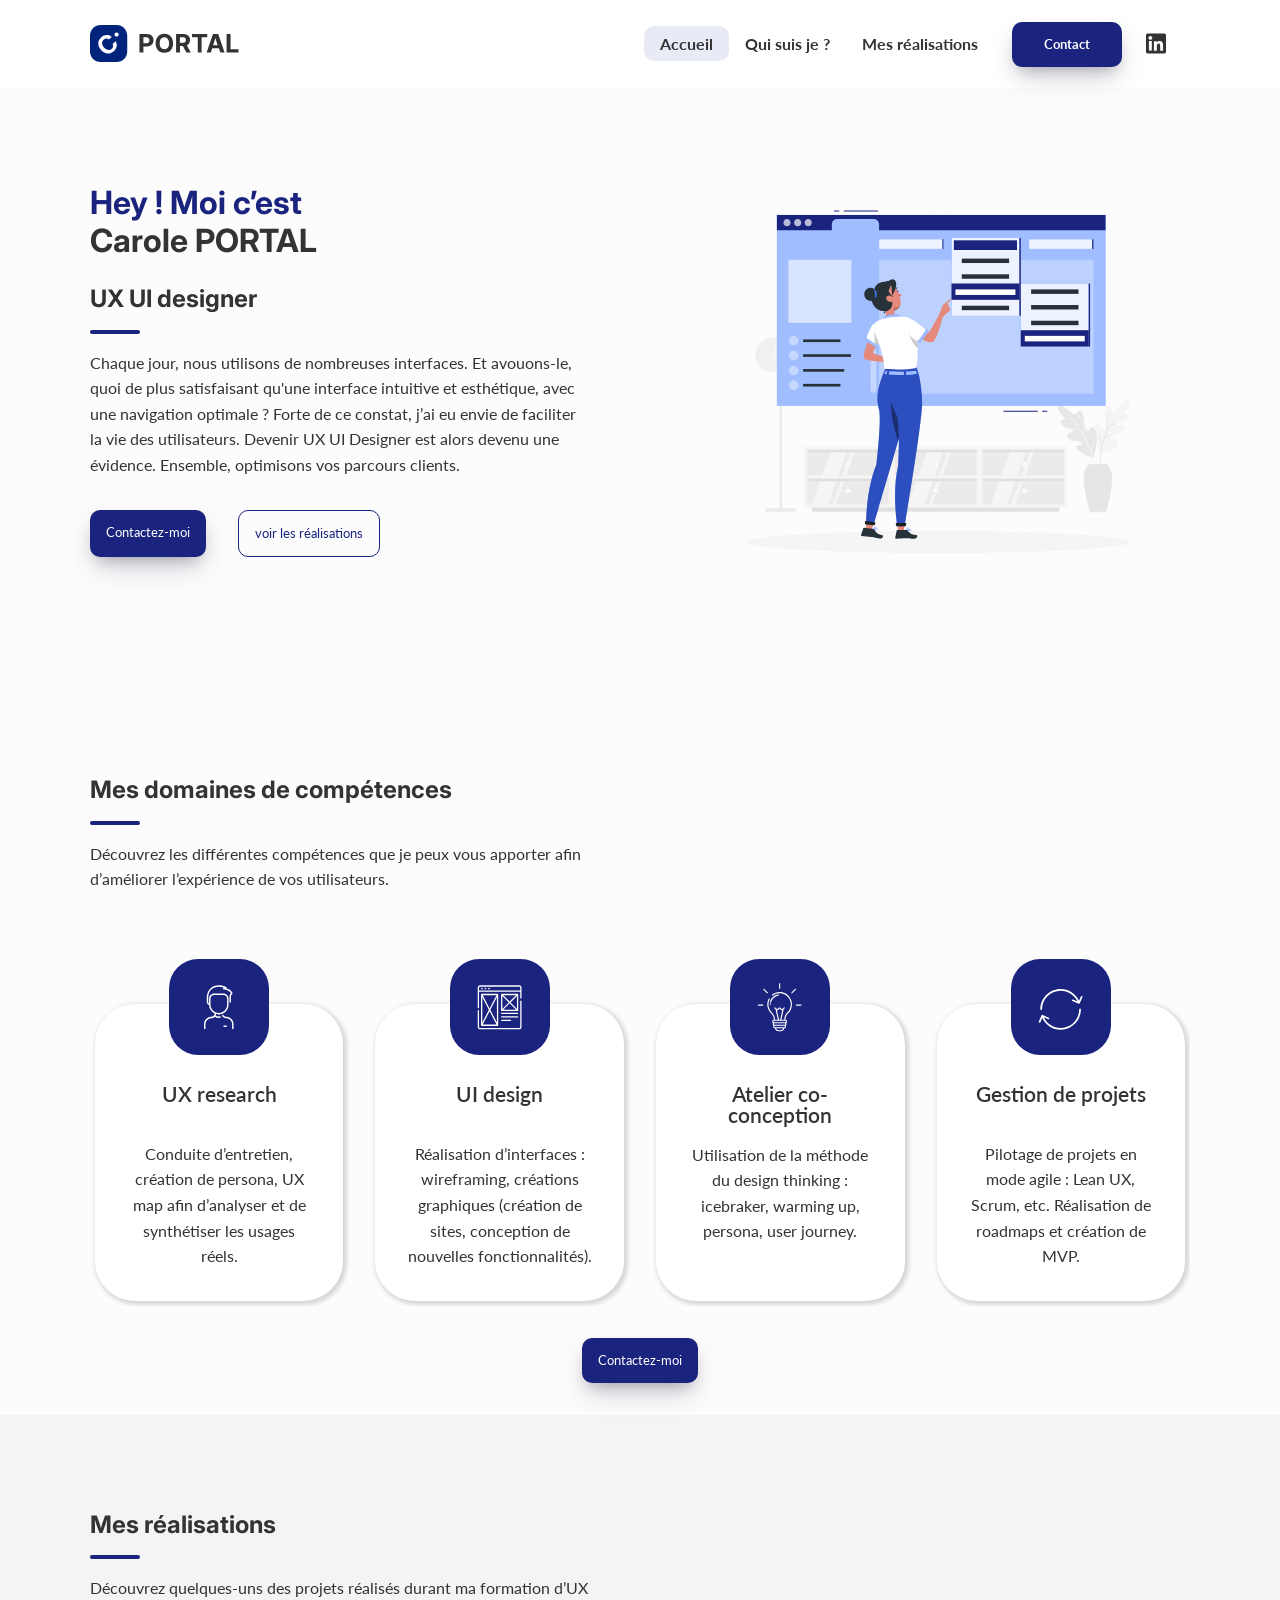
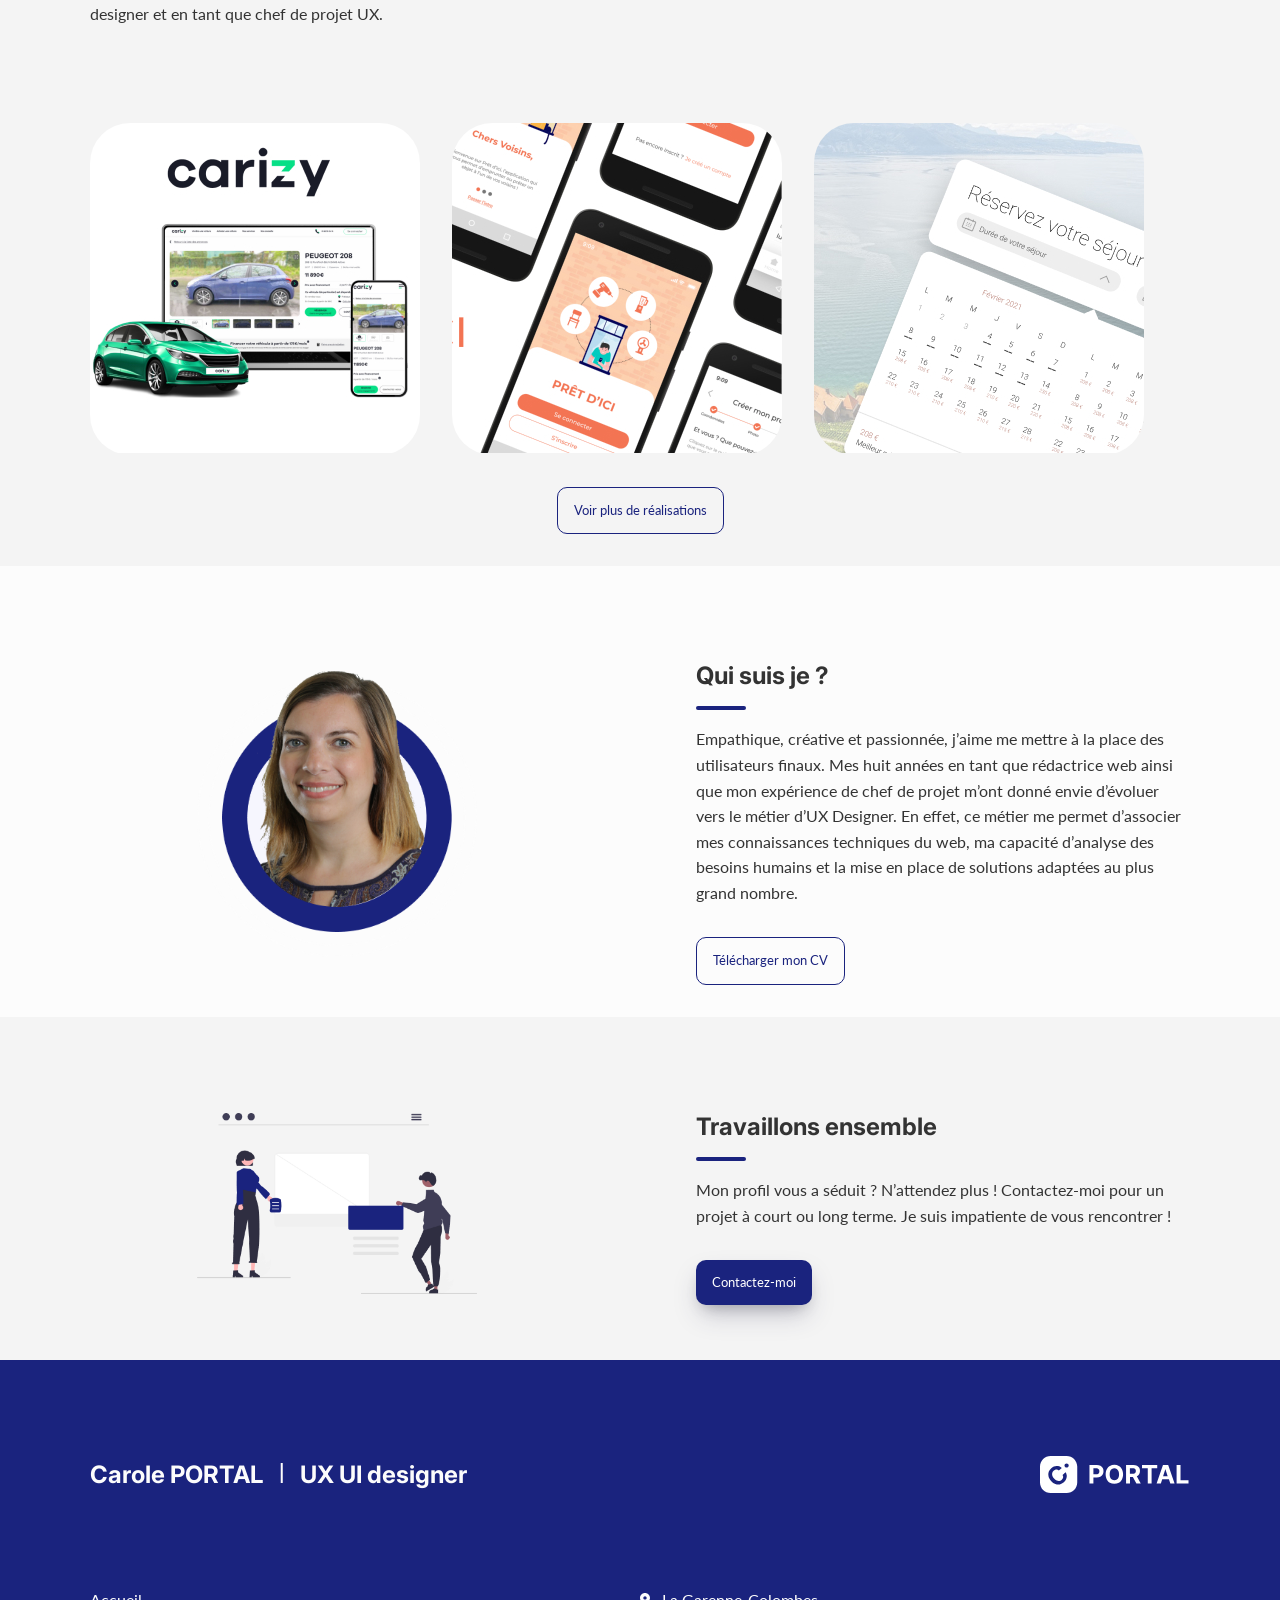
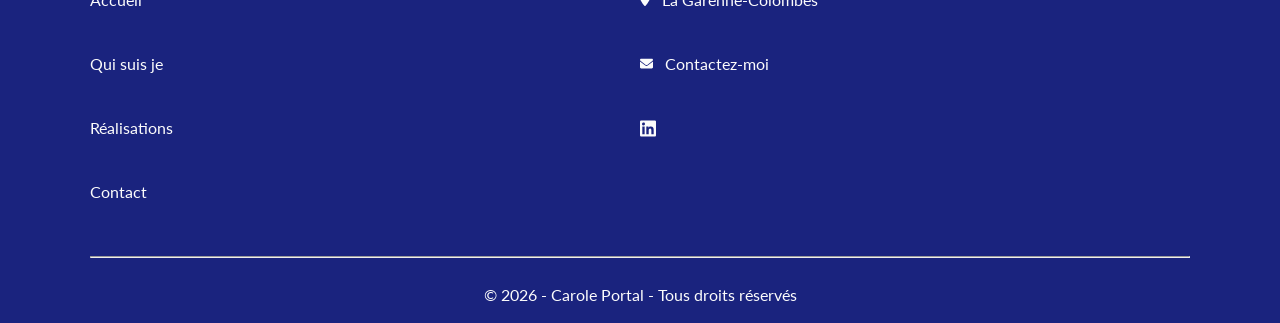
<file: index.html>
<!DOCTYPE html>
<html lang="fr">
	<head>
		<meta charset="UTF-8" />
		<meta http-equiv="X-UA-Compatible" content="IE=edge" />
		<meta name="viewport" content="width=device-width, initial-scale=1.0" />
		<title>Carole PORTAL | UX-UI Designer | Portfolio</title>
		<meta
			name="description"
			content="UX UI designer, je construis des interfaces (web, mobile, application etc.) répondant aux besoins des utilisateurs. Découvrez l'ensemble de mes réalisations."
		/>
		<meta
			name="keywords"
			content="ux, ui, designer, design, experience, utilisateur, interface, graphique"
		/>
		<meta name="language" content="fr" />
		<meta name="robots" content="index,follow" />
		<meta name="revisit-after" content="7 days" />
		<meta name="author" content="Carole Portal" />
		<meta name="copyright" content="2023, Carole Portal" />
		<meta name="geo.region" content="France" />
		<meta name="geo.placename" content="Puteaux" />
		<meta name="geo.position" content="48.884748;2.23964" />
		<meta name="ICBM" content="48.884748, 2.23964" />
		<meta name="googlebot" content="index,follow" />
		<meta name="bingbot" content="index,follow" />
		<!-- Facebook -->
		<meta
			property="og:title"
			content="Carole PORTAL, UX-UI Designer mon portfolio"
		/>
		<meta property="og:type" content="Website" />
		<meta property="og:url" content="https://caroleportal.github.io" />
		<meta
			property="og:image"
			content="https://caroleportal.github.io/assets/img/opengraph/fb/logo_carole_portal.jpg"
		/>
		<meta
			property="og:description"
			content="UX UI designer, je construis vos interfaces."
		/>
		<meta property="og:image:width" content="1200" />
		<meta property="og:image:height" content="630" />
		<meta property="og:site_name" content="Carole Portal UX UI Designer" />
		<meta property="og:locale" content="fr_FR" />
		<!-- Twitter -->
		<meta property="twitter:card" content="summary" />
		<meta property="twitter:title" content="Carole Portal, UX UI Designer" />
		<meta
			property="twitter:description"
			content="Présentation du  portfolio de Carole Portal, UX UI Designer"
		/>
		<meta
			property="twitter:image"
			content="https://caroleportal.github.io/assets/img/opengraph/twitter/logo_carole_portal.jpg"
		/>
		<meta property="twitter:site" content="Carole Portal" />
		<meta property="twitter:creator" content="Carole Portal" />
		<!--  -->
		<link rel="stylesheet" href="./assets/styles/style.css" />
		<link
			rel="shortcut icon"
			href="./assets/img/favicon.svg"
			type="image/x-icon"
		/>
	</head>
	<body>
		<!-- Navbar -->
		<nav class="navbar">
			<div class="container">
				<div class="content">
					<div class="logo">
						<a href="https://caroleportal.github.io/">
							<img src="/assets/img/Logo_PORTAL.svg" alt="Logo Carole Portal" />
						</a>
					</div>
					<div id="Link" class="navLink">
						<ul>
							<li class="">
								<a class="navBtn navActive" href="/index.html">Accueil</a>
							</li>
							<li class="">
								<a class="navBtn" href="/qui-suis-je.html">Qui suis je ?</a>
							</li>
							<li class="">
								<a class="navBtn" href="/realisations.html">Mes réalisations</a>
							</li>
							<li class="contact">
								<a href="/contact.html">Contact</a>
							</li>
							<li>
								<a
									href="https://www.linkedin.com/in/carole-portal-0603b5bb/"
									target="_blank"
								>
									<img src="./assets/img/linkedin.svg" alt="Logo Linkedin" />
								</a>
							</li>
						</ul>
					</div>
					<div id="BurgerMenu" class="navLinkMobile">
						<span></span>
						<span></span>
						<span></span>
					</div>
				</div>
			</div>
		</nav>
		<main>
			<!-- Section 1 -->
			<section class="container">
				<div class="flex section-1">
					<div class="section-1-txt">
						<h1><span>Hey ! Moi c’est </span> Carole PORTAL</h1>
						<h2>UX UI designer</h2>
						<div class="separateur"></div>
						<p>
							Chaque jour, nous utilisons de nombreuses interfaces. Et
							avouons-le, quoi de plus satisfaisant qu'une interface intuitive
							et esthétique, avec une navigation optimale ? Forte de ce constat,
							j’ai eu envie de faciliter la vie des utilisateurs. Devenir UX UI
							Designer est alors devenu une évidence. Ensemble, optimisons vos
							parcours clients.
						</p>
						<div class="section-btn">
							<a href="/contact.html" class="contact">Contactez-moi</a>
							<a href="/realisations.html" class="btn-outline"
								>voir les réalisations</a
							>
						</div>
					</div>
					<div class="section-1-img">
						<img
							src="./assets/img/image-section-1.svg"
							alt="illustration bleue représentant un ux designer"
						/>
					</div>
				</div>
			</section>
			<!-- Section 2 -->
			<section class="container m-b-2">
				<div class="flex section-1 p-t-0-mobile">
					<div class="section-1-txt">
						<h2>Mes domaines de compétences</h2>
						<div class="separateur"></div>
						<p>
							Découvrez les différentes compétences que je peux vous apporter
							afin d’améliorer l’expérience de vos utilisateurs.
						</p>
					</div>
				</div>
				<div class="section-2">
					<div class="overflow-mobile">
						<div class="card-skill">
							<div class="picto-skill">
								<img src="./assets/img/skill_1.svg" alt="picto ux research" />
							</div>
							<div class="info-skill">
								<h3>UX research</h3>
								<p>
									Conduite d’entretien, création de persona, UX map afin
									d’analyser et de synthétiser les usages réels.
								</p>
							</div>
						</div>
						<div class="card-skill">
							<div class="picto-skill">
								<img src="./assets/img/skill_2.svg" alt="picto ui design" />
							</div>
							<div class="info-skill">
								<h3>UI design</h3>
								<p>
									Réalisation d’interfaces : wireframing, créations graphiques
									(création de sites, conception de nouvelles fonctionnalités).
								</p>
							</div>
						</div>
						<div class="card-skill">
							<div class="picto-skill">
								<img
									src="./assets/img/skill_3.svg"
									alt="picto atelier conception"
								/>
							</div>
							<div class="info-skill">
								<h3>Atelier co-conception</h3>
								<p>
									Utilisation de la méthode du design thinking : icebraker,
									warming up, persona, user journey.
								</p>
							</div>
						</div>
						<div class="card-skill">
							<div class="picto-skill">
								<img
									src="./assets/img/skill_4.svg"
									alt="picto gestion de projet"
								/>
							</div>
							<div class="info-skill">
								<h3>Gestion de projets</h3>
								<p>
									Pilotage de projets en mode agile : Lean UX, Scrum, etc.
									Réalisation de roadmaps et création de MVP.
								</p>
							</div>
						</div>
					</div>
					<div class="section-btn center-btn">
						<a href="/contact.html" class="contact">Contactez-moi</a>
					</div>
				</div>
			</section>
			<!-- Section 3 -->
			<section class="bg-grey p-b-2">
				<div class="container">
					<div class="flex section-1">
						<div class="section-1-txt">
							<h2>Mes réalisations</h2>
							<div class="separateur"></div>
							<p>
								Découvrez quelques-uns des projets réalisés durant ma formation
								d’UX designer et en tant que chef de projet UX.
							</p>
						</div>
					</div>
					<div class="section-1">
						<div class="flex-work">
							<!-- travaux 1 -->
							<div class="content-work">
								<a href="/work-carizy.html">
									<div class="content-overlay-work"></div>
									<img
										class="content-image"
										src="/assets/img/work-carizy.jpg"
										alt="voiture verte et mockup écran desktop et mobile"
									/>
									<div class="content-details fadeIn-bottom">
										<div class="separateur-white"></div>
										<h3 class="content-title">CARIZY</h3>
										<p class="content-text">Refonte de la page annonce</p>
									</div>
								</a>
							</div>
							<!-- travaux 2 -->
							<div class="content-work">
								<a href="/work-pret-d-ici.html">
									<div class="content-overlay-work"></div>
									<img
										class="content-image"
										src="/assets/img/work-pret-d-ici.jpg"
										alt="mockup de l’application mobile prêt d’ici"
									/>
									<div class="content-details fadeIn-bottom">
										<div class="separateur-white"></div>
										<h3 class="content-title">PRÊT D'ICI</h3>
										<p class="content-text">Application mobile</p>
									</div>
								</a>
							</div>
							<!-- travaux 3 -->
							<div class="content-work">
								<a href="/work-ermitage.html">
									<div class="content-overlay-work"></div>
									<img
										class="content-image"
										src="/assets/img/work-ermitage.jpg"
										alt="illustration du projet Ermitage représentant un calendrier de réservation en ligne"
									/>
									<div class="content-details fadeIn-bottom">
										<div class="separateur-white"></div>
										<h3 class="content-title">HÔTEL ERMITAGE</h3>
										<p class="content-text">
											Faire évoluer un service existant
										</p>
									</div>
								</a>
							</div>
						</div>
						<div class="section-btn center-btn">
							<a href="/realisations.html" class="btn-outline"
								>Voir plus de réalisations</a
							>
						</div>
					</div>
				</div>
			</section>
			<!-- Section 4 -->
			<section class="container p-b-2">
				<div class="section-1 flex p-t-1-mobile">
					<div class="section-1-img">
						<div class="photo-profil">
							<img
								src="/assets/img/Photo-carole.png"
								alt="photo Carole PORTAL"
							/>
						</div>
					</div>
					<div class="section-1-txt">
						<h2>Qui suis je ?</h2>
						<div class="separateur"></div>
						<p>
							Empathique, créative et passionnée, j’aime me mettre à la place
							des utilisateurs finaux. Mes huit années en tant que rédactrice
							web ainsi que mon expérience de chef de projet m’ont donné envie
							d’évoluer vers le métier d’UX Designer. En effet, ce métier me
							permet d’associer mes connaissances techniques du web, ma capacité
							d’analyse des besoins humains et la mise en place de solutions
							adaptées au plus grand nombre.
						</p>
						<div class="section-btn">
							<a
								class="btn-outline txt-btn-center"
								href="/assets/cv/CV-Carole_Portal-UX-UI-Designer.pdf"
								target="_blank"
								>Télécharger mon CV</a
							>
						</div>
					</div>
				</div>
			</section>
			<!-- Section 5 -->
			<section class="bg-grey p-b-2">
				<div class="container">
					<div class="section-1 flex">
						<div class="section-1-img">
							<div class="photo-profil p-b-2">
								<img
									src="/assets/img/travaillons-ensemble.png"
									alt="illustration bleue représentant deux personnages travaillant ensemble"
								/>
							</div>
						</div>
						<div class="section-1-txt">
							<h2>Travaillons ensemble</h2>
							<div class="separateur"></div>
							<p>
								Mon profil vous a séduit ? N’attendez plus ! Contactez-moi pour
								un projet à court ou long terme. Je suis impatiente de vous
								rencontrer !
							</p>
							<div class="section-btn">
								<a href="/contact.html" class="contact">Contactez-moi</a>
							</div>
						</div>
					</div>
				</div>
			</section>
		</main>
		<footer class="footer">
			<div class="container">
				<div class="section-1 flex-footer">
					<div class="title-footer">
						<h2>Carole PORTAL</h2>
						<span class="pipe">|</span>
						<h2>UX UI designer</h2>
					</div>
					<div class="logo-footer">
						<img
							src="/assets/img/Logo_white_PORTAL.svg"
							alt="logo Carole Portal en blanc"
						/>
					</div>
				</div>
				<div class="section-1 content-link-contact">
					<div class="content-link">
						<ul>
							<li><a href="#">Accueil</a></li>
							<li><a href="/qui-suis-je.html">Qui suis je</a></li>
							<li><a href="/realisations.html">Réalisations</a></li>
							<li><a href="/contact.html">Contact</a></li>
						</ul>
					</div>
					<div class="content-contact">
						<ul>
							<li>
								<a href="#">
									<img
										src="/assets/img/location-dot.svg"
										alt="Picto localisation"
									/>
									La Garenne-Colombes</a
								>
							</li>
							<li>
								<a href="mailto:portalcarol@gmail.com" target="_blank"
									><img src="/assets/img/envelope.svg" alt="Picto enveloppe" />
									Contactez-moi</a
								>
							</li>
							<li>
								<a
									href="https://www.linkedin.com/in/carole-portal-0603b5bb/"
									target="_blank"
								>
									<img
										src="/assets/img/linkedin_white.svg"
										alt="Picto Linkedin"
								/></a>
							</li>
						</ul>
					</div>
				</div>
				<hr />
				<div class="copyright">
					<p>
						© <span id="copy"></span> - Carole Portal - Tous droits réservés
					</p>
				</div>
			</div>
		</footer>
		<button class="scrollToTopBtn">
			<img src="/assets/img/caret-up.svg" alt="Flêche vers le haut" />
		</button>
		<script src="/assets/js/script.js"></script>
	</body>
</html>
</file>
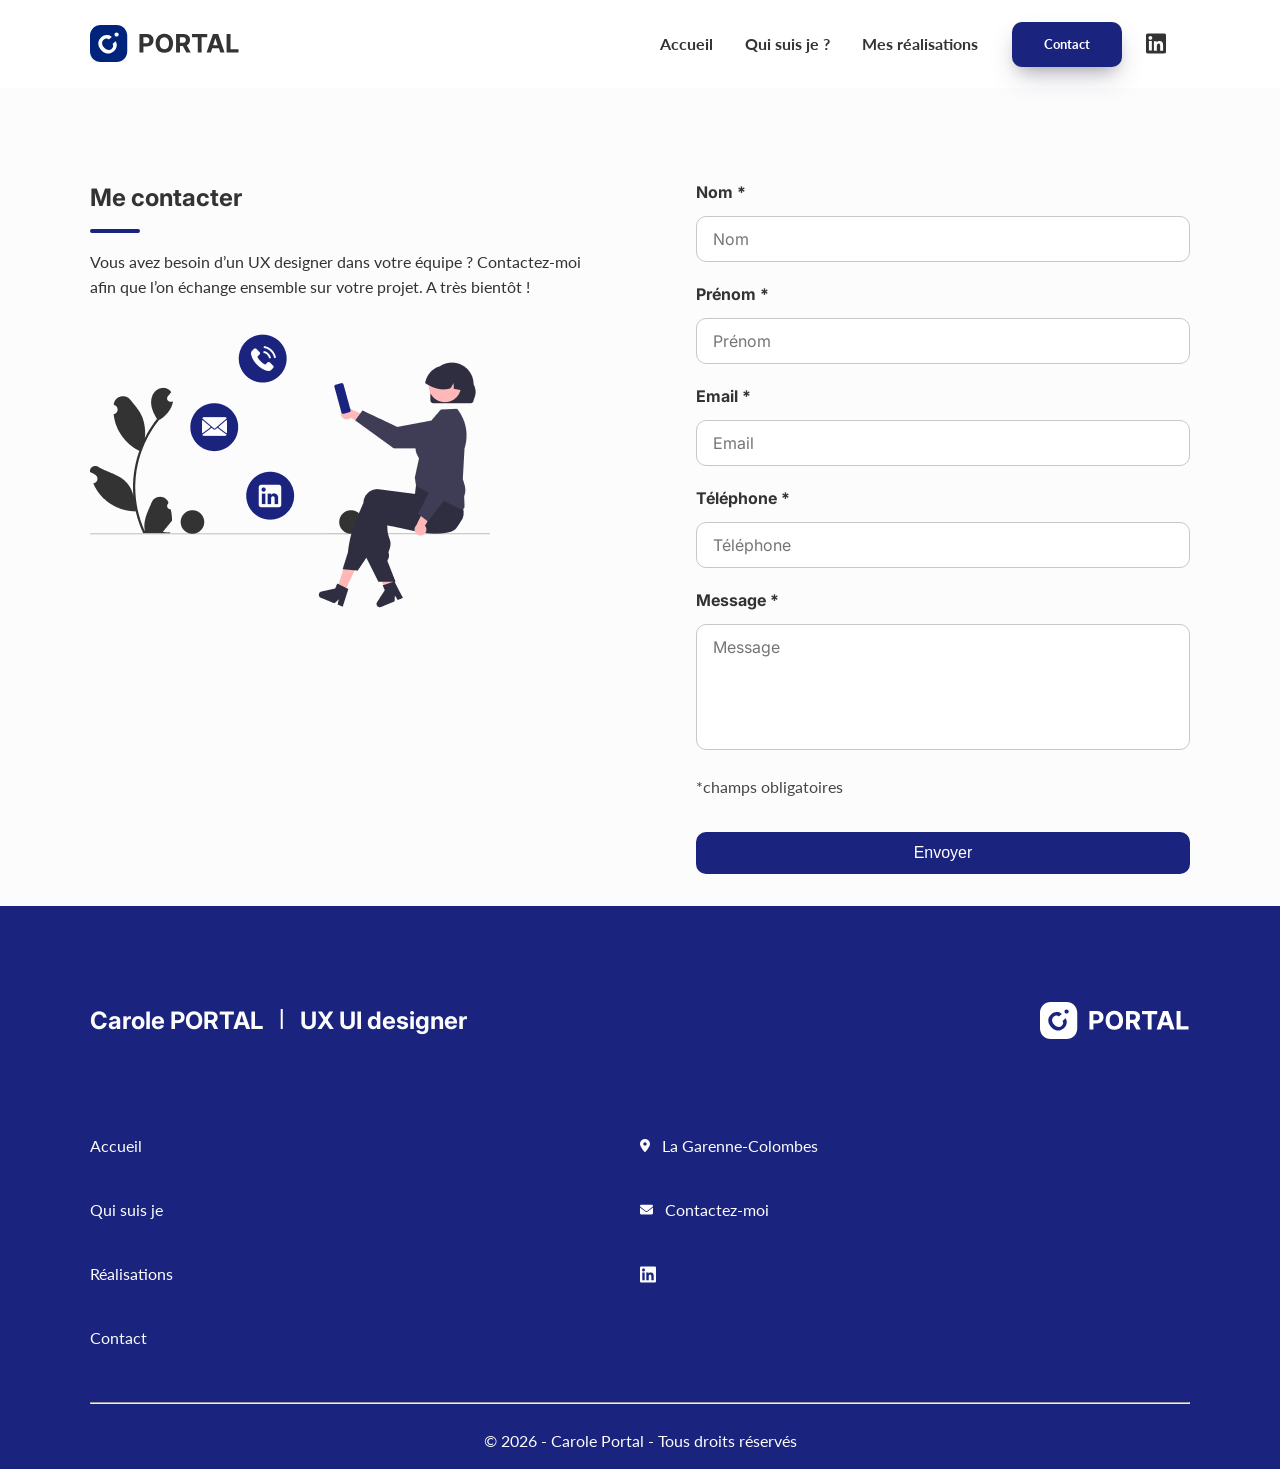
<file: contact.html>
<!DOCTYPE html>
<html lang="fr">
	<head>
		<meta charset="UTF-8" />
		<meta http-equiv="X-UA-Compatible" content="IE=edge" />
		<meta name="viewport" content="width=device-width, initial-scale=1.0" />
		<title>Carole PORTAL | UX-UI Designer | contact</title>
		<meta
			name="description"
			content="Vous avez besoin d’un UX designer dans votre équipe ? Contactez-moi afin que l’on échange ensemble sur votre projet. A très bientôt !"
		/>
		<meta
			name="keywords"
			content="ux, ui, designer, design, experience, utilisateur, interface, graphique"
		/>
		<meta name="language" content="fr" />
		<meta name="robots" content="index,follow" />
		<meta name="revisit-after" content="7 days" />
		<meta name="author" content="Carole Portal" />
		<meta name="copyright" content="2023, Carole Portal" />
		<meta name="geo.region" content="France" />
		<meta name="geo.placename" content="Puteaux" />
		<meta name="geo.position" content="48.884748;2.23964" />
		<meta name="ICBM" content="48.884748, 2.23964" />
		<meta name="googlebot" content="index,follow" />
		<meta name="bingbot" content="index,follow" />
		<!-- Facebook -->
		<meta
			property="og:title"
			content="Carole PORTAL, UX-UI Designer mon portfolio"
		/>
		<meta property="og:type" content="Website" />
		<meta property="og:url" content="https://caroleportal.github.io" />
		<meta
			property="og:image"
			content="https://caroleportal.github.io/assets/img/opengraph/fb/logo_carole_portal.jpg"
		/>
		<meta
			property="og:description"
			content="UX UI designer, je construis vos interfaces."
		/>
		<meta property="og:image:width" content="1200" />
		<meta property="og:image:height" content="630" />
		<meta property="og:site_name" content="Carole Portal UX UI Designer" />
		<meta property="og:locale" content="fr_FR" />
		<!-- Twitter -->
		<meta property="twitter:card" content="summary" />
		<meta property="twitter:title" content="Carole Portal, UX UI Designer" />
		<meta
			property="twitter:description"
			content="Présentation du  portfolio de Carole Portal, UX UI Designer"
		/>
		<meta
			property="twitter:image"
			content="https://caroleportal.github.io/assets/img/opengraph/twitter/logo_carole_portal.jpg"
		/>
		<meta property="twitter:site" content="Carole Portal" />
		<meta property="twitter:creator" content="Carole Portal" />
		<!--  -->
		<link rel="stylesheet" href="./assets/styles/style.css" />
		<link
			rel="shortcut icon"
			href="./assets/img/favicon.svg"
			type="image/x-icon"
		/>
	</head>
	<body>
		<!-- Navbar -->
		<nav class="navbar">
			<div class="container">
				<div class="content">
					<div class="logo">
						<a href="https://caroleportal.github.io/">
							<img src="/assets/img/Logo_PORTAL.svg" alt="Logo Carole Portal" />
						</a>
					</div>
					<div id="Link" class="navLink">
						<ul>
							<li class="">
								<a class="navBtn" href="/index.html">Accueil</a>
							</li>
							<li class="">
								<a class="navBtn" href="/qui-suis-je.html">Qui suis je ?</a>
							</li>
							<li class="">
								<a class="navBtn" href="/realisations.html">Mes réalisations</a>
							</li>
							<li class="contact">
								<a href="/contact.html">Contact</a>
							</li>
							<li>
								<a
									href="https://www.linkedin.com/in/carole-portal-0603b5bb/"
									target="_blank"
								>
									<img src="./assets/img/linkedin.svg" alt="Logo Linkedin" />
								</a>
							</li>
						</ul>
					</div>
					<div id="BurgerMenu" class="navLinkMobile">
						<span></span>
						<span></span>
						<span></span>
					</div>
				</div>
			</div>
		</nav>
		<main>
			<section class="container p-b-2">
				<div class="section-1 flex p-t-1-mobile">
					<div class="section-1-txt">
						<h2>Me contacter</h2>
						<div class="separateur"></div>
						<p class="m-b-2">
							Vous avez besoin d’un UX designer dans votre équipe ?
							Contactez-moi afin que l’on échange ensemble sur votre projet. A
							très bientôt !
						</p>
						<div class="m-t-2 desktop-img">
							<img
								src="/assets/img/image-contact.png"
								alt="image de prise de contact"
							/>
						</div>
					</div>
					<div class="section-1-txt">
						<form
							method="post"
							action="https://forms.un-static.com/forms/2217e64a544c3caa7a32423b4a8207d95fa7d83b"
						>
							<div class="label-input">
								<label for="name">Nom *</label>
								<input
									type="text"
									id="name"
									name="name"
									placeholder="Nom"
									required
								/>
							</div>
							<div class="label-input">
								<label for="lastname">Prénom *</label>
								<input
									type="text"
									id="lastname"
									name="lastname"
									placeholder="Prénom"
									required
								/>
							</div>
							<div class="label-input">
								<label for="email">Email *</label>
								<input
									type="email"
									id="email"
									name="email"
									placeholder="Email"
									required
								/>
							</div>
							<div class="label-input">
								<label for="tel">Téléphone *</label>
								<input
									type="text"
									id="tel"
									name="tel"
									placeholder="Téléphone"
									required
								/>
							</div>
							<div class="label-input">
								<label for="message">Message *</label>
								<textarea
									type="text"
									id="message"
									name="message"
									placeholder="Message"
									rows="5"
									required
								></textarea>
							</div>
							<p>*champs obligatoires</p>
							<div class="m-t-2">
								<button name="submit" type="submit">Envoyer</button>
							</div>
						</form>
						<div class="m-t-4 mobile-img">
							<img
								src="/assets/img/image-contact.png"
								alt="image de prise de contact"
							/>
						</div>
					</div>
				</div>
			</section>
		</main>
		<footer class="footer">
			<div class="container">
				<div class="section-1 flex-footer">
					<div class="title-footer">
						<h2>Carole PORTAL</h2>
						<span class="pipe">|</span>
						<h2>UX UI designer</h2>
					</div>
					<div class="logo-footer">
						<img
							src="/assets/img/Logo_white_PORTAL.svg"
							alt="logo Carole Portal en blanc"
						/>
					</div>
				</div>
				<div class="section-1 content-link-contact">
					<div class="content-link">
						<ul>
							<li><a href="#">Accueil</a></li>
							<li><a href="/qui-suis-je.html">Qui suis je</a></li>
							<li><a href="/realisations.html">Réalisations</a></li>
							<li><a href="/contact.html">Contact</a></li>
						</ul>
					</div>
					<div class="content-contact">
						<ul>
							<li>
								<a href="#">
									<img
										src="/assets/img/location-dot.svg"
										alt="Picto localisation"
									/>
									La Garenne-Colombes</a
								>
							</li>
							<li>
								<a href="mailto:portalcarol@gmail.com" target="_blank"
									><img src="/assets/img/envelope.svg" alt="Picto enveloppe" />
									Contactez-moi</a
								>
							</li>
							<li>
								<a
									href="https://www.linkedin.com/in/carole-portal-0603b5bb/"
									target="_blank"
								>
									<img
										src="/assets/img/linkedin_white.svg"
										alt="Picto Linkedin"
								/></a>
							</li>
						</ul>
					</div>
				</div>
				<hr />
				<div class="copyright">
					<p>
						© <span id="copy"></span> - Carole Portal - Tous droits réservés
					</p>
				</div>
			</div>
		</footer>
		<button class="scrollToTopBtn">
			<img src="/assets/img/caret-up.svg" alt="Flêche vers le haut" />
		</button>
		<script src="/assets/js/script.js"></script>
	</body>
</html>
</file>
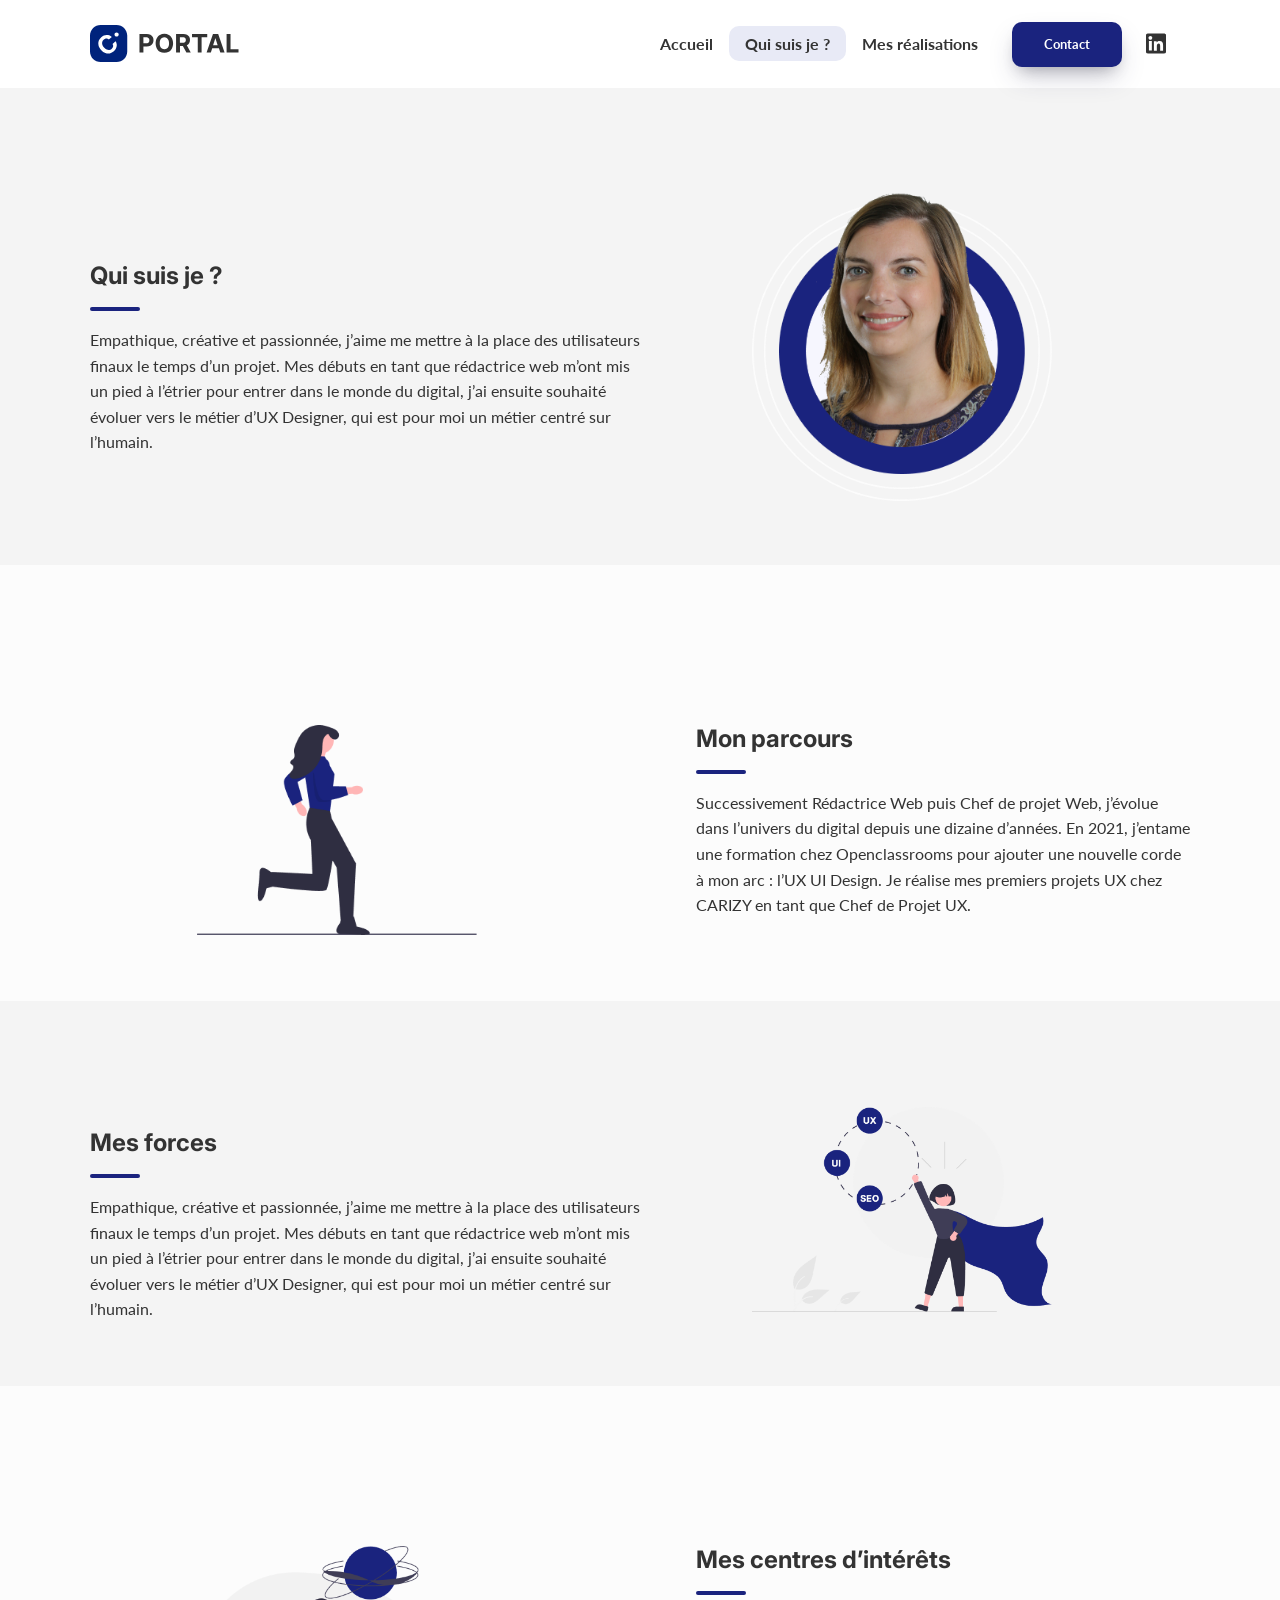
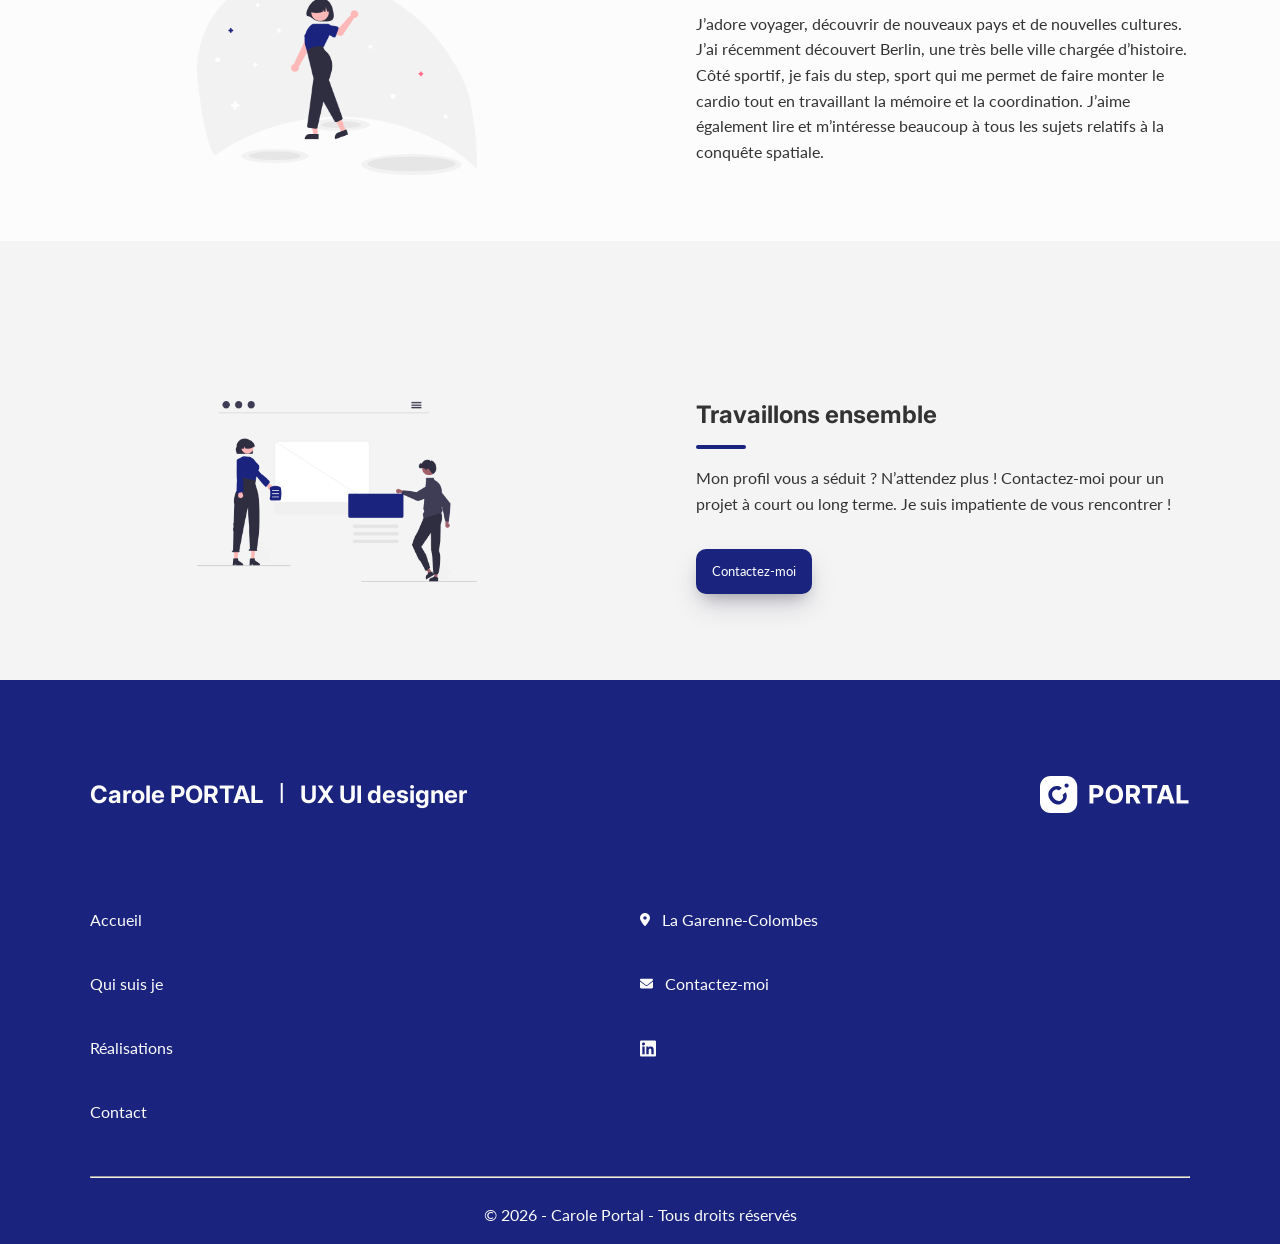
<file: qui-suis-je.html>
<!DOCTYPE html>
<html lang="fr">
	<head>
		<meta charset="UTF-8" />
		<meta http-equiv="X-UA-Compatible" content="IE=edge" />
		<meta name="viewport" content="width=device-width, initial-scale=1.0" />
		<title>Carole PORTAL | UX-UI Designer | qui-suis-je ?</title>
		<meta
			name="description"
			content="Découvrez mon parcours, mes forces et mes centres d’intérêt. Mon parcours vous intéresse ? Travaillons ensemble."
		/>
		<meta
			name="keywords"
			content="ux, ui, designer, design, experience, utilisateur, interface, graphique"
		/>
		<meta name="language" content="fr" />
		<meta name="robots" content="index,follow" />
		<meta name="revisit-after" content="7 days" />
		<meta name="author" content="Carole Portal" />
		<meta name="copyright" content="2023, Carole Portal" />
		<meta name="geo.region" content="France" />
		<meta name="geo.placename" content="Puteaux" />
		<meta name="geo.position" content="48.884748;2.23964" />
		<meta name="ICBM" content="48.884748, 2.23964" />
		<meta name="googlebot" content="index,follow" />
		<meta name="bingbot" content="index,follow" />
		<!-- Facebook -->
		<meta
			property="og:title"
			content="Carole PORTAL, UX-UI Designer mon portfolio"
		/>
		<meta property="og:type" content="Website" />
		<meta property="og:url" content="https://caroleportal.github.io" />
		<meta
			property="og:image"
			content="https://caroleportal.github.io/assets/img/opengraph/fb/logo_carole_portal.jpg"
		/>
		<meta
			property="og:description"
			content="UX UI designer, je construis vos interfaces."
		/>
		<meta property="og:image:width" content="1200" />
		<meta property="og:image:height" content="630" />
		<meta property="og:site_name" content="Carole Portal UX UI Designer" />
		<meta property="og:locale" content="fr_FR" />
		<!-- Twitter -->
		<meta property="twitter:card" content="summary" />
		<meta property="twitter:title" content="Carole Portal, UX UI Designer" />
		<meta
			property="twitter:description"
			content="Présentation du  portfolio de Carole Portal, UX UI Designer"
		/>
		<meta
			property="twitter:image"
			content="https://caroleportal.github.io/assets/img/opengraph/twitter/logo_carole_portal.jpg"
		/>
		<meta property="twitter:site" content="Carole Portal" />
		<meta property="twitter:creator" content="Carole Portal" />
		<!--  -->
		<link rel="stylesheet" href="./assets/styles/style.css" />
		<link
			rel="shortcut icon"
			href="./assets/img/favicon.svg"
			type="image/x-icon"
		/>
	</head>
	<body>
		<!-- Navbar -->
		<nav class="navbar">
			<div class="container">
				<div class="content">
					<div class="logo">
						<a href="/index.html">
							<img src="/assets/img/Logo_PORTAL.svg" alt="Logo Carole Portal" />
						</a>
					</div>
					<div id="Link" class="navLink">
						<ul>
							<li class="">
								<a class="navBtn" href="/index.html">Accueil</a>
							</li>
							<li class="">
								<a class="navBtn navActive" href="/qui-suis-je.html"
									>Qui suis je ?</a
								>
							</li>
							<li class="">
								<a class="navBtn" href="/realisations.html">Mes réalisations</a>
							</li>
							<li class="contact">
								<a href="/contact.html">Contact</a>
							</li>
							<li>
								<a
									href="https://www.linkedin.com/in/carole-portal-0603b5bb/"
									target="_blank"
								>
									<img src="./assets/img/linkedin.svg" alt="Logo Linkedin" />
								</a>
							</li>
						</ul>
					</div>
					<div id="BurgerMenu" class="navLinkMobile">
						<span></span>
						<span></span>
						<span></span>
					</div>
				</div>
			</div>
		</nav>
		<main>
			<!-- Section 1 -->
			<section class="grey p-b-4">
				<div class="container">
					<div class="flex section-1 align-center">
						<div class="section-1-txt m-t-2">
							<h2>Qui suis je ?</h2>
							<div class="separateur"></div>
							<div
								class="section-1-img-designer flex align-center mobile-visible"
							>
								<img
									src="./assets/img/Photo-carole.png"
									alt="Catole portal UX UI Designer"
								/>
							</div>
							<p>
								Empathique, créative et passionnée, j’aime me mettre à la place
								des utilisateurs finaux le temps d’un projet. Mes débuts en tant
								que rédactrice web m’ont mis un pied à l’étrier pour entrer dans
								le monde du digital, j’ai ensuite souhaité évoluer vers le
								métier d’UX Designer, qui est pour moi un métier centré sur
								l’humain.
							</p>
						</div>
						<div class="section-1-img-designer desktop-visible">
							<img
								src="./assets/img/Photo-carole.png"
								alt="Carole Portal UX UI Designer"
							/>
						</div>
					</div>
				</div>
			</section>
			<!-- Section 2 -->
			<section class="container p-t-4 p-b-4">
				<div class="section-1 flex p-t-0-mobile">
					<div class="section-1-img desktop-visible">
						<div class="photo-profil">
							<img
								src="/assets/img/qui-suis-je-image-1.png"
								alt="Illustration d'une personne qui cours"
							/>
						</div>
					</div>
					<div class="section-1-txt">
						<h2>Mon parcours</h2>
						<div class="separateur"></div>
						<div class="section-1-img mobile-visible m-b-2">
							<div class="photo-profil">
								<img
									src="/assets/img/qui-suis-je-image-1.png"
									alt="Illustration d'une personne qui cours"
								/>
							</div>
						</div>
						<p>
							Successivement Rédactrice Web puis Chef de projet Web, j’évolue
							dans l’univers du digital depuis une dizaine d’années. En 2021,
							j’entame une formation chez Openclassrooms pour ajouter une
							nouvelle corde à mon arc : l’UX UI Design. Je réalise mes premiers
							projets UX chez CARIZY en tant que Chef de Projet UX.
						</p>
					</div>
				</div>
			</section>
			<!-- Section 3 -->
			<section class="grey p-b-4">
				<div class="container">
					<div class="flex section-1 align-center p-t-1-mobile">
						<div class="section-1-txt m-t-2">
							<h2>Mes forces</h2>
							<div class="separateur"></div>
							<div
								class="section-1-img-designer flex align-center mobile-visible m-b-2"
							>
								<img
									src="./assets/img/qui-suis-je-image-2.png"
									alt="Illustration d'un super-héros"
								/>
							</div>
							<p>
								Empathique, créative et passionnée, j’aime me mettre à la place
								des utilisateurs finaux le temps d’un projet. Mes débuts en tant
								que rédactrice web m’ont mis un pied à l’étrier pour entrer dans
								le monde du digital, j’ai ensuite souhaité évoluer vers le
								métier d’UX Designer, qui est pour moi un métier centré sur
								l’humain.
							</p>
						</div>
						<div class="section-1-img-designer desktop-visible">
							<img
								src="./assets/img/qui-suis-je-image-2.png"
								alt="Illustration d'un super-héros"
							/>
						</div>
					</div>
				</div>
			</section>
			<!-- Section 4 -->
			<section class="container p-t-4 p-b-4">
				<div class="section-1 flex p-t-0-mobile">
					<div class="section-1-img desktop-visible">
						<div class="photo-profil">
							<img
								src="/assets/img/qui-suis-je-image-3.png"
								alt="Illustration d'une personne qui cours"
							/>
						</div>
					</div>
					<div class="section-1-txt">
						<h2>Mes centres d’intérêts</h2>
						<div class="separateur"></div>
						<div class="section-1-img mobile-visible m-b-2">
							<div class="photo-profil">
								<img
									src="/assets/img/qui-suis-je-image-3.png"
									alt="Illustration d'une personne qui cours"
								/>
							</div>
						</div>
						<p>
							J’adore voyager, découvrir de nouveaux pays et de nouvelles
							cultures. J’ai récemment découvert Berlin, une très belle ville
							chargée d’histoire. Côté sportif, je fais du step, sport qui me
							permet de faire monter le cardio tout en travaillant la mémoire et
							la coordination. J’aime également lire et m’intéresse beaucoup à
							tous les sujets relatifs à la conquête spatiale.
						</p>
					</div>
				</div>
			</section>
			<!-- Section 5 -->
			<section class="bg-grey p-t-4 p-b-4">
				<div class="container">
					<div class="section-1 flex">
						<div class="section-1-img">
							<div class="photo-profil p-b-2">
								<img
									src="/assets/img/travaillons-ensemble.png"
									alt="Photo de bureau"
								/>
							</div>
						</div>
						<div class="section-1-txt">
							<h2>Travaillons ensemble</h2>
							<div class="separateur"></div>
							<p>
								Mon profil vous a séduit ? N’attendez plus ! Contactez-moi pour
								un projet à court ou long terme. Je suis impatiente de vous
								rencontrer !
							</p>
							<div class="section-btn">
								<a href="/contact.html" class="contact">Contactez-moi</a>
							</div>
						</div>
					</div>
				</div>
			</section>
		</main>
		<footer class="footer">
			<div class="container">
				<div class="section-1 flex-footer">
					<div class="title-footer">
						<h2>Carole PORTAL</h2>
						<span class="pipe">|</span>
						<h2>UX UI designer</h2>
					</div>
					<div class="logo-footer">
						<img
							src="/assets/img/Logo_white_PORTAL.svg"
							alt="logo Carole Portal en blanc"
						/>
					</div>
				</div>
				<div class="section-1 content-link-contact">
					<div class="content-link">
						<ul>
							<li><a href="#">Accueil</a></li>
							<li><a href="/qui-suis-je.html">Qui suis je</a></li>
							<li><a href="/realisations.html">Réalisations</a></li>
							<li><a href="/contact.html">Contact</a></li>
						</ul>
					</div>
					<div class="content-contact">
						<ul>
							<li>
								<a href="#">
									<img
										src="/assets/img/location-dot.svg"
										alt="Picto localisation"
									/>
									La Garenne-Colombes</a
								>
							</li>
							<li>
								<a href="mailto:portalcarol@gmail.com" target="_blank"
									><img src="/assets/img/envelope.svg" alt="Picto enveloppe" />
									Contactez-moi</a
								>
							</li>
							<li>
								<a
									href="https://www.linkedin.com/in/carole-portal-0603b5bb/"
									target="_blank"
								>
									<img
										src="/assets/img/linkedin_white.svg"
										alt="Picto Linkedin"
								/></a>
							</li>
						</ul>
					</div>
				</div>
				<hr />
				<div class="copyright">
					<p>
						© <span id="copy"></span> - Carole Portal - Tous droits réservés
					</p>
				</div>
			</div>
		</footer>
		<button class="scrollToTopBtn">
			<img src="/assets/img/caret-up.svg" alt="Flêche vers le haut" />
		</button>
		<script src="/assets/js/script.js"></script>
	</body>
</html>
</file>
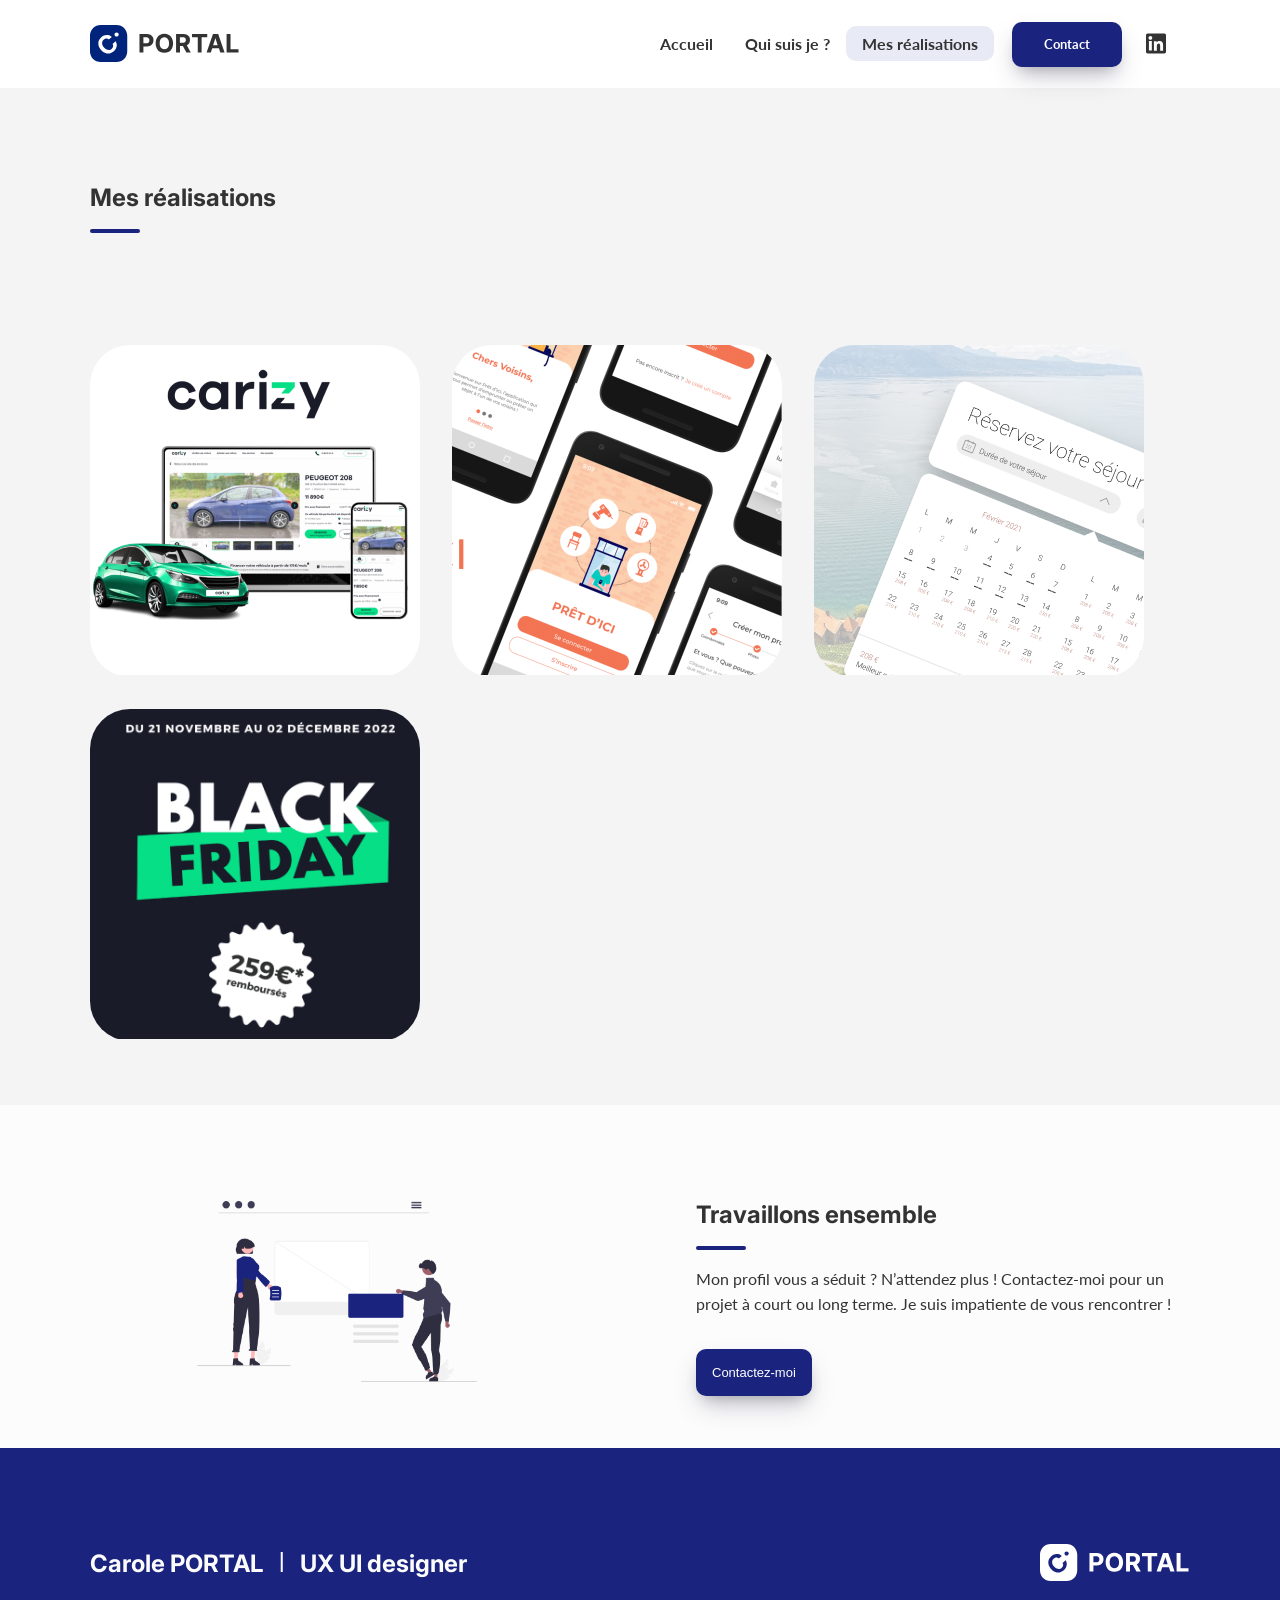
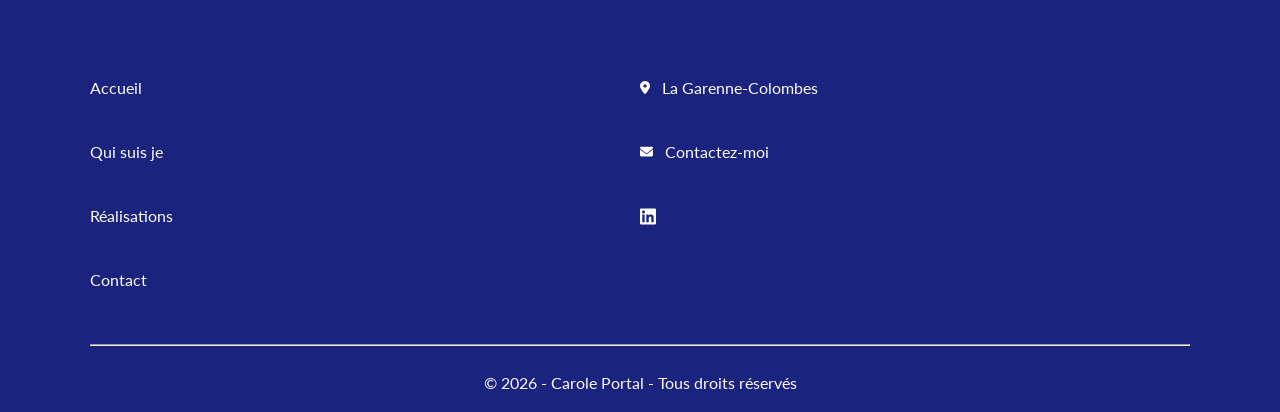
<file: realisations.html>
<!DOCTYPE html>
<html lang="fr">
	<head>
		<meta charset="UTF-8" />
		<meta http-equiv="X-UA-Compatible" content="IE=edge" />
		<meta name="viewport" content="width=device-width, initial-scale=1.0" />
		<title>Carole PORTAL | UX-UI Designer | Réalisations</title>
		<meta
			name="description"
			content="Découvrez l'ensemble de mes réalisations : prototypage d’applications mobile, optimisation de parcours clients…"
		/>
		<meta
			name="keywords"
			content="ux, ui, designer, design, experience, utilisateur, interface, graphique"
		/>
		<meta name="language" content="fr" />
		<meta name="robots" content="index,follow" />
		<meta name="revisit-after" content="7 days" />
		<meta name="author" content="Carole Portal" />
		<meta name="copyright" content="2023, Carole Portal" />
		<meta name="geo.region" content="France" />
		<meta name="geo.placename" content="Puteaux" />
		<meta name="geo.position" content="48.884748;2.23964" />
		<meta name="ICBM" content="48.884748, 2.23964" />
		<meta name="googlebot" content="index,follow" />
		<meta name="bingbot" content="index,follow" />
		<!-- Facebook -->
		<meta
			property="og:title"
			content="Carole PORTAL, UX-UI Designer mon portfolio"
		/>
		<meta property="og:type" content="Website" />
		<meta property="og:url" content="https://caroleportal.github.io" />
		<meta
			property="og:image"
			content="https://caroleportal.github.io/assets/img/opengraph/fb/logo_carole_portal.jpg"
		/>
		<meta
			property="og:description"
			content="UX UI designer, je construis vos interfaces."
		/>
		<meta property="og:image:width" content="1200" />
		<meta property="og:image:height" content="630" />
		<meta property="og:site_name" content="Carole Portal UX UI Designer" />
		<meta property="og:locale" content="fr_FR" />
		<!-- Twitter -->
		<meta property="twitter:card" content="summary" />
		<meta property="twitter:title" content="Carole Portal, UX UI Designer" />
		<meta
			property="twitter:description"
			content="Présentation du  portfolio de Carole Portal, UX UI Designer"
		/>
		<meta
			property="twitter:image"
			content="https://caroleportal.github.io/assets/img/opengraph/twitter/logo_carole_portal.jpg"
		/>
		<meta property="twitter:site" content="Carole Portal" />
		<meta property="twitter:creator" content="Carole Portal" />
		<!--  -->
		<link rel="stylesheet" href="./assets/styles/style.css" />
		<link
			rel="shortcut icon"
			href="./assets/img/favicon.svg"
			type="image/x-icon"
		/>
	</head>
	<body>
		<!-- Navbar -->
		<nav class="navbar">
			<div class="container">
				<div class="content">
					<div class="logo">
						<a href="https://caroleportal.github.io/">
							<img src="/assets/img/Logo_PORTAL.svg" alt="Logo Carole Portal" />
						</a>
					</div>
					<div id="Link" class="navLink">
						<ul>
							<li class="">
								<a class="navBtn" href="/index.html">Accueil</a>
							</li>
							<li class="">
								<a class="navBtn" href="/qui-suis-je.html">Qui suis je ?</a>
							</li>
							<li class="">
								<a class="navBtn navActive" href="/realisations.html"
									>Mes réalisations</a
								>
							</li>
							<li class="contact">
								<a href="/contact.html">Contact</a>
							</li>
							<li>
								<a
									href="https://www.linkedin.com/in/carole-portal-0603b5bb/"
									target="_blank"
								>
									<img src="./assets/img/linkedin.svg" alt="Logo Linkedin" />
								</a>
							</li>
						</ul>
					</div>
					<div id="BurgerMenu" class="navLinkMobile">
						<span></span>
						<span></span>
						<span></span>
					</div>
				</div>
			</div>
		</nav>
		<main>
			<!-- Section 1 -->
			<section class="bg-grey p-b-4">
				<div class="container">
					<div class="flex section-1">
						<div class="section-1-txt">
							<h2>Mes réalisations</h2>
							<div class="separateur"></div>
						</div>
					</div>
					<div class="section-1">
						<div class="flex-work">
							<!-- travaux 1 -->
							<div class="content-work">
								<a href="/work-carizy.html">
									<div class="content-overlay-work"></div>
									<img
										class="content-image"
										src="/assets/img/work-carizy.jpg"
										alt="Page Annonce Carizy"
									/>
									<div class="content-details fadeIn-bottom">
										<div class="separateur-white"></div>
										<h3 class="content-title">CARIZY</h3>
										<p class="content-text">Refonte de la page annonce</p>
									</div>
								</a>
							</div>
							<!-- travaux 2 -->
							<div class="content-work">
								<a href="/work-pret-d-ici.html">
									<div class="content-overlay-work"></div>
									<img
										class="content-image"
										src="/assets/img/work-pret-d-ici.jpg"
										alt="Mockups écran de l'application Prêt d'ici"
									/>
									<div class="content-details fadeIn-bottom">
										<div class="separateur-white"></div>
										<h3 class="content-title">PRÊT D'ICI</h3>
										<p class="content-text">Application mobile</p>
									</div>
								</a>
							</div>
							<!-- travaux 3 -->
							<div class="content-work">
								<a href="/work-ermitage.html">
									<div class="content-overlay-work"></div>
									<img
										class="content-image"
										src="/assets/img/work-ermitage.jpg"
										alt="Page d'accueil du site Ermitage"
									/>
									<div class="content-details fadeIn-bottom">
										<div class="separateur-white"></div>
										<h3 class="content-title">HÔTEL ERMITAGE</h3>
										<p class="content-text">
											Faire évoluer un service existant
										</p>
									</div>
								</a>
							</div>
							<!-- travaux 4 -->
							<div class="content-work">
								<a href="/work-reseaux-sociaux.html">
									<div class="content-overlay-work"></div>
									<img
										class="content-image"
										src="/assets/img/work-op-com.jpg"
										alt="Page d'accueil du site Ermitage"
									/>
									<div class="content-details fadeIn-bottom">
										<div class="separateur-white"></div>
										<h3 class="content-title">Réseaux Sociaux</h3>
										<p class="content-text">Opérations commerciales</p>
									</div>
								</a>
							</div>
						</div>
					</div>
				</div>
			</section>
			<!-- Section 5 -->
			<section class="p-b-2">
				<div class="container">
					<div class="section-1 flex">
						<div class="section-1-img">
							<div class="photo-profil p-b-2">
								<img
									src="/assets/img/travaillons-ensemble.png"
									alt="Photo de bureau"
								/>
							</div>
						</div>
						<div class="section-1-txt">
							<h2>Travaillons ensemble</h2>
							<div class="separateur"></div>
							<p>
								Mon profil vous a séduit ? N’attendez plus ! Contactez-moi pour
								un projet à court ou long terme. Je suis impatiente de vous
								rencontrer !
							</p>
							<div class="section-btn">
								<button class="contact">Contactez-moi</button>
							</div>
						</div>
					</div>
				</div>
			</section>
		</main>
		<footer class="footer">
			<div class="container">
				<div class="section-1 flex-footer">
					<div class="title-footer">
						<h2>Carole PORTAL</h2>
						<span class="pipe">|</span>
						<h2>UX UI designer</h2>
					</div>
					<div class="logo-footer">
						<img
							src="/assets/img/Logo_white_PORTAL.svg"
							alt="logo Carole Portal en blanc"
						/>
					</div>
				</div>
				<div class="section-1 content-link-contact">
					<div class="content-link">
						<ul>
							<li><a href="#">Accueil</a></li>
							<li><a href="/qui-suis-je.html">Qui suis je</a></li>
							<li><a href="/realisations.html">Réalisations</a></li>
							<li><a href="/contact.html">Contact</a></li>
						</ul>
					</div>
					<div class="content-contact">
						<ul>
							<li>
								<a href="#">
									<img
										src="/assets/img/location-dot.svg"
										alt="Picto localisation"
									/>
									La Garenne-Colombes</a
								>
							</li>
							<li>
								<a href="mailto:portalcarol@gmail.com" target="_blank"
									><img src="/assets/img/envelope.svg" alt="Picto enveloppe" />
									Contactez-moi</a
								>
							</li>
							<li>
								<a
									href="https://www.linkedin.com/in/carole-portal-0603b5bb/"
									target="_blank"
								>
									<img
										src="/assets/img/linkedin_white.svg"
										alt="Picto Linkedin"
								/></a>
							</li>
						</ul>
					</div>
				</div>
				<hr />
				<div class="copyright">
					<p>
						© <span id="copy"></span> - Carole Portal - Tous droits réservés
					</p>
				</div>
			</div>
		</footer>
		<button class="scrollToTopBtn">
			<img src="/assets/img/caret-up.svg" alt="Flêche vers le haut" />
		</button>
		<script src="/assets/js/script.js"></script>
	</body>
</html>
</file>
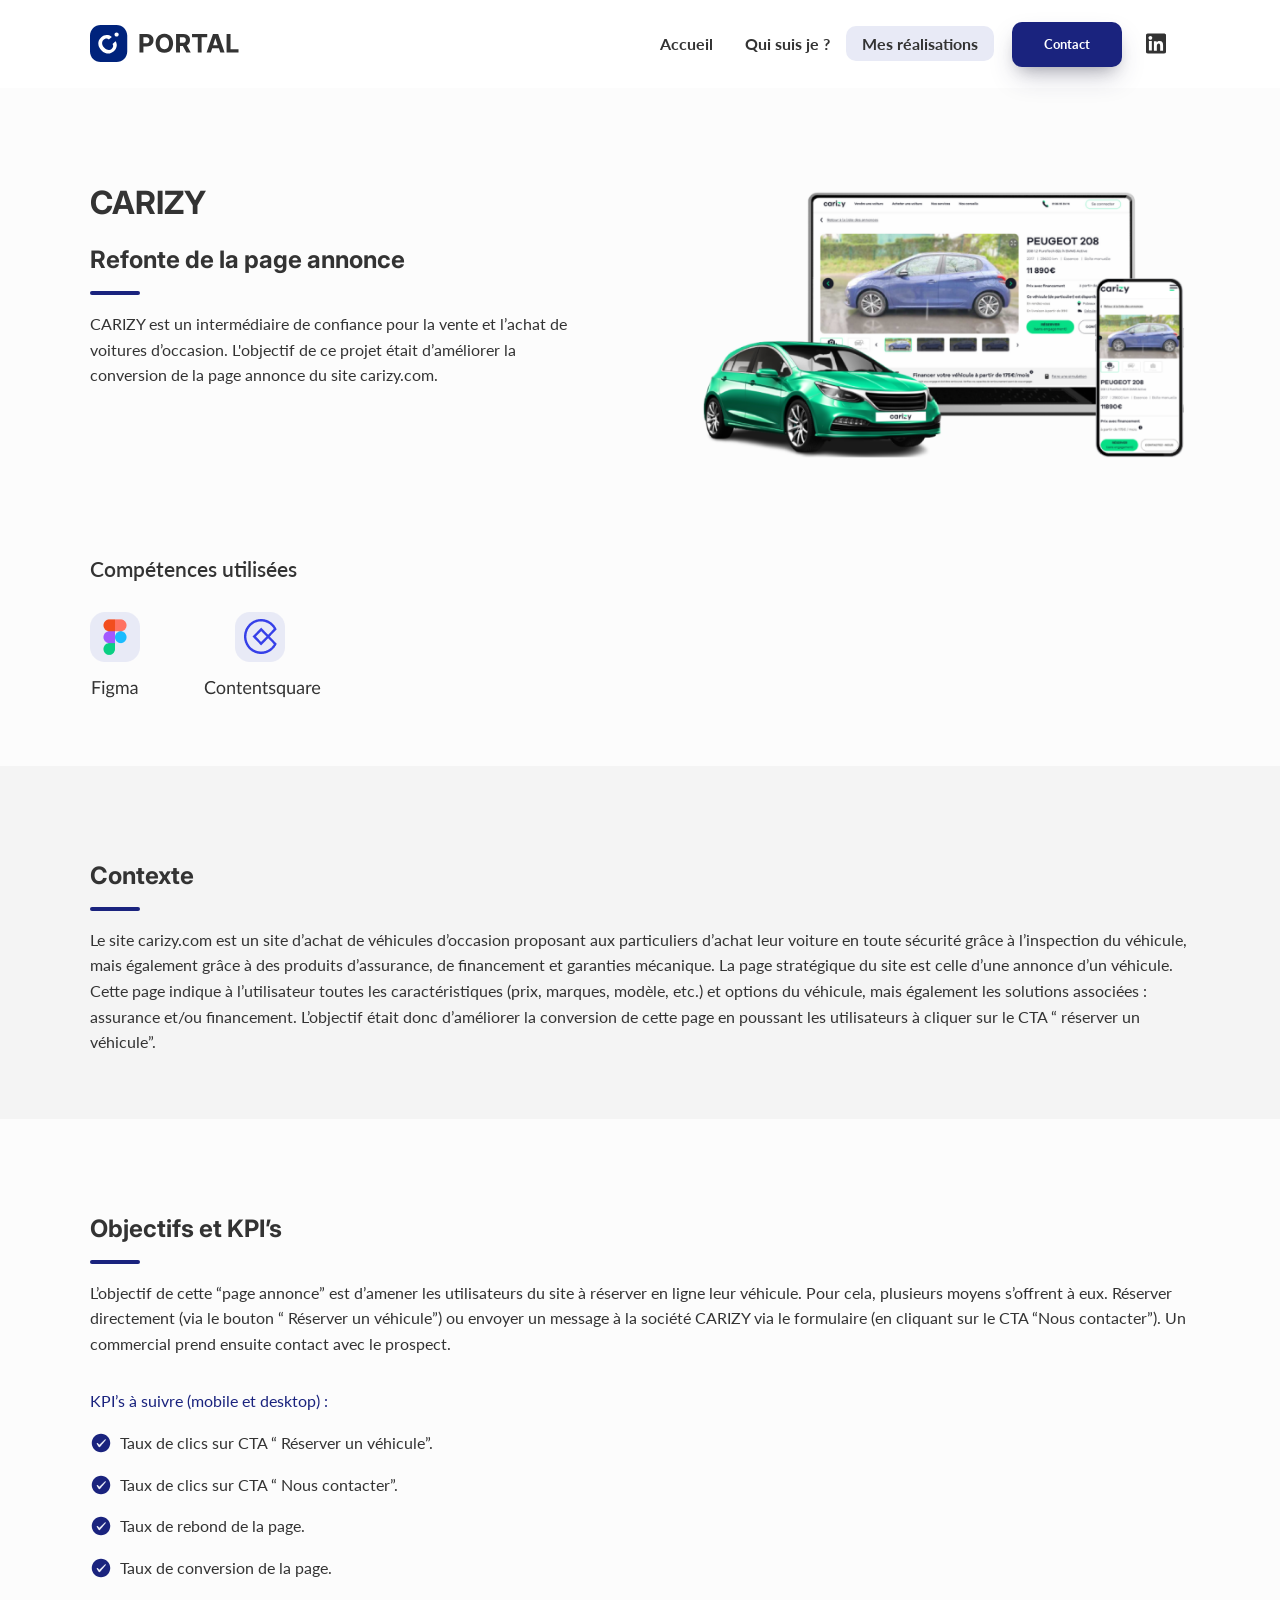
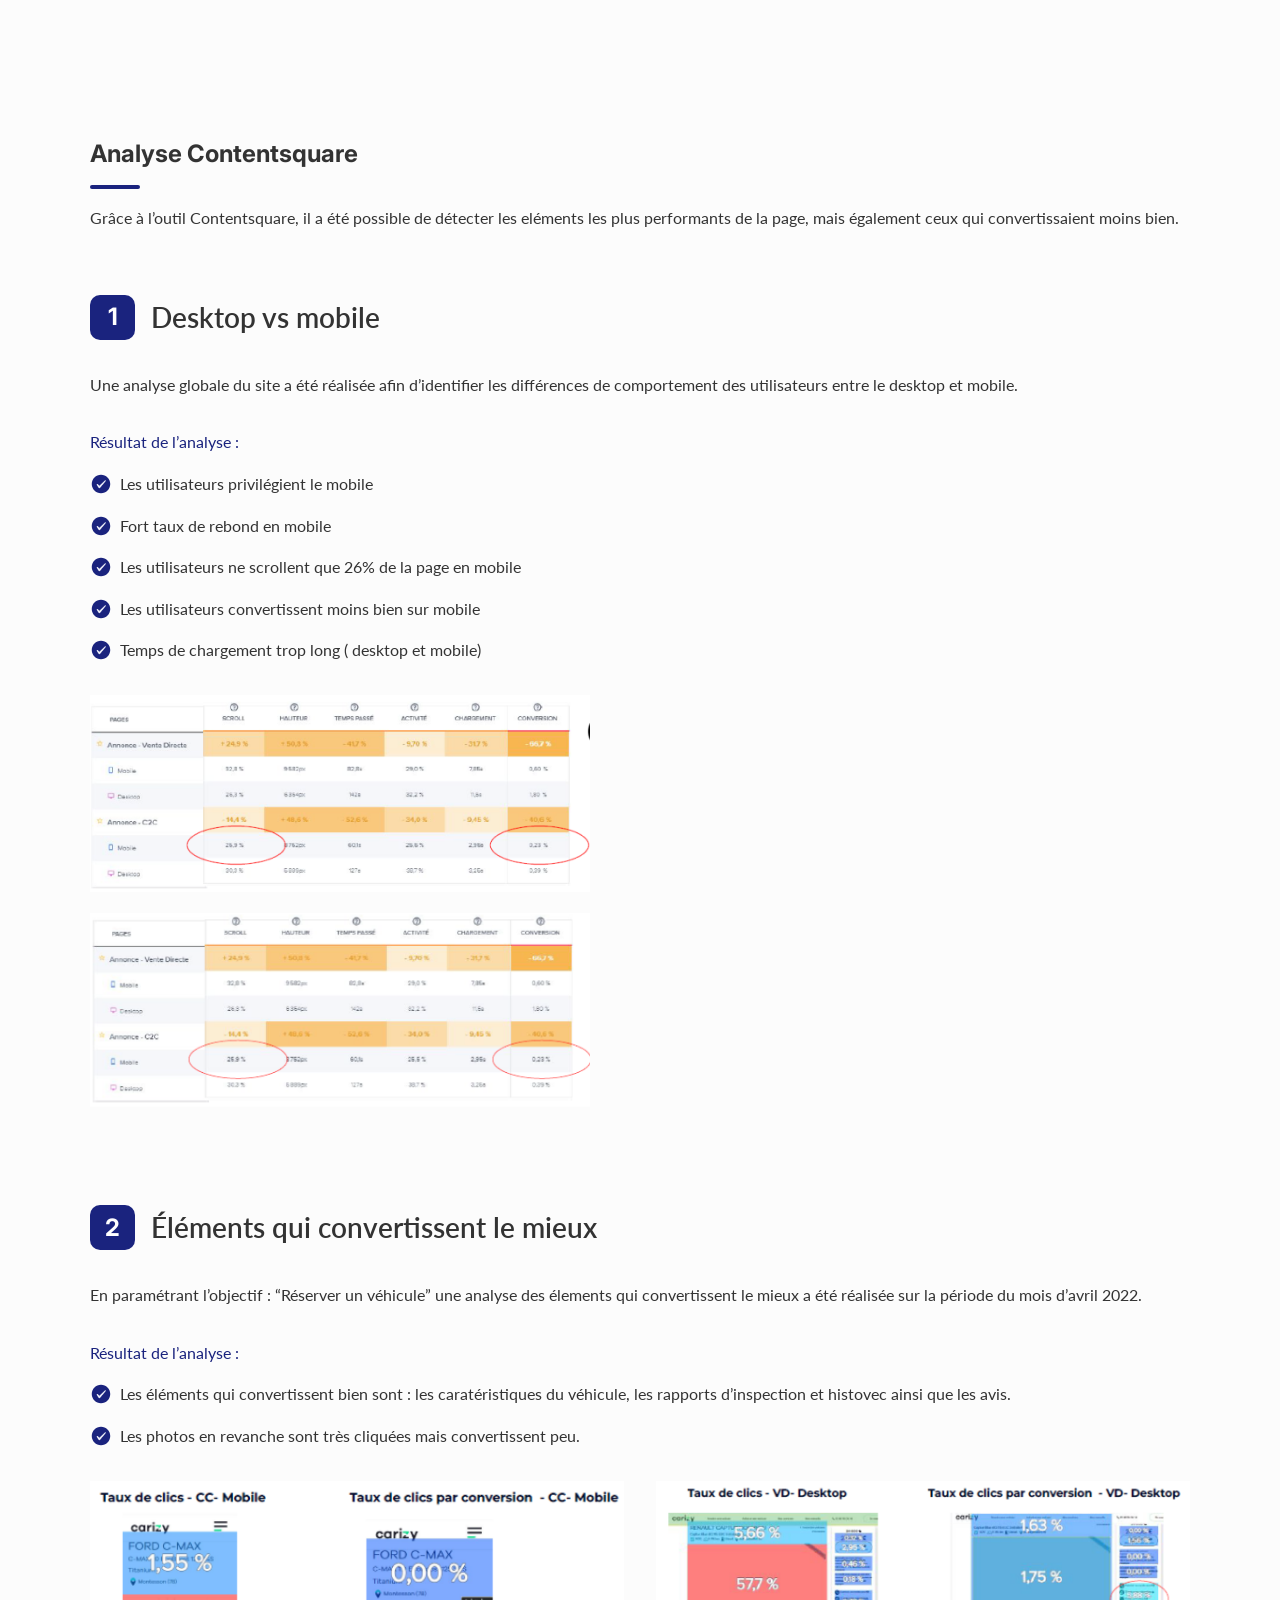
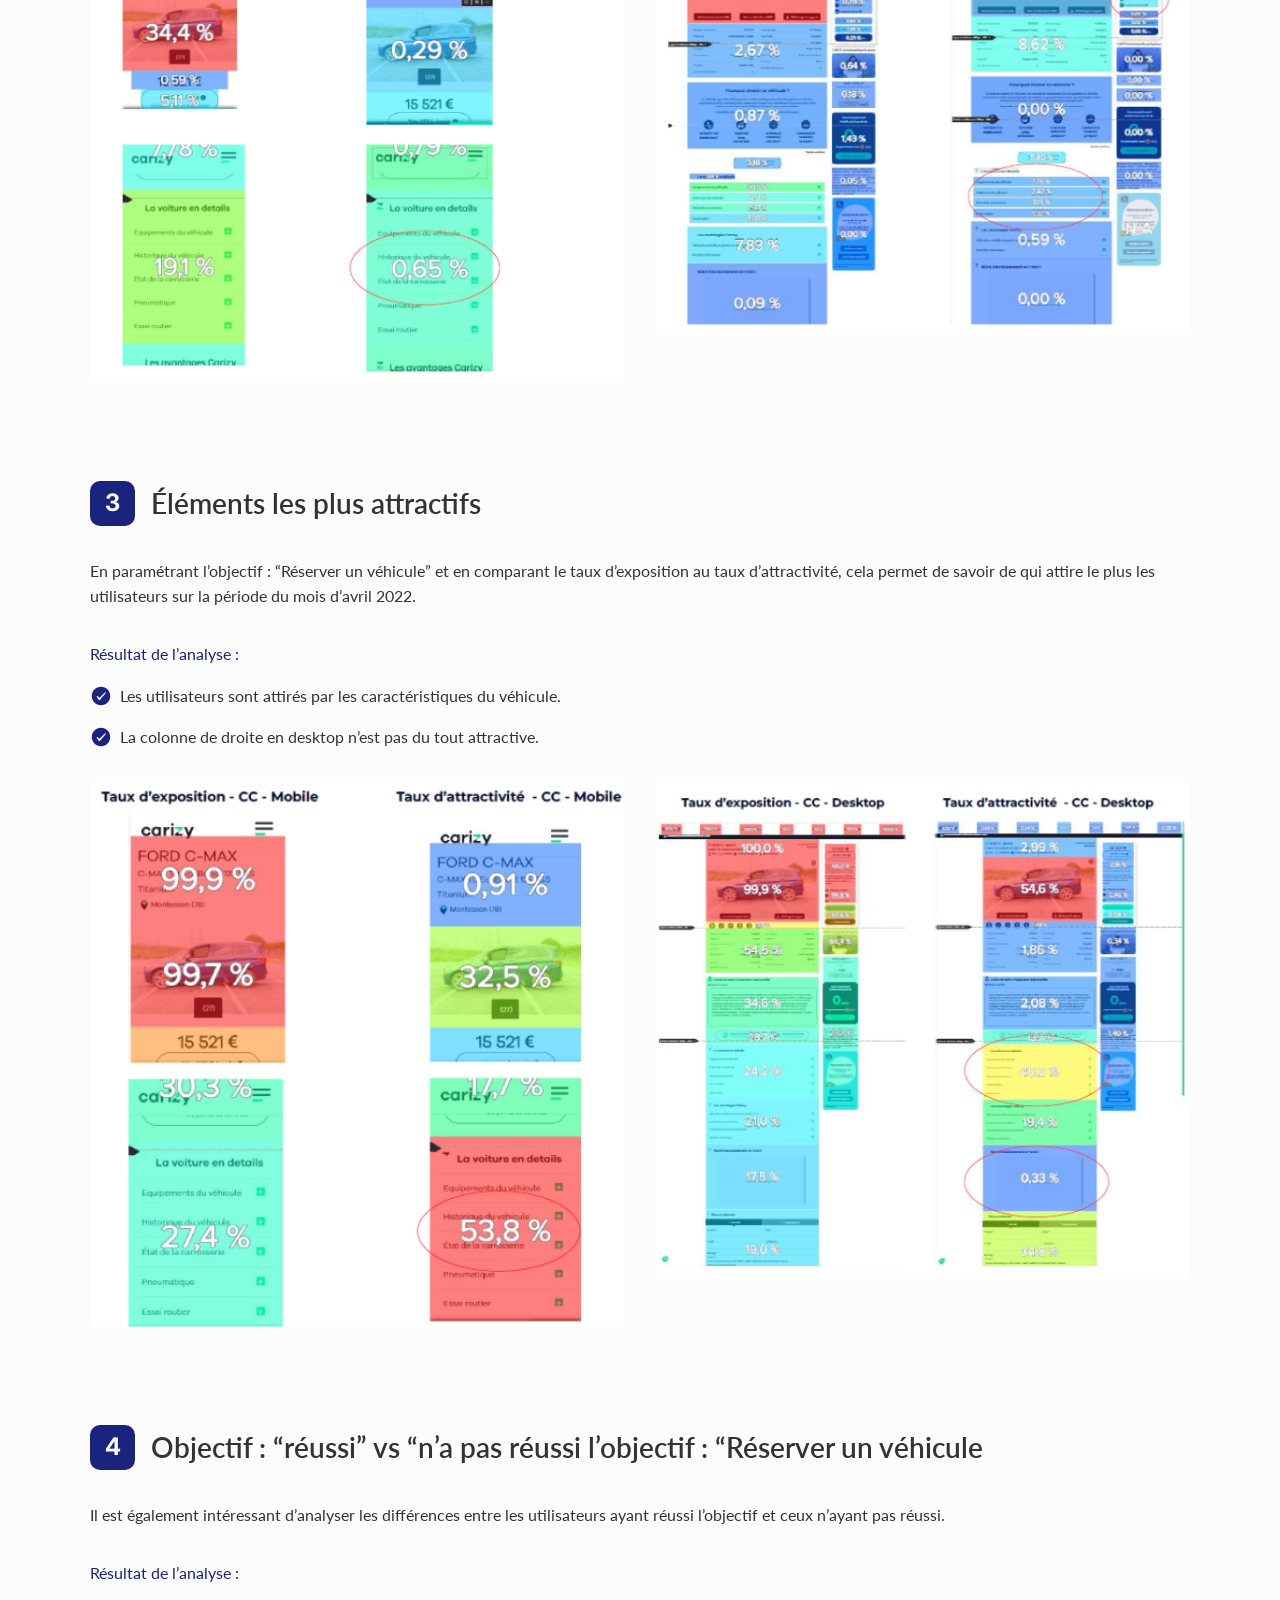
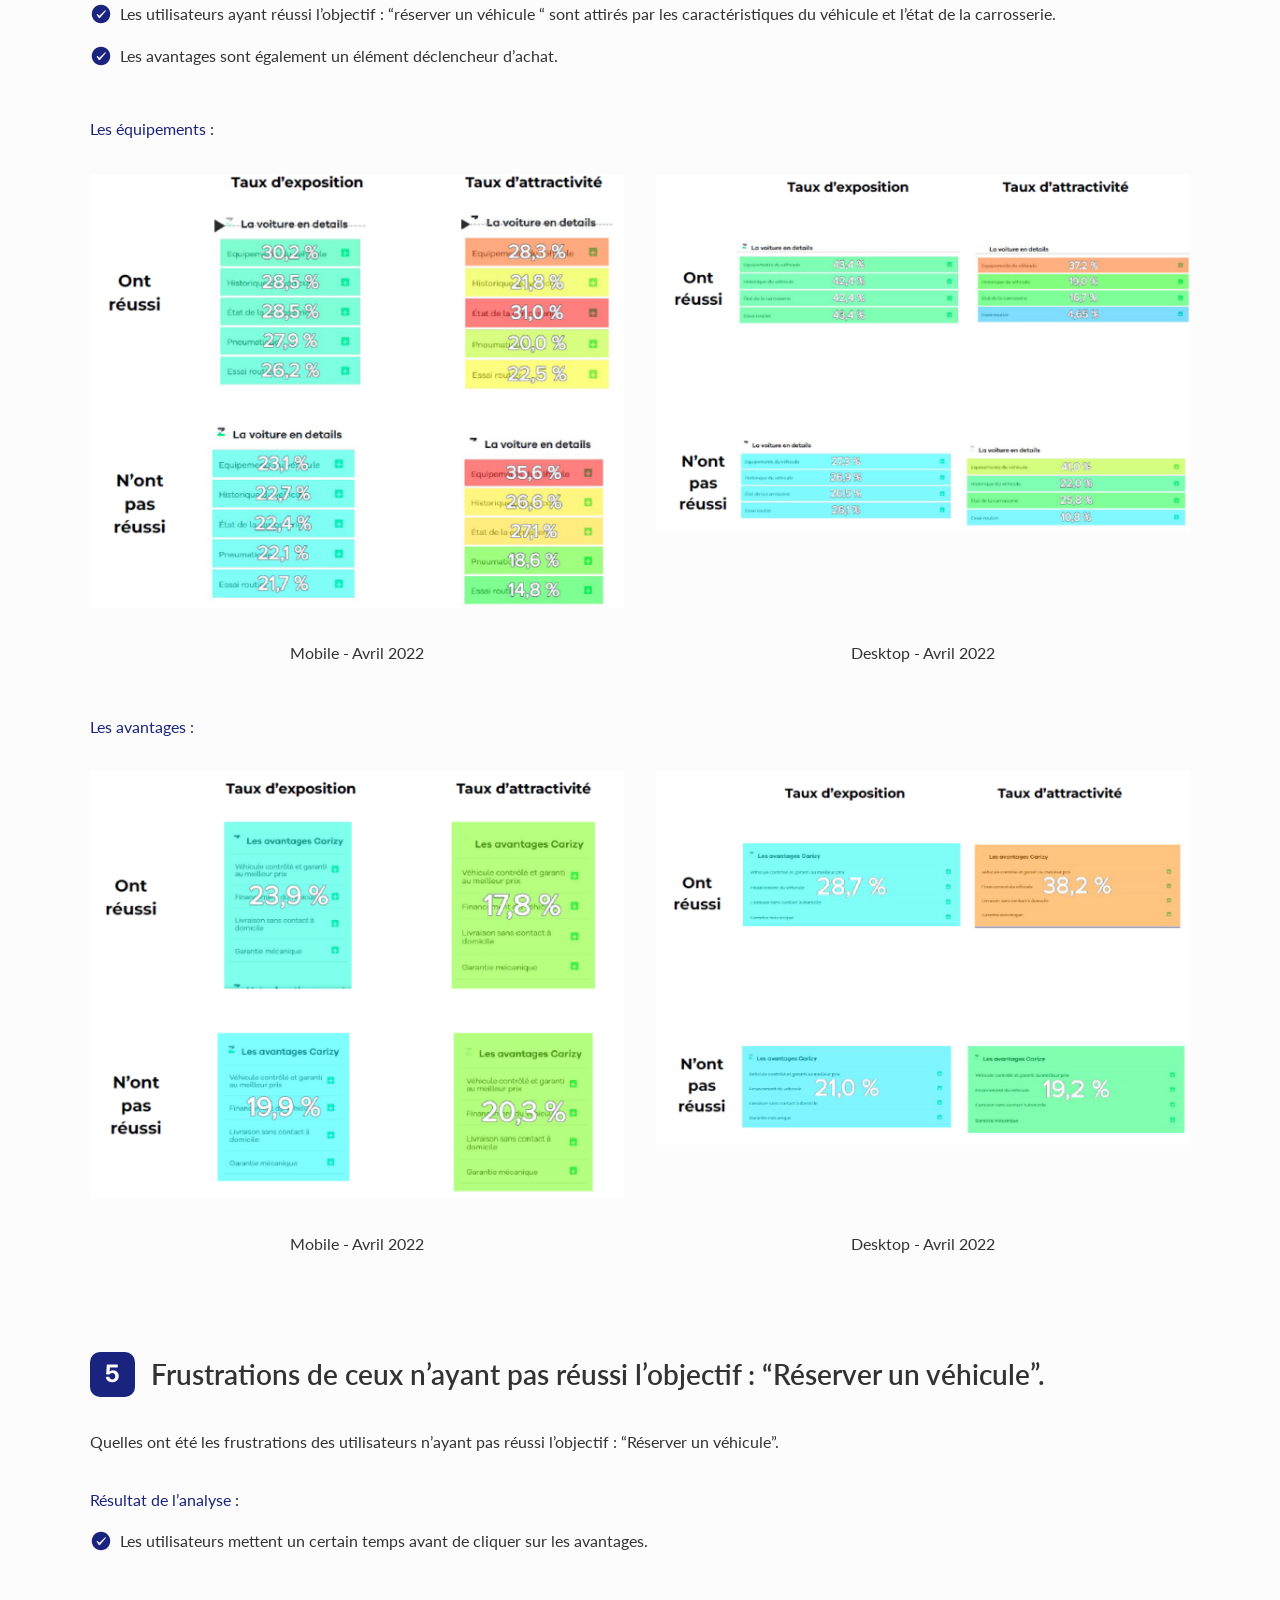
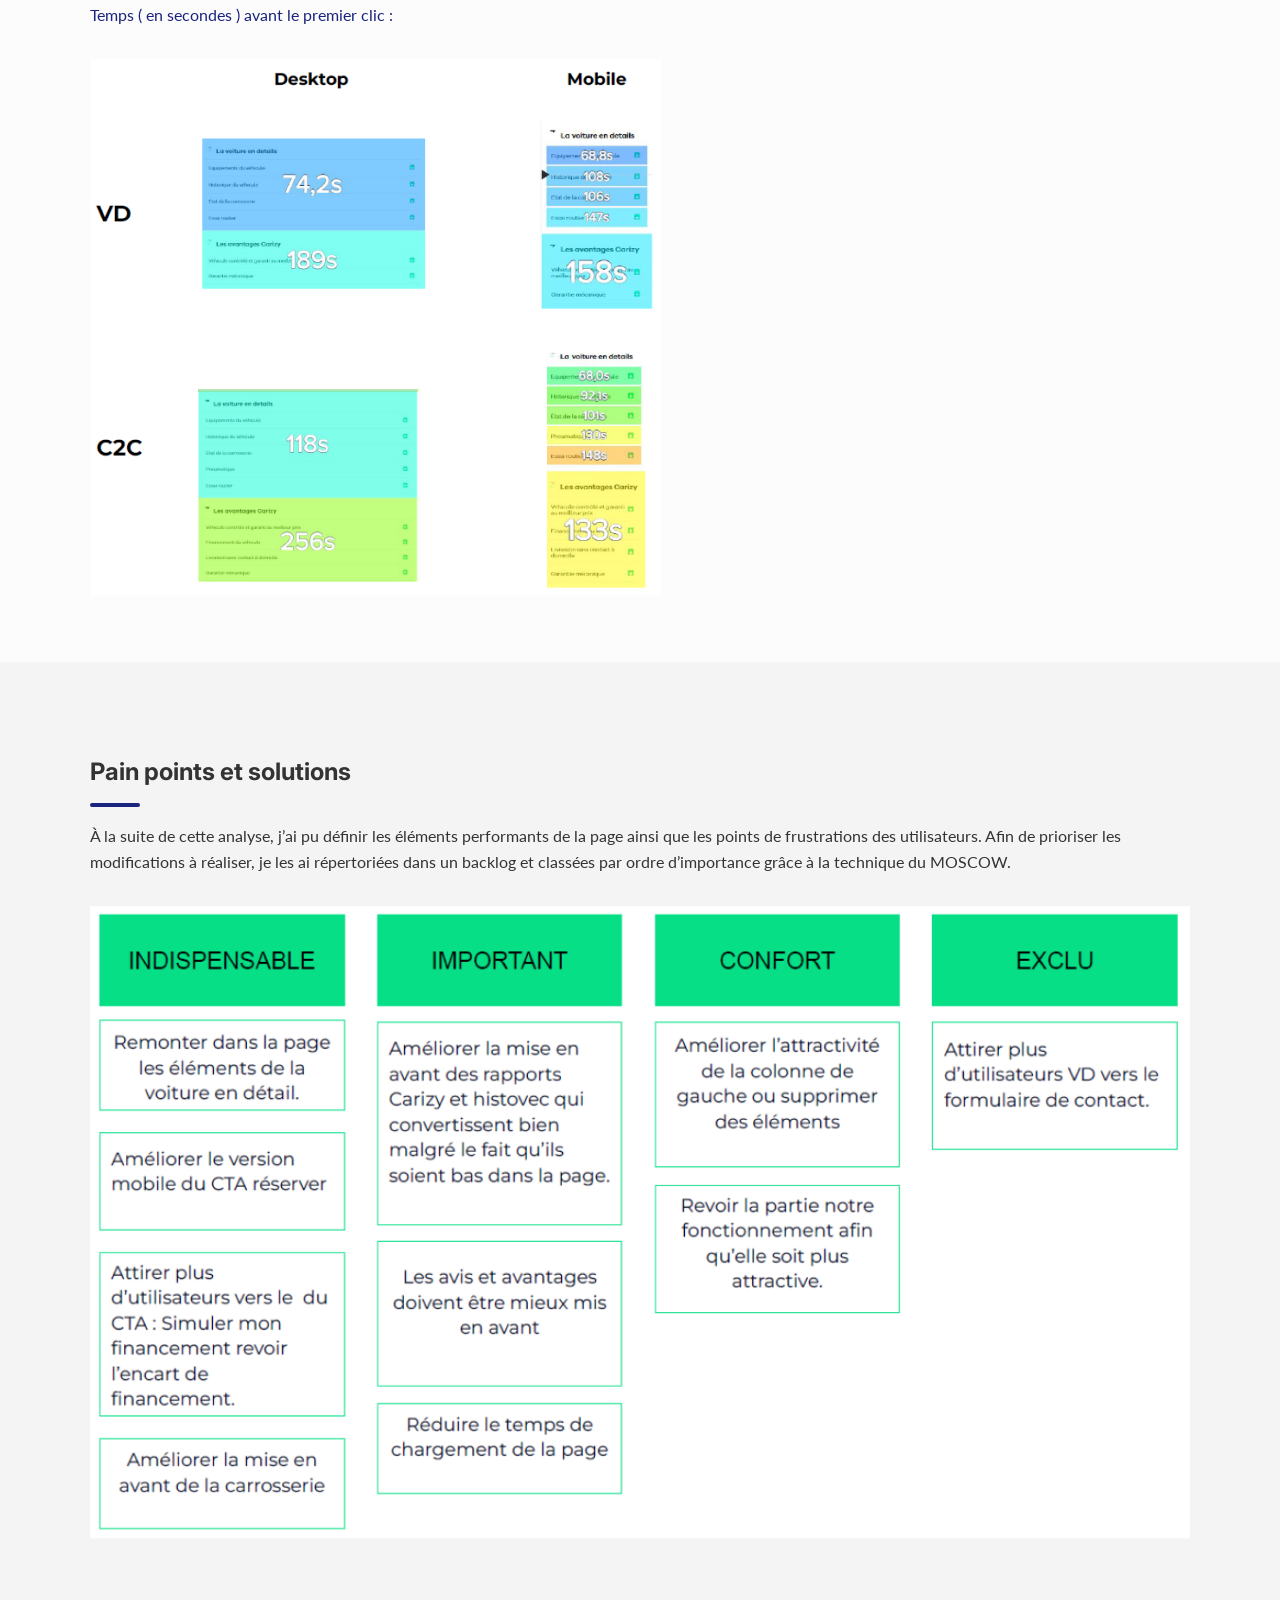
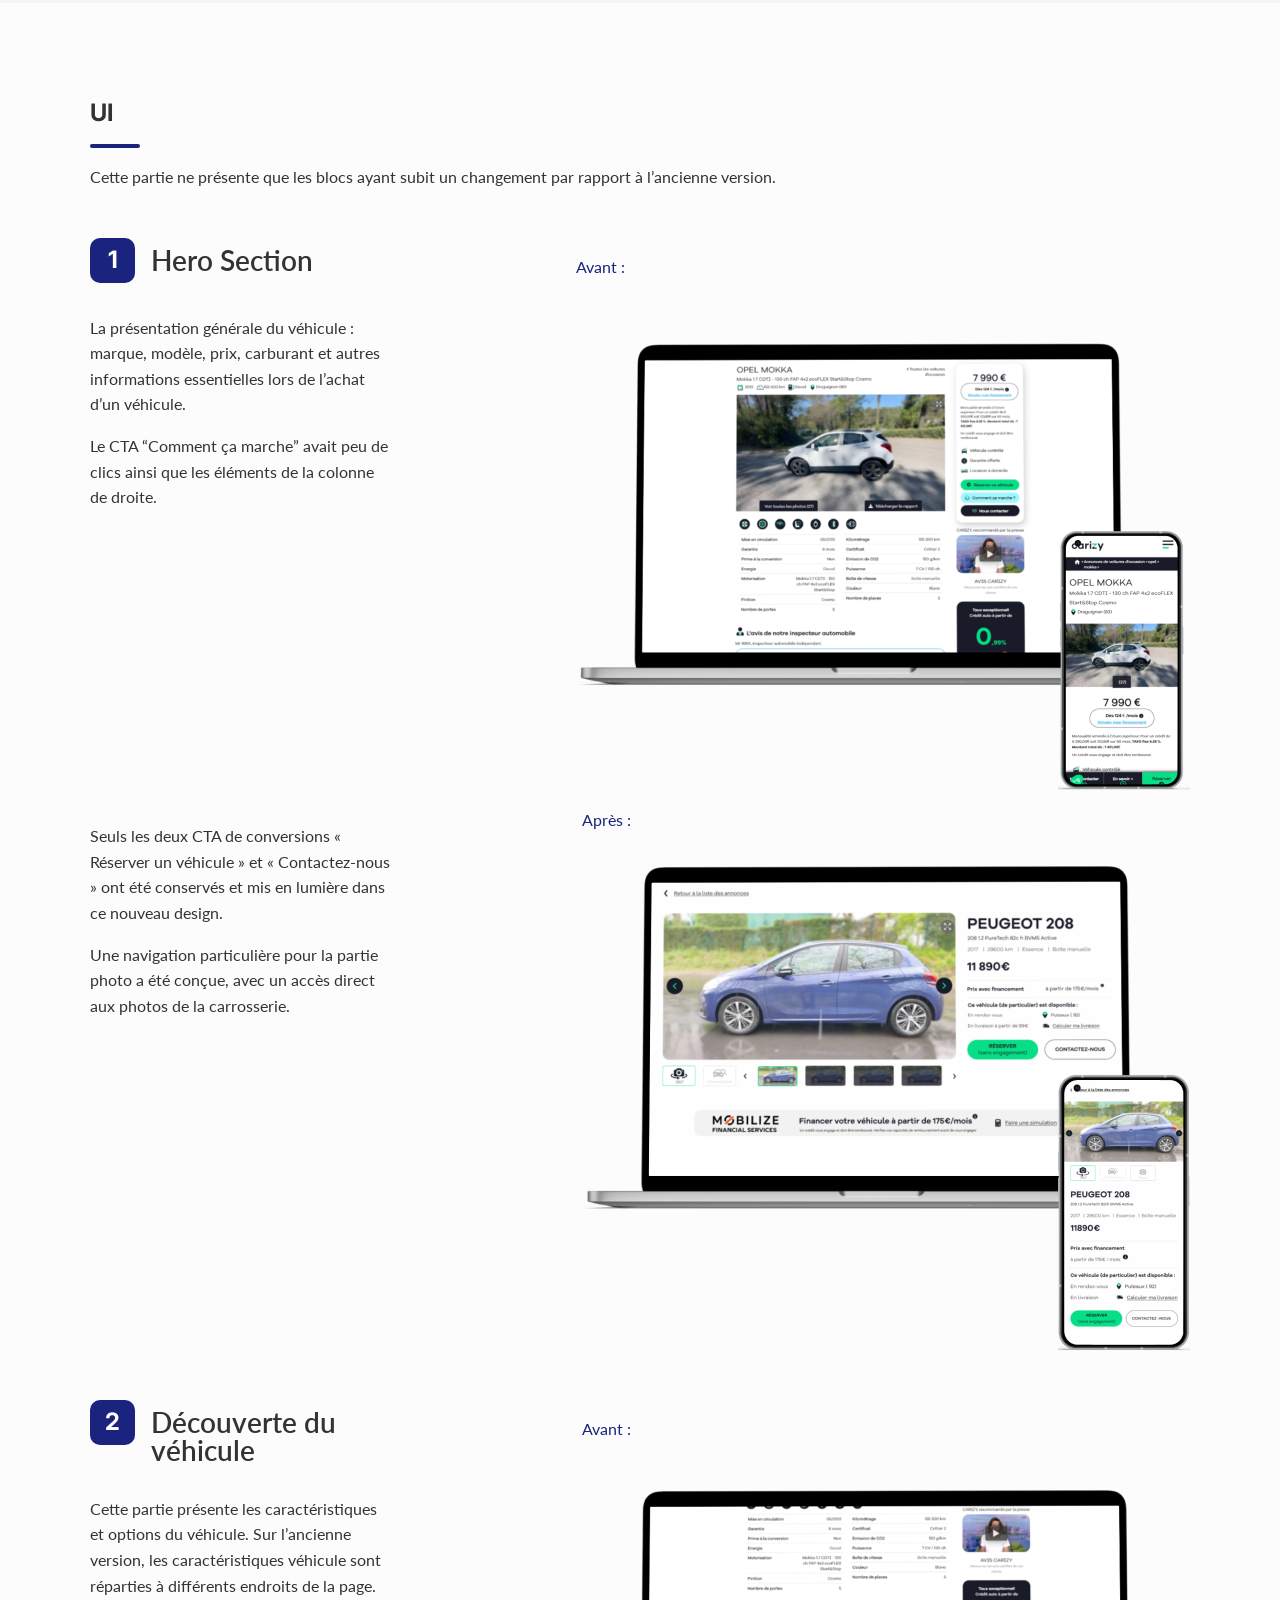
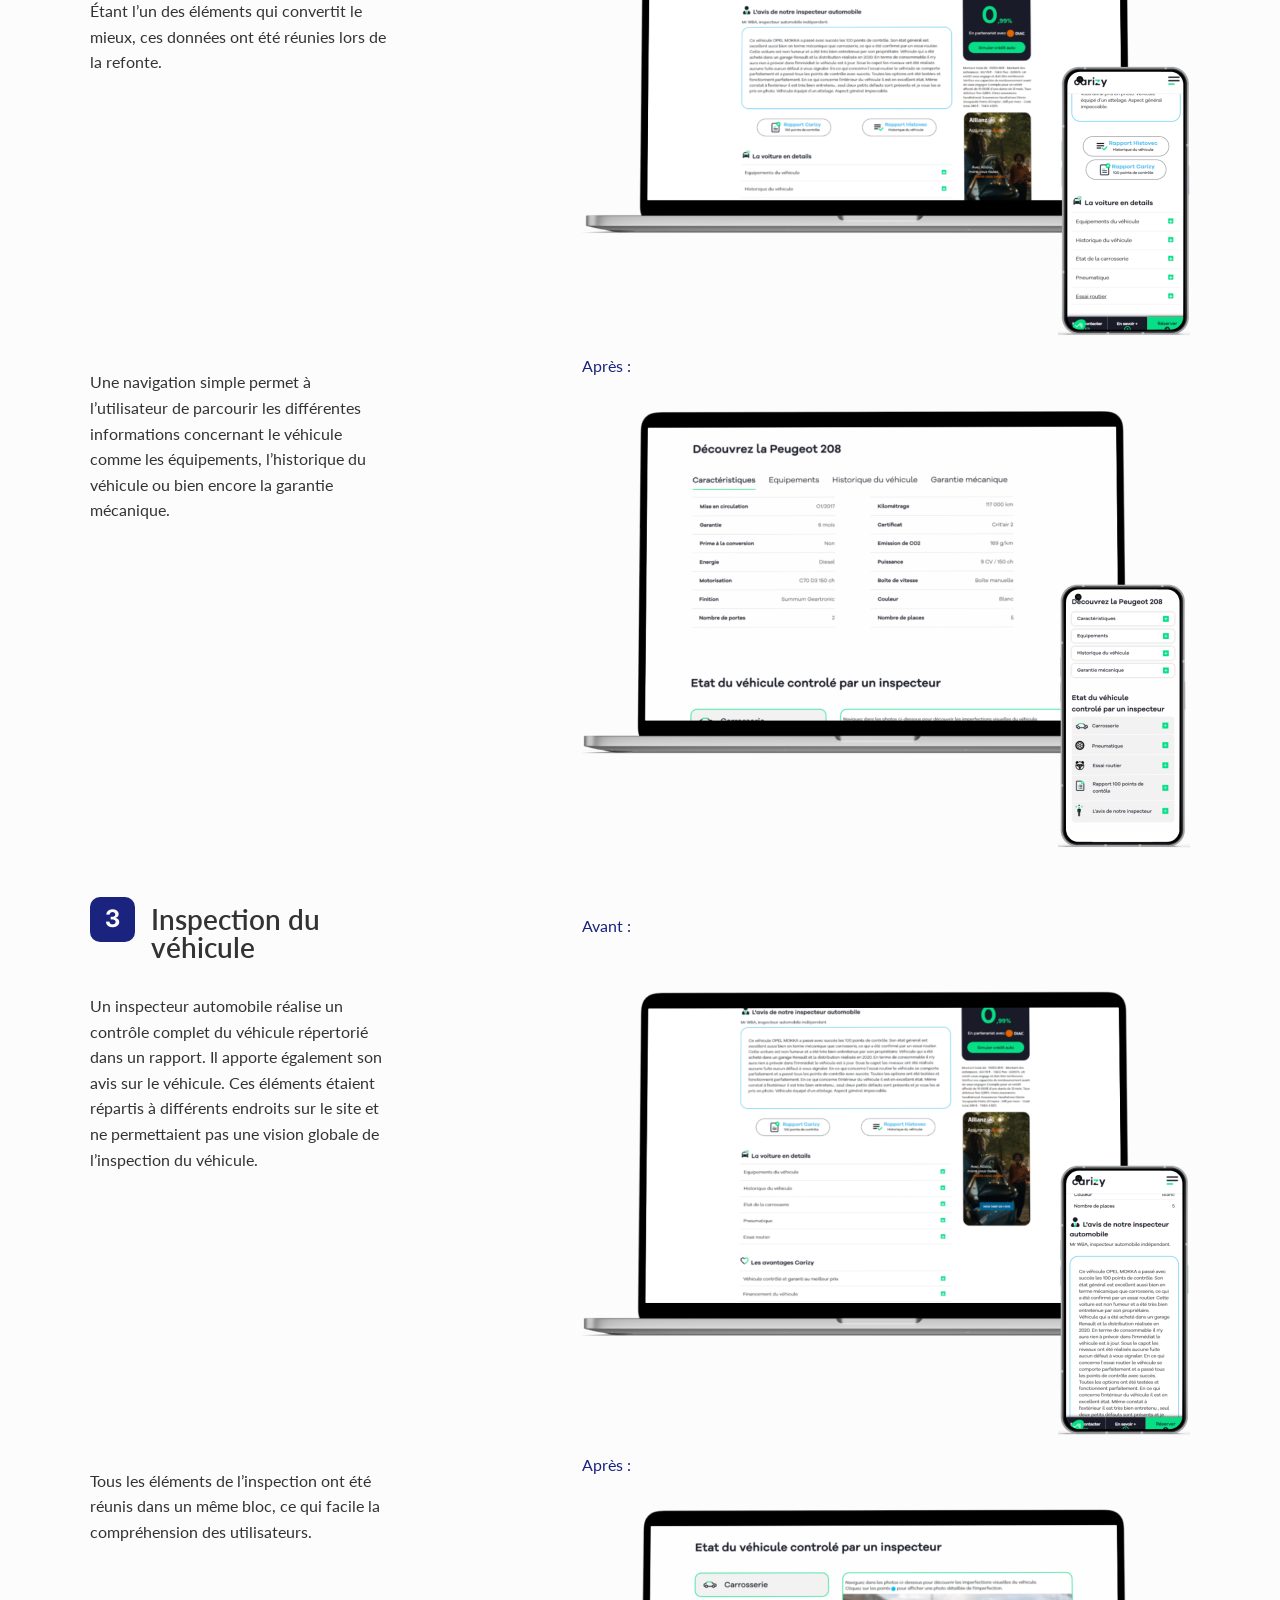
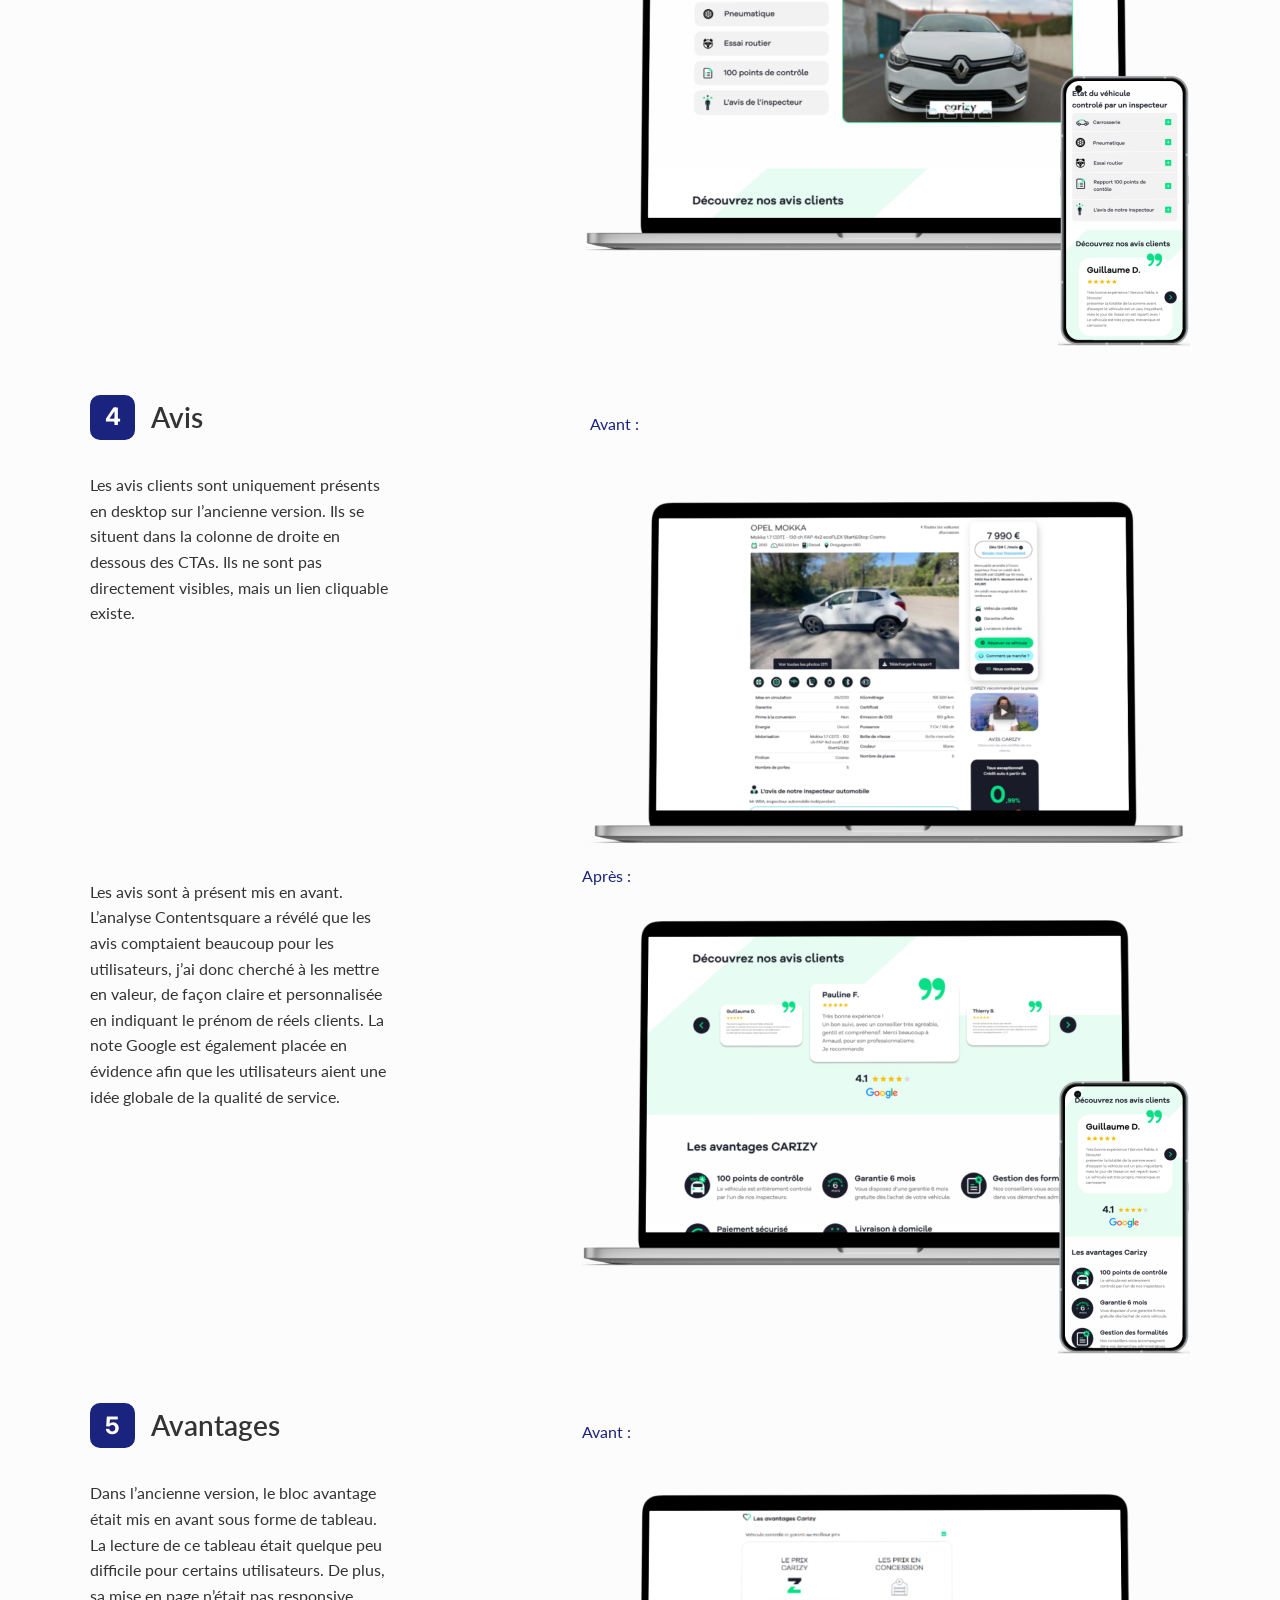
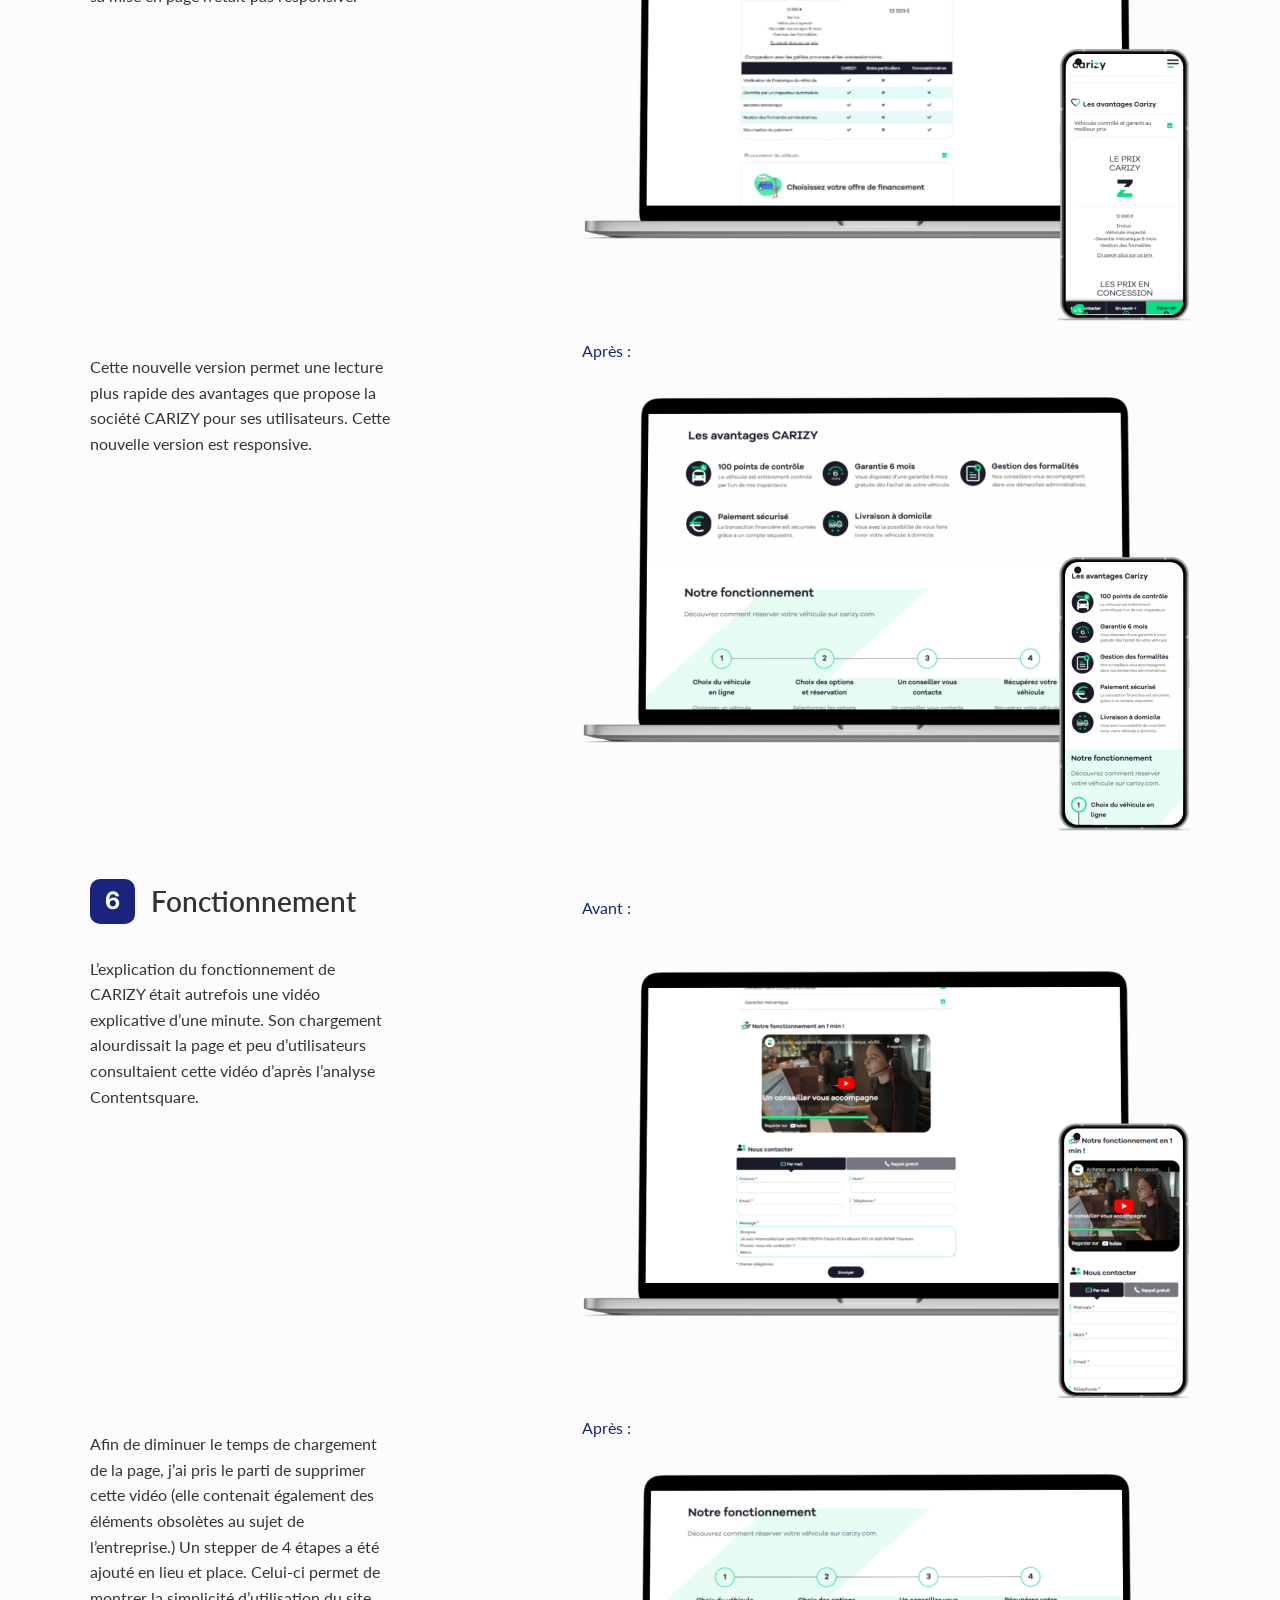
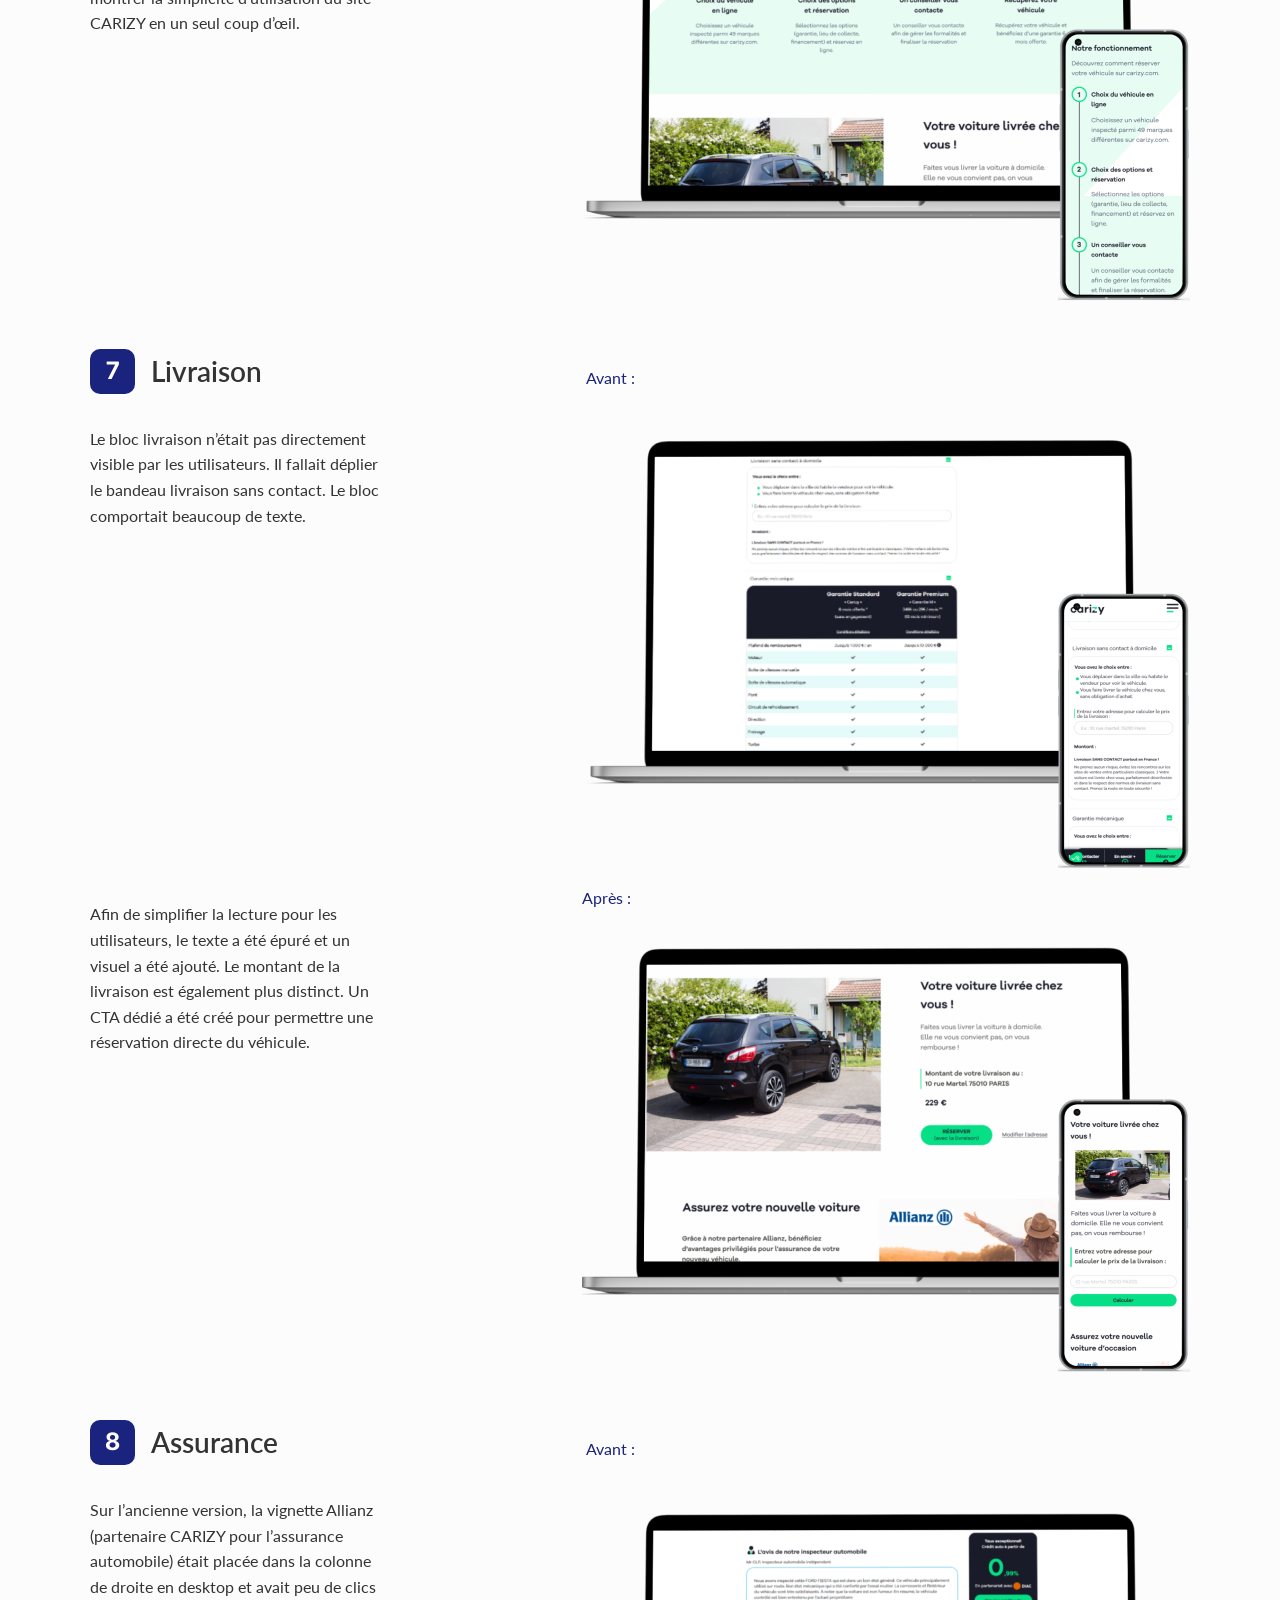
<file: work-carizy.html>
<!DOCTYPE html>
<html lang="fr">
	<head>
		<meta charset="UTF-8" />
		<meta http-equiv="X-UA-Compatible" content="IE=edge" />
		<meta name="viewport" content="width=device-width, initial-scale=1.0" />
		<title>Carole PORTAL | UX-UI Designer | CARIZY</title>
		<meta
			name="description"
			content="Découvrez un projet de refonte de la page annonce du site carizy, depuis l’analyse jusqu’à la réalisation de l’interface."
		/>
		<meta
			name="keywords"
			content="ux, ui, designer, design, experience, utilisateur, interface, graphique"
		/>
		<meta name="language" content="fr" />
		<meta name="robots" content="index,follow" />
		<meta name="revisit-after" content="7 days" />
		<meta name="author" content="Carole Portal" />
		<meta name="copyright" content="2023, Carole Portal" />
		<meta name="geo.region" content="France" />
		<meta name="geo.placename" content="Puteaux" />
		<meta name="geo.position" content="48.884748;2.23964" />
		<meta name="ICBM" content="48.884748, 2.23964" />
		<meta name="googlebot" content="index,follow" />
		<meta name="bingbot" content="index,follow" />
		<!-- Facebook -->
		<meta
			property="og:title"
			content="Carole PORTAL, UX-UI Designer mon portfolio"
		/>
		<meta property="og:type" content="Website" />
		<meta property="og:url" content="https://caroleportal.github.io" />
		<meta
			property="og:image"
			content="https://caroleportal.github.io/assets/img/opengraph/fb/logo_carole_portal.jpg"
		/>
		<meta
			property="og:description"
			content="UX UI designer, je construis vos interfaces."
		/>
		<meta property="og:image:width" content="1200" />
		<meta property="og:image:height" content="630" />
		<meta property="og:site_name" content="Carole Portal UX UI Designer" />
		<meta property="og:locale" content="fr_FR" />
		<!-- Twitter -->
		<meta property="twitter:card" content="summary" />
		<meta property="twitter:title" content="Carole Portal, UX UI Designer" />
		<meta
			property="twitter:description"
			content="Présentation du  portfolio de Carole Portal, UX UI Designer"
		/>
		<meta
			property="twitter:image"
			content="https://caroleportal.github.io/assets/img/opengraph/twitter/logo_carole_portal.jpg"
		/>
		<meta property="twitter:site" content="Carole Portal" />
		<meta property="twitter:creator" content="Carole Portal" />
		<!--  -->
		<link rel="stylesheet" href="./assets/styles/style.css" />
		<link
			rel="shortcut icon"
			href="./assets/img/favicon.svg"
			type="image/x-icon"
		/>
	</head>
	<body>
		<!-- Navbar -->
		<nav class="navbar">
			<div class="container">
				<div class="content">
					<div class="logo">
						<a href="https://caroleportal.github.io/">
							<img src="/assets/img/Logo_PORTAL.svg" alt="Logo Carole Portal" />
						</a>
					</div>
					<div id="Link" class="navLink">
						<ul>
							<li class="">
								<a class="navBtn" href="/index.html">Accueil</a>
							</li>
							<li class="">
								<a class="navBtn" href="/qui-suis-je.html">Qui suis je ?</a>
							</li>
							<li class="">
								<a class="navBtn navActive" href="/realisations.html"
									>Mes réalisations</a
								>
							</li>
							<li class="contact">
								<a href="/contact.html">Contact</a>
							</li>
							<li>
								<a
									href="https://www.linkedin.com/in/carole-portal-0603b5bb/"
									target="_blank"
								>
									<img src="./assets/img/linkedin.svg" alt="Logo Linkedin" />
								</a>
							</li>
						</ul>
					</div>
					<div id="BurgerMenu" class="navLinkMobile">
						<span></span>
						<span></span>
						<span></span>
					</div>
				</div>
			</div>
		</nav>
		<main>
			<!-- Section 1 -->
			<section class="container m-b-4">
				<div class="flex section-1">
					<div class="section-1-txt">
						<h1>CARIZY</h1>
						<h2>Refonte de la page annonce</h2>
						<div class="separateur"></div>
						<p>
							CARIZY est un intermédiaire de confiance pour la vente et l’achat
							de voitures d’occasion. L'objectif de ce projet était d’améliorer
							la conversion de la page annonce du site carizy.com.
						</p>
					</div>
					<div class="section-1-img">
						<img
							src="/assets/img/carizy/image-1.png"
							alt="illustration ux designer"
						/>
					</div>
				</div>
				<div class="section-1 work-competences">
					<h3 class="m-b-2">Compétences utilisées</h3>
					<div class="flex">
						<img src="/assets/img/carizy/Logo figma.png" alt="logo figma" />
						<img
							src="/assets/img/carizy/Logo CS.png"
							alt="logo contentsquare"
						/>
					</div>
				</div>
			</section>
			<!-- Section 2 -->
			<section class="bg-grey p-b-4">
				<div class="container">
					<div class="section-1">
						<h2>Contexte</h2>
						<div class="separateur"></div>
						<p>
							Le site carizy.com est un site d’achat de véhicules d’occasion
							proposant aux particuliers d’achat leur voiture en toute sécurité
							grâce à l’inspection du véhicule, mais également grâce à des
							produits d’assurance, de financement et garanties mécanique. La
							page stratégique du site est celle d’une annonce d’un véhicule.
							Cette page indique à l’utilisateur toutes les caractéristiques
							(prix, marques, modèle, etc.) et options du véhicule, mais
							également les solutions associées : assurance et/ou financement.
							L’objectif était donc d’améliorer la conversion de cette page en
							poussant les utilisateurs à cliquer sur le CTA “ réserver un
							véhicule”.
						</p>
					</div>
				</div>
			</section>
			<!-- Section 3 -->
			<section class="container m-b-4">
				<div class="section-1">
					<h2>Objectifs et KPI’s</h2>
					<div class="separateur"></div>
					<p>
						L’objectif de cette “page annonce” est d’amener les utilisateurs du
						site à réserver en ligne leur véhicule. Pour cela, plusieurs moyens
						s’offrent à eux. Réserver directement (via le bouton “ Réserver un
						véhicule”) ou envoyer un message à la société CARIZY via le
						formulaire (en cliquant sur le CTA “Nous contacter”). Un commercial
						prend ensuite contact avec le prospect.
					</p>
					<div class="work-ul m-t-2">
						<p class="m-b-1">KPI’s à suivre (mobile et desktop) :</p>
						<ul>
							<li>
								<p>Taux de clics sur CTA “ Réserver un véhicule”.</p>
							</li>
							<li>
								<p>Taux de clics sur CTA “ Nous contacter”.</p>
							</li>
							<li>
								<p>Taux de rebond de la page.</p>
							</li>
							<li>
								<p>Taux de conversion de la page.</p>
							</li>
						</ul>
					</div>
				</div>
			</section>
			<!-- Section 4 -->
			<section class="m-b-4">
				<div class="container">
					<!-- Etape 1 -->
					<div class="section-1">
						<h2>Analyse Contentsquare</h2>
						<div class="separateur"></div>
						<p>
							Grâce à l’outil Contentsquare, il a été possible de détecter les
							eléments les plus performants de la page, mais également ceux qui
							convertissaient moins bien.
						</p>
						<div class="block-ui m-t-4">
							<div class="block-ui-title">
								<div class="ui-number">
									<p>1</p>
								</div>
								<div class="ui-title">Desktop vs mobile</div>
							</div>
							<div class="block-ui-text m-t-2">
								<p>
									Une analyse globale du site a été réalisée afin d’identifier
									les différences de comportement des utilisateurs entre le
									desktop et mobile.
								</p>
							</div>
							<div class="work-ul m-t-2">
								<p class="m-b-1">Résultat de l’analyse :</p>
								<ul>
									<li>
										<p>Les utilisateurs privilégient le mobile</p>
									</li>
									<li>
										<p>Fort taux de rebond en mobile</p>
									</li>
									<li>
										<p>
											Les utilisateurs ne scrollent que 26% de la page en mobile
										</p>
									</li>
									<li>
										<p>Les utilisateurs convertissent moins bien sur mobile</p>
									</li>
									<li>
										<p>Temps de chargement trop long ( desktop et mobile)</p>
									</li>
								</ul>
							</div>
						</div>
						<div class="m-t-2">
							<div class="wireframe-ermitage-img">
								<img
									src="/assets/img/carizy/image-4.png"
									alt="Image iphone 1"
								/>
							</div>
						</div>
					</div>
					<!--  -->
					<div class="section-1">
						<div class="block-ui">
							<div class="block-ui-title">
								<div class="ui-number">
									<p>2</p>
								</div>
								<div class="ui-title">Éléments qui convertissent le mieux</div>
							</div>
							<div class="block-ui-text m-t-2">
								<p>
									En paramétrant l’objectif : “Réserver un véhicule” une analyse
									des élements qui convertissent le mieux a été réalisée sur la
									période du mois d’avril 2022.
								</p>
							</div>
							<div class="work-ul m-t-2">
								<p class="m-b-1">Résultat de l’analyse :</p>
								<ul>
									<li>
										<p>
											Les éléments qui convertissent bien sont : les
											caratéristiques du véhicule, les rapports d’inspection et
											histovec ainsi que les avis.
										</p>
									</li>
									<li>
										<p>
											Les photos en revanche sont très cliquées mais
											convertissent peu.
										</p>
									</li>
								</ul>
							</div>
						</div>
						<div class="flex-2-img m-t-2">
							<div>
								<img
									src="/assets/img/carizy/image-5.png"
									alt="Image iphone 1"
								/>
							</div>
							<div>
								<img
									src="/assets/img/carizy/image-6.png"
									alt="Image iphone 1"
								/>
							</div>
						</div>
					</div>
					<!--  -->
					<div class="section-1">
						<div class="block-ui">
							<div class="block-ui-title">
								<div class="ui-number">
									<p>3</p>
								</div>
								<div class="ui-title">Éléments les plus attractifs</div>
							</div>
							<div class="block-ui-text m-t-2">
								<p>
									En paramétrant l’objectif : “Réserver un véhicule” et en
									comparant le taux d’exposition au taux d’attractivité, cela
									permet de savoir de qui attire le plus les utilisateurs sur la
									période du mois d’avril 2022.
								</p>
							</div>
							<div class="work-ul m-t-2">
								<p class="m-b-1">Résultat de l’analyse :</p>
								<ul>
									<li>
										<p>
											Les utilisateurs sont attirés par les caractéristiques du
											véhicule.
										</p>
									</li>
									<li>
										<p>
											La colonne de droite en desktop n’est pas du tout
											attractive.
										</p>
									</li>
								</ul>
							</div>
						</div>
						<div class="flex-2-img m-t-2">
							<div>
								<img
									src="/assets/img/carizy/image-7.png"
									alt="Image iphone 1"
								/>
							</div>
							<div>
								<img
									src="/assets/img/carizy/image-8.png"
									alt="Image iphone 1"
								/>
							</div>
						</div>
					</div>
					<!--  -->
					<div class="section-1">
						<div class="block-ui">
							<div class="block-ui-title">
								<div class="ui-number">
									<p>4</p>
								</div>
								<div class="ui-title">
									Objectif : “réussi” vs “n’a pas réussi l’objectif : “Réserver
									un véhicule
								</div>
							</div>
							<div class="block-ui-text m-t-2">
								<p>
									Il est également intéressant d’analyser les différences entre
									les utilisateurs ayant réussi l’objectif et ceux n’ayant pas
									réussi.
								</p>
							</div>
							<div class="work-ul m-t-2">
								<p class="m-b-1">Résultat de l’analyse :</p>
								<ul>
									<li>
										<p>
											Les utilisateurs ayant réussi l’objectif : “réserver un
											véhicule “ sont attirés par les caractéristiques du
											véhicule et l’état de la carrosserie.
										</p>
									</li>
									<li>
										<p>
											Les avantages sont également un élément déclencheur
											d’achat.
										</p>
									</li>
								</ul>
							</div>
						</div>
						<div class="work-ul">
							<p class="m-t-3 m-b-1">Les équipements :</p>
						</div>
						<div class="flex-2-img m-t-2">
							<div class="img-txt">
								<img
									src="/assets/img/carizy/image-9.png"
									alt="Image iphone 1"
								/>
								<p class="text-center m-t-2">Mobile - Avril 2022</p>
							</div>
							<div class="img-txt">
								<img
									src="/assets/img/carizy/image-10.png"
									alt="Image iphone 1"
								/>
								<p class="text-center m-t-2">Desktop - Avril 2022</p>
							</div>
						</div>
						<div class="work-ul">
							<p class="m-t-3 m-b-1">Les avantages :</p>
						</div>
						<div class="flex-2-img m-t-2">
							<div class="img-txt">
								<img
									src="/assets/img/carizy/image-11.png"
									alt="Image iphone 1"
								/>
								<p class="text-center m-t-2">Mobile - Avril 2022</p>
							</div>
							<div class="img-txt">
								<img
									src="/assets/img/carizy/image-12.png"
									alt="Image iphone 1"
								/>
								<p class="text-center m-t-2">Desktop - Avril 2022</p>
							</div>
						</div>
					</div>
					<!--  -->
					<div class="section-1">
						<div class="block-ui">
							<div class="block-ui-title">
								<div class="ui-number">
									<p>5</p>
								</div>
								<div class="ui-title">
									Frustrations de ceux n’ayant pas réussi l’objectif : “Réserver
									un véhicule”.
								</div>
							</div>
							<div class="block-ui-text m-t-2">
								<p>
									Quelles ont été les frustrations des utilisateurs n’ayant pas
									réussi l’objectif : “Réserver un véhicule”.
								</p>
							</div>
							<div class="work-ul m-t-2">
								<p class="m-b-1">Résultat de l’analyse :</p>
								<ul>
									<li>
										<p>
											Les utilisateurs mettent un certain temps avant de cliquer
											sur les avantages.
										</p>
									</li>
								</ul>
							</div>
						</div>
						<div class="work-ul">
							<p class="m-t-3 m-b-1">
								Temps ( en secondes ) avant le premier clic :
							</p>
						</div>
						<div class="flex-2-img m-t-2">
							<div>
								<img
									src="/assets/img/carizy/image-13.png"
									alt="Image iphone 1"
								/>
							</div>
						</div>
					</div>
					<!--  -->
				</div>
			</section>
			<!-- Section 5 -->
			<section class="bg-grey p-b-4">
				<div class="container">
					<div class="section-1">
						<h2>Pain points et solutions</h2>
						<div class="separateur"></div>
						<p>
							À la suite de cette analyse, j’ai pu définir les éléments
							performants de la page ainsi que les points de frustrations des
							utilisateurs. Afin de prioriser les modifications à réaliser, je
							les ai répertoriées dans un backlog et classées par ordre
							d’importance grâce à la technique du MOSCOW.
						</p>
						<div class="flex-2-img m-t-2">
							<img src="/assets/img/carizy/image-14.png" alt="" />
						</div>
					</div>
				</div>
			</section>
			<!-- Section 6 -->
			<section class="p-b-4">
				<div class="container">
					<div class="section-1">
						<h2>UI</h2>
						<div class="separateur"></div>
						<p>
							Cette partie ne présente que les blocs ayant subit un changement
							par rapport à l’ancienne version.
						</p>
					</div>
					<!--  -->
					<div class="section-1 p-t-3">
						<div class="flex-2-img space-between">
							<div class="block-ui px300">
								<div class="block-ui-title">
									<div class="ui-number">
										<p>1</p>
									</div>
									<div class="ui-title">Hero Section</div>
								</div>
								<div class="visible-mobile">
									<div class="work-ul">
										<p class="m-t-1 m-b-1">Avant :</p>
									</div>
									<div class="flex-2-img m-t-2">
										<img src="/assets/img/carizy/image-15.png" alt="" />
									</div>
								</div>
								<div class="block-ui-text m-t-2">
									<p>
										La présentation générale du véhicule : marque, modèle, prix,
										carburant et autres informations essentielles lors de
										l’achat d’un véhicule.
									</p>
									<br />
									<p>
										Le CTA “Comment ça marche” avait peu de clics ainsi que les
										éléments de la colonne de droite.
									</p>
								</div>
							</div>
							<div class="visible-desktop">
								<div class="work-ul">
									<p class="m-t-1 m-b-1">Avant :</p>
								</div>
								<div class="flex-2-img m-t-2">
									<img src="/assets/img/carizy/image-15.png" alt="" />
								</div>
							</div>
						</div>
						<div class="flex-2-img space-between">
							<div class="block-ui px300 order-2">
								<div class="block-ui-text m-t-2">
									<p>
										Seuls les deux CTA de conversions « Réserver un véhicule »
										et « Contactez-nous » ont été conservés et mis en lumière
										dans ce nouveau design.
									</p>
									<br />
									<p>
										Une navigation particulière pour la partie photo a été
										conçue, avec un accès direct aux photos de la carrosserie.
									</p>
								</div>
							</div>
							<div>
								<div class="work-ul">
									<p class="m-t-1 m-b-1">Après :</p>
								</div>
								<div class="flex-2-img m-t-2">
									<img src="/assets/img/carizy/image-16.png" alt="" />
								</div>
							</div>
						</div>
					</div>
					<!--  -->
					<div class="section-1 p-t-3">
						<div class="flex-2-img space-between">
							<div class="block-ui px300">
								<div class="block-ui-title">
									<div class="ui-number">
										<p>2</p>
									</div>
									<div class="ui-title">Découverte du véhicule</div>
								</div>
								<div class="visible-mobile">
									<div class="work-ul">
										<p class="m-t-1 m-b-1">Avant :</p>
									</div>
									<div class="flex-2-img m-t-2">
										<img src="/assets/img/carizy/image-17.png" alt="" />
									</div>
								</div>
								<div class="block-ui-text m-t-2">
									<p>
										Cette partie présente les caractéristiques et options du
										véhicule. Sur l’ancienne version, les caractéristiques
										véhicule sont réparties à différents endroits de la page.
										Étant l’un des éléments qui convertit le mieux, ces données
										ont été réunies lors de la refonte.
									</p>
								</div>
							</div>
							<div class="visible-desktop">
								<div class="work-ul">
									<p class="m-t-1 m-b-1">Avant :</p>
								</div>
								<div class="flex-2-img m-t-2">
									<img src="/assets/img/carizy/image-17.png" alt="" />
								</div>
							</div>
						</div>
						<div class="flex-2-img space-between">
							<div class="block-ui px300 order-2">
								<div class="block-ui-text m-t-2">
									<p>
										Une navigation simple permet à l’utilisateur de parcourir
										les différentes informations concernant le véhicule comme
										les équipements, l’historique du véhicule ou bien encore la
										garantie mécanique.
									</p>
								</div>
							</div>
							<div>
								<div class="work-ul">
									<p class="m-t-1 m-b-1">Après :</p>
								</div>
								<div class="flex-2-img m-t-2">
									<img src="/assets/img/carizy/image-18.png" alt="" />
								</div>
							</div>
						</div>
					</div>
					<!--  -->
					<div class="section-1 p-t-3">
						<div class="flex-2-img space-between">
							<div class="block-ui px300">
								<div class="block-ui-title">
									<div class="ui-number">
										<p>3</p>
									</div>
									<div class="ui-title">Inspection du véhicule</div>
								</div>
								<div class="visible-mobile">
									<div class="work-ul">
										<p class="m-t-1 m-b-1">Avant :</p>
									</div>
									<div class="flex-2-img m-t-2">
										<img src="/assets/img/carizy/image-19.png" alt="" />
									</div>
								</div>
								<div class="block-ui-text m-t-2">
									<p>
										Un inspecteur automobile réalise un contrôle complet du
										véhicule répertorié dans un rapport. Il apporte également
										son avis sur le véhicule. Ces éléments étaient répartis à
										différents endroits sur le site et ne permettaient pas une
										vision globale de l’inspection du véhicule.
									</p>
								</div>
							</div>
							<div class="visible-desktop">
								<div class="work-ul">
									<p class="m-t-1 m-b-1">Avant :</p>
								</div>
								<div class="flex-2-img m-t-2">
									<img src="/assets/img/carizy/image-19.png" alt="" />
								</div>
							</div>
						</div>
						<div class="flex-2-img space-between">
							<div class="block-ui px300 order-2">
								<div class="block-ui-text m-t-2">
									<p>
										Tous les éléments de l’inspection ont été réunis dans un
										même bloc, ce qui facile la compréhension des utilisateurs.
									</p>
								</div>
							</div>
							<div>
								<div class="work-ul">
									<p class="m-t-1 m-b-1">Après :</p>
								</div>
								<div class="flex-2-img m-t-2">
									<img src="/assets/img/carizy/image-20.png" alt="" />
								</div>
							</div>
						</div>
					</div>
					<!--  -->
					<div class="section-1 p-t-3">
						<div class="flex-2-img space-between">
							<div class="block-ui px300">
								<div class="block-ui-title">
									<div class="ui-number">
										<p>4</p>
									</div>
									<div class="ui-title">Avis</div>
								</div>
								<div class="visible-mobile">
									<div class="work-ul">
										<p class="m-t-1 m-b-1">Avant :</p>
									</div>
									<div class="flex-2-img m-t-2">
										<img src="/assets/img/carizy/image-21.png" alt="" />
									</div>
								</div>
								<div class="block-ui-text m-t-2">
									<p>
										Les avis clients sont uniquement présents en desktop sur
										l’ancienne version. Ils se situent dans la colonne de droite
										en dessous des CTAs. Ils ne sont pas directement visibles,
										mais un lien cliquable existe.
									</p>
								</div>
							</div>
							<div class="visible-desktop">
								<div class="work-ul">
									<p class="m-t-1 m-b-1">Avant :</p>
								</div>
								<div class="flex-2-img m-t-2">
									<img src="/assets/img/carizy/image-21.png" alt="" />
								</div>
							</div>
						</div>
						<div class="flex-2-img space-between">
							<div class="block-ui px300 order-2">
								<div class="block-ui-text m-t-2">
									<p>
										Les avis sont à présent mis en avant. L’analyse
										Contentsquare a révélé que les avis comptaient beaucoup pour
										les utilisateurs, j’ai donc cherché à les mettre en valeur,
										de façon claire et personnalisée en indiquant le prénom de
										réels clients. La note Google est également placée en
										évidence afin que les utilisateurs aient une idée globale de
										la qualité de service.
									</p>
								</div>
							</div>
							<div>
								<div class="work-ul">
									<p class="m-t-1 m-b-1">Après :</p>
								</div>
								<div class="flex-2-img m-t-2">
									<img src="/assets/img/carizy/image-22.png" alt="" />
								</div>
							</div>
						</div>
					</div>
					<!--  -->
					<div class="section-1 p-t-3">
						<div class="flex-2-img space-between">
							<div class="block-ui px300">
								<div class="block-ui-title">
									<div class="ui-number">
										<p>5</p>
									</div>
									<div class="ui-title">Avantages</div>
								</div>
								<div class="visible-mobile">
									<div class="work-ul">
										<p class="m-t-1 m-b-1">Avant :</p>
									</div>
									<div class="flex-2-img m-t-2">
										<img src="/assets/img/carizy/image-23.png" alt="" />
									</div>
								</div>
								<div class="block-ui-text m-t-2">
									<p>
										Dans l’ancienne version, le bloc avantage était mis en avant
										sous forme de tableau. La lecture de ce tableau était
										quelque peu difficile pour certains utilisateurs. De plus,
										sa mise en page n’était pas responsive.
									</p>
								</div>
							</div>
							<div class="visible-desktop">
								<div class="work-ul">
									<p class="m-t-1 m-b-1">Avant :</p>
								</div>
								<div class="flex-2-img m-t-2">
									<img src="/assets/img/carizy/image-23.png" alt="" />
								</div>
							</div>
						</div>
						<div class="flex-2-img space-between">
							<div class="block-ui px300 order-2">
								<div class="block-ui-text m-t-2">
									<p>
										Cette nouvelle version permet une lecture plus rapide des
										avantages que propose la société CARIZY pour ses
										utilisateurs. Cette nouvelle version est responsive.
									</p>
								</div>
							</div>
							<div>
								<div class="work-ul">
									<p class="m-t-1 m-b-1">Après :</p>
								</div>
								<div class="flex-2-img m-t-2">
									<img src="/assets/img/carizy/image-24.png" alt="" />
								</div>
							</div>
						</div>
					</div>
					<!--  -->
					<div class="section-1 p-t-3">
						<div class="flex-2-img space-between">
							<div class="block-ui px300">
								<div class="block-ui-title">
									<div class="ui-number">
										<p>6</p>
									</div>
									<div class="ui-title">Fonctionnement</div>
								</div>
								<div class="visible-mobile">
									<div class="work-ul">
										<p class="m-t-1 m-b-1">Avant :</p>
									</div>
									<div class="flex-2-img m-t-2">
										<img src="/assets/img/carizy/image-25.png" alt="" />
									</div>
								</div>
								<div class="block-ui-text m-t-2">
									<p>
										L’explication du fonctionnement de CARIZY était autrefois
										une vidéo explicative d’une minute. Son chargement
										alourdissait la page et peu d’utilisateurs consultaient
										cette vidéo d’après l’analyse Contentsquare.
									</p>
								</div>
							</div>
							<div class="visible-desktop">
								<div class="work-ul">
									<p class="m-t-1 m-b-1">Avant :</p>
								</div>
								<div class="flex-2-img m-t-2">
									<img src="/assets/img/carizy/image-25.png" alt="" />
								</div>
							</div>
						</div>
						<div class="flex-2-img space-between">
							<div class="block-ui px300 order-2">
								<div class="block-ui-text m-t-2">
									<p>
										Afin de diminuer le temps de chargement de la page, j’ai
										pris le parti de supprimer cette vidéo (elle contenait
										également des éléments obsolètes au sujet de l’entreprise.)
										Un stepper de 4 étapes a été ajouté en lieu et place.
										Celui-ci permet de montrer la simplicité d’utilisation du
										site CARIZY en un seul coup d’œil.
									</p>
								</div>
							</div>
							<div>
								<div class="work-ul">
									<p class="m-t-1 m-b-1">Après :</p>
								</div>
								<div class="flex-2-img m-t-2">
									<img src="/assets/img/carizy/image-26.png" alt="" />
								</div>
							</div>
						</div>
					</div>
					<!--  -->
					<div class="section-1 p-t-3">
						<div class="flex-2-img space-between">
							<div class="block-ui px300">
								<div class="block-ui-title">
									<div class="ui-number">
										<p>7</p>
									</div>
									<div class="ui-title">Livraison</div>
								</div>
								<div class="visible-mobile">
									<div class="work-ul">
										<p class="m-t-1 m-b-1">Avant :</p>
									</div>
									<div class="flex-2-img m-t-2">
										<img src="/assets/img/carizy/image-27.png" alt="" />
									</div>
								</div>
								<div class="block-ui-text m-t-2">
									<p>
										Le bloc livraison n’était pas directement visible par les
										utilisateurs. Il fallait déplier le bandeau livraison sans
										contact. Le bloc comportait beaucoup de texte.
									</p>
								</div>
							</div>
							<div class="visible-desktop">
								<div class="work-ul">
									<p class="m-t-1 m-b-1">Avant :</p>
								</div>
								<div class="flex-2-img m-t-2">
									<img src="/assets/img/carizy/image-27.png" alt="" />
								</div>
							</div>
						</div>
						<div class="flex-2-img space-between">
							<div class="block-ui px300 order-2">
								<div class="block-ui-text m-t-2">
									<p>
										Afin de simplifier la lecture pour les utilisateurs, le
										texte a été épuré et un visuel a été ajouté. Le montant de
										la livraison est également plus distinct. Un CTA dédié a été
										créé pour permettre une réservation directe du véhicule.
									</p>
								</div>
							</div>
							<div>
								<div class="work-ul">
									<p class="m-t-1 m-b-1">Après :</p>
								</div>
								<div class="flex-2-img m-t-2">
									<img src="/assets/img/carizy/image-28.png" alt="" />
								</div>
							</div>
						</div>
					</div>
					<!--  -->
					<div class="section-1 p-t-3">
						<div class="flex-2-img space-between">
							<div class="block-ui px300">
								<div class="block-ui-title">
									<div class="ui-number">
										<p>8</p>
									</div>
									<div class="ui-title">Assurance</div>
								</div>
								<div class="visible-mobile">
									<div class="work-ul">
										<p class="m-t-1 m-b-1">Avant :</p>
									</div>
									<div class="flex-2-img m-t-2">
										<img src="/assets/img/carizy/image-29.png" alt="" />
									</div>
								</div>
								<div class="block-ui-text m-t-2">
									<p>
										Sur l’ancienne version, la vignette Allianz (partenaire
										CARIZY pour l’assurance automobile) était placée dans la
										colonne de droite en desktop et avait peu de clics (cf.
										analyse Contentsquare). En mobile, elle était placée en bas
										de page.
									</p>
								</div>
							</div>
							<div class="visible-desktop">
								<div class="work-ul">
									<p class="m-t-1 m-b-1">Avant :</p>
								</div>
								<div class="flex-2-img m-t-2">
									<img src="/assets/img/carizy/image-29.png" alt="" />
								</div>
							</div>
						</div>
						<div class="flex-2-img space-between">
							<div class="block-ui px300 order-2">
								<div class="block-ui-text m-t-2">
									<p>
										Dans la nouvelle version, la vignette prend un peu plus de
										place aussi bien en mobile qu’en desktop avec un CTA
										incitatif. L’assurance reste un produit additionnel pour
										l’entreprise, il faut donc y apporter plus de place.
									</p>
								</div>
							</div>
							<div>
								<div class="work-ul">
									<p class="m-t-1 m-b-1">Après :</p>
								</div>
								<div class="flex-2-img m-t-2">
									<img src="/assets/img/carizy/image-30.png" alt="" />
								</div>
							</div>
						</div>
					</div>
					<!--  -->
					<div class="section-1 p-t-3">
						<div class="flex-2-img space-between">
							<div class="block-ui px300">
								<div class="block-ui-title">
									<div class="ui-number">
										<p>9</p>
									</div>
									<div class="ui-title">Contact</div>
								</div>
								<div class="visible-mobile">
									<div class="work-ul">
										<p class="m-t-1 m-b-1">Avant :</p>
									</div>
									<div class="flex-2-img m-t-2">
										<img src="/assets/img/carizy/image-31.png" alt="" />
									</div>
								</div>
								<div class="block-ui-text m-t-2">
									<p>
										Le formulaire de contact contenait une partie contact et
										rappel gratuit sur l’ancienne version de la page. Il
										fonctionnait bien dans l’ensemble, pas de “drop” au niveau
										de certains champs.
									</p>
								</div>
							</div>
							<div class="visible-desktop">
								<div class="work-ul">
									<p class="m-t-1 m-b-1">Avant :</p>
								</div>
								<div class="flex-2-img m-t-2">
									<img src="/assets/img/carizy/image-31.png" alt="" />
								</div>
							</div>
						</div>
						<div class="flex-2-img space-between">
							<div class="block-ui px300 order-2">
								<div class="block-ui-text m-t-2">
									<p>
										Le formulaire de contact fonctionnait bien. Aucun changement
										majeur n’a été apporté hormis l’ajout du contact par
										téléphone. L’utilisateur peut ainsi avoir le choix et
										obtenir un contact plus rapide avec une personne de
										l’entreprise pour procéder à la réservation de son véhicule.
									</p>
									<br />
									<p>
										Le contact téléphonique reste pour l’entreprise le meilleur
										taux de transformation, c’est pourquoi sa mise en avant est
										essentielle.
									</p>
								</div>
							</div>
							<div>
								<div class="work-ul">
									<p class="m-t-1 m-b-1">Après :</p>
								</div>
								<div class="flex-2-img m-t-2">
									<img src="/assets/img/carizy/image-32.png" alt="" />
								</div>
							</div>
						</div>
						<div class="flex-2-img space-between">
							<div>
								<div class="work-ul">
									<p class="m-t-1 m-b-1">Champs remplis :</p>
								</div>
								<div class="flex-2-img m-t-2">
									<img src="/assets/img/carizy/image-33.png" alt="" />
								</div>
							</div>
							<div>
								<div class="work-ul">
									<p class="m-t-1 m-b-1">écran d’erreur :</p>
								</div>
								<div class="flex-2-img m-t-2">
									<img src="/assets/img/carizy/image-34.png" alt="" />
								</div>
							</div>
						</div>
					</div>
					<!--  -->
				</div>
			</section>
			<!-- Section ... -->
			<section class="bg-grey m-t-4 p-b-2">
				<div class="container">
					<div class="section-1 flex">
						<div class="section-1-img">
							<div class="photo-profil p-b-2">
								<img
									src="/assets/img/travaillons-ensemble.png"
									alt="Photo de bureau"
								/>
							</div>
						</div>
						<div class="section-1-txt">
							<h2>Travaillons ensemble</h2>
							<div class="separateur"></div>
							<p>
								Mon profil vous a séduit ? N’attendez plus ! Contactez-moi pour
								un projet à court ou long terme. Je suis impatiente de vous
								rencontrer !
							</p>
							<div class="section-btn">
								<button class="contact">Contactez-moi</button>
							</div>
						</div>
					</div>
				</div>
			</section>
		</main>
		<footer class="footer">
			<div class="container">
				<div class="section-1 flex-footer">
					<div class="title-footer">
						<h2>Carole PORTAL</h2>
						<span class="pipe">|</span>
						<h2>UX UI designer</h2>
					</div>
					<div class="logo-footer">
						<img
							src="/assets/img/Logo_white_PORTAL.svg"
							alt="logo Carole Portal en blanc"
						/>
					</div>
				</div>
				<div class="section-1 content-link-contact">
					<div class="content-link">
						<ul>
							<li><a href="#">Accueil</a></li>
							<li><a href="/qui-suis-je.html">Qui suis je</a></li>
							<li><a href="/realisations.html">Réalisations</a></li>
							<li><a href="/contact.html">Contact</a></li>
						</ul>
					</div>
					<div class="content-contact">
						<ul>
							<li>
								<a href="#">
									<img
										src="/assets/img/location-dot.svg"
										alt="Picto localisation"
									/>
									La Garenne-Colombes</a
								>
							</li>
							<li>
								<a href="mailto:portalcarol@gmail.com" target="_blank"
									><img src="/assets/img/envelope.svg" alt="Picto enveloppe" />
									Contactez-moi</a
								>
							</li>
							<li>
								<a
									href="https://www.linkedin.com/in/carole-portal-0603b5bb/"
									target="_blank"
								>
									<img
										src="/assets/img/linkedin_white.svg"
										alt="Picto Linkedin"
								/></a>
							</li>
						</ul>
					</div>
				</div>
				<hr />
				<div class="copyright">
					<p>
						© <span id="copy"></span> - Carole Portal - Tous droits réservés
					</p>
				</div>
			</div>
		</footer>
		<button class="scrollToTopBtn">
			<img src="/assets/img/caret-up.svg" alt="Flêche vers le haut" />
		</button>
		<script src="/assets/js/script.js"></script>
	</body>
</html>
</file>
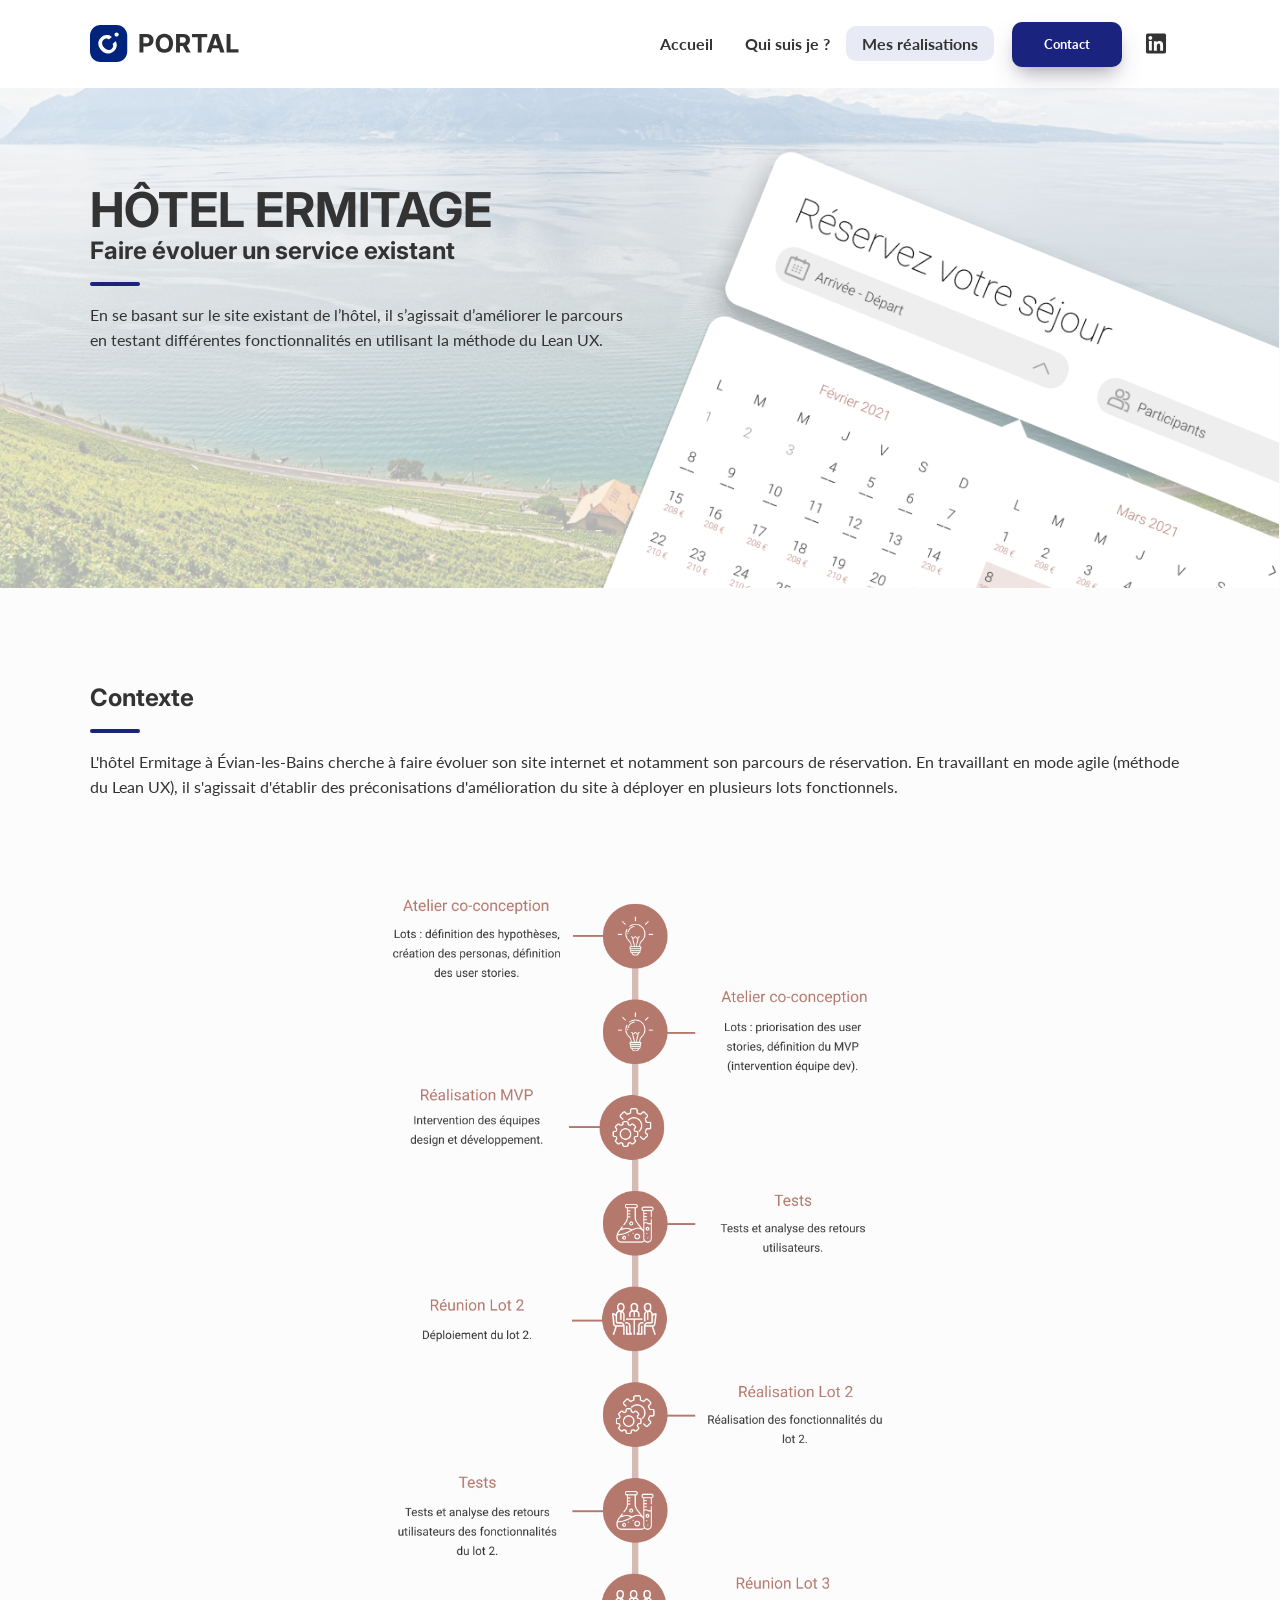
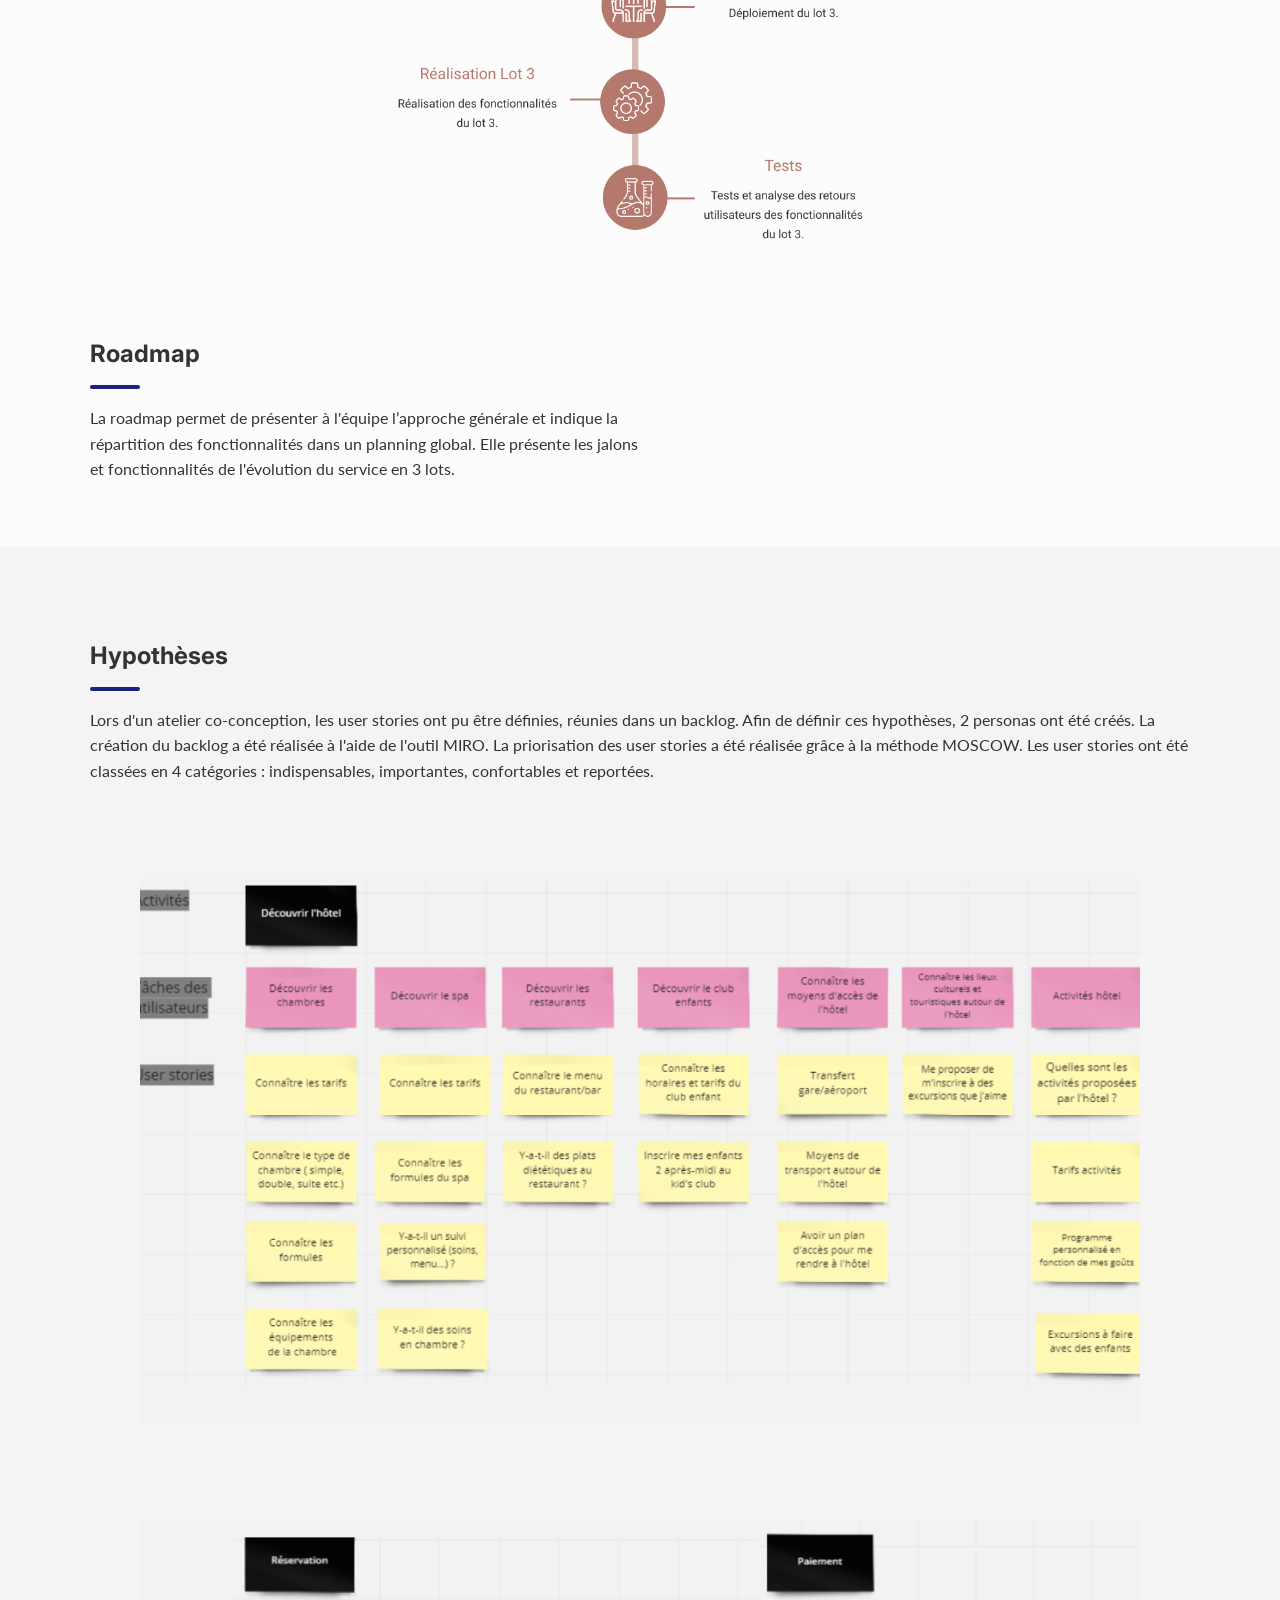
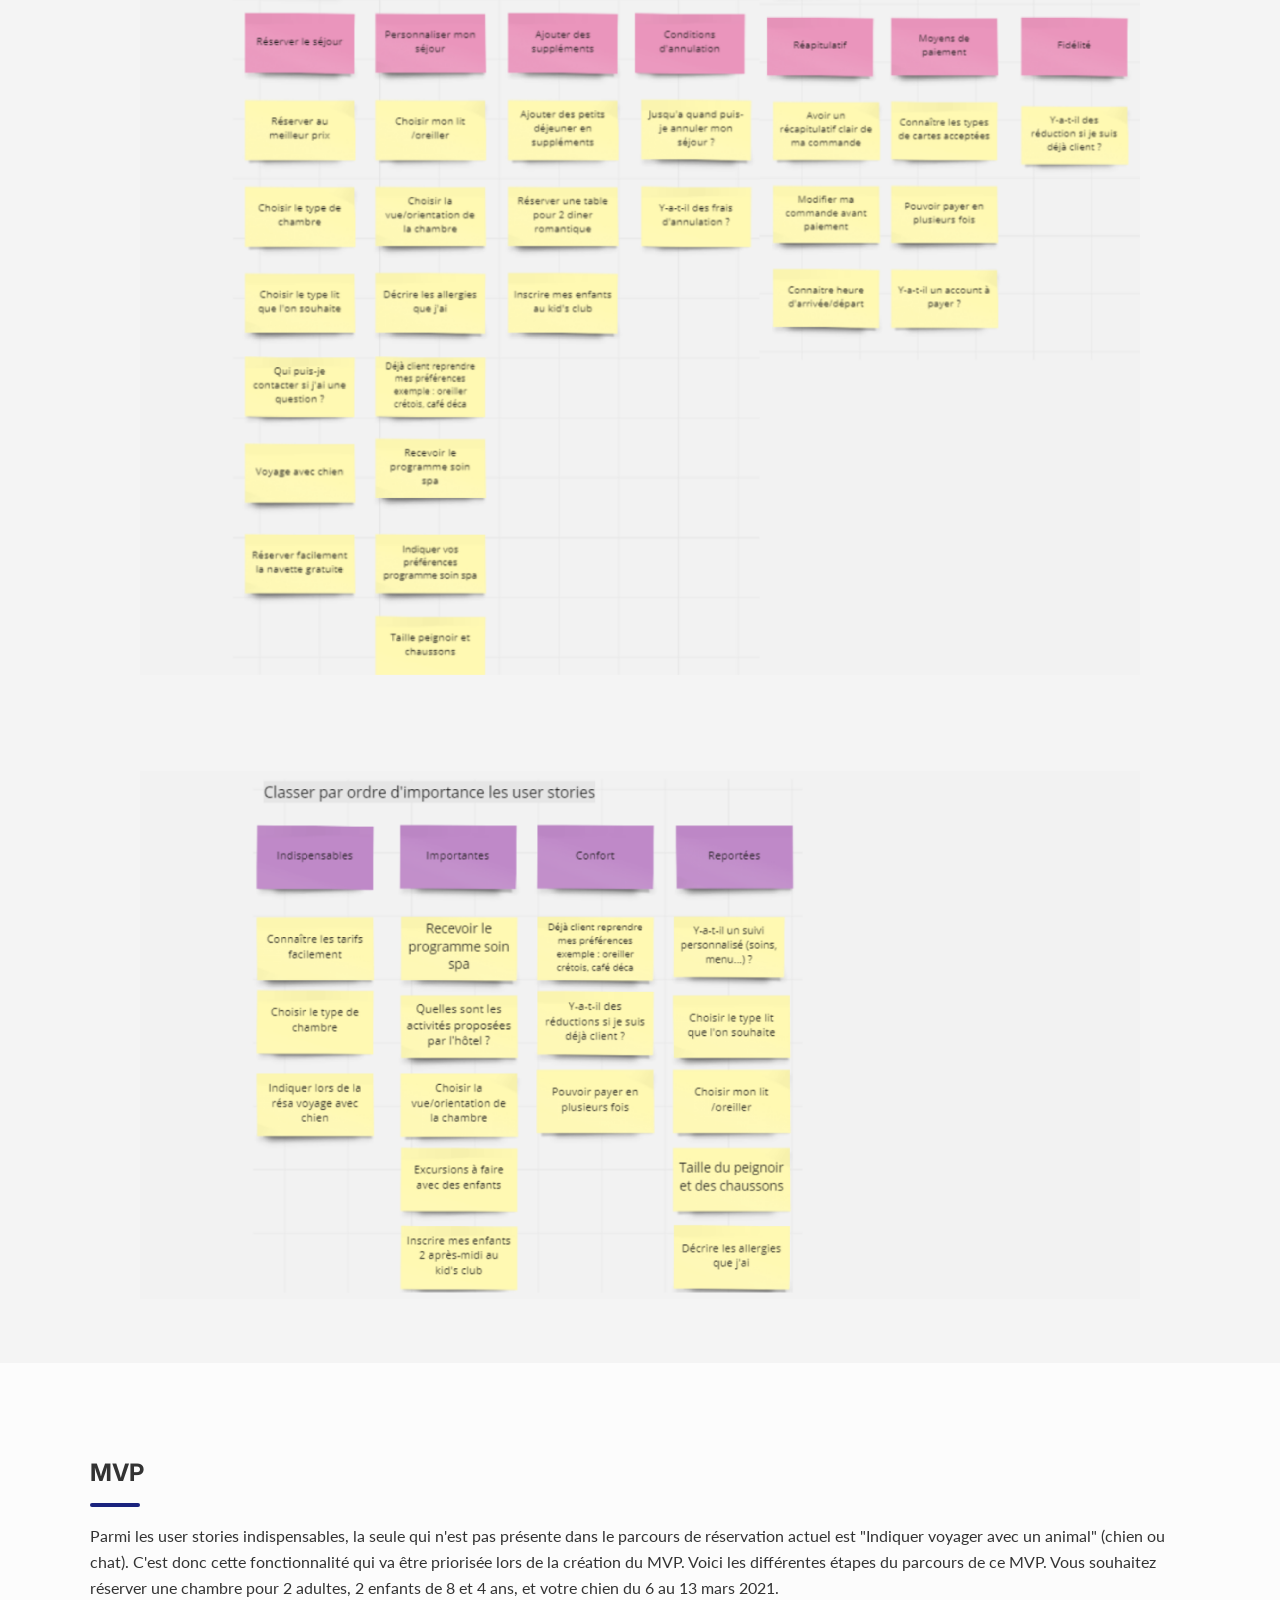
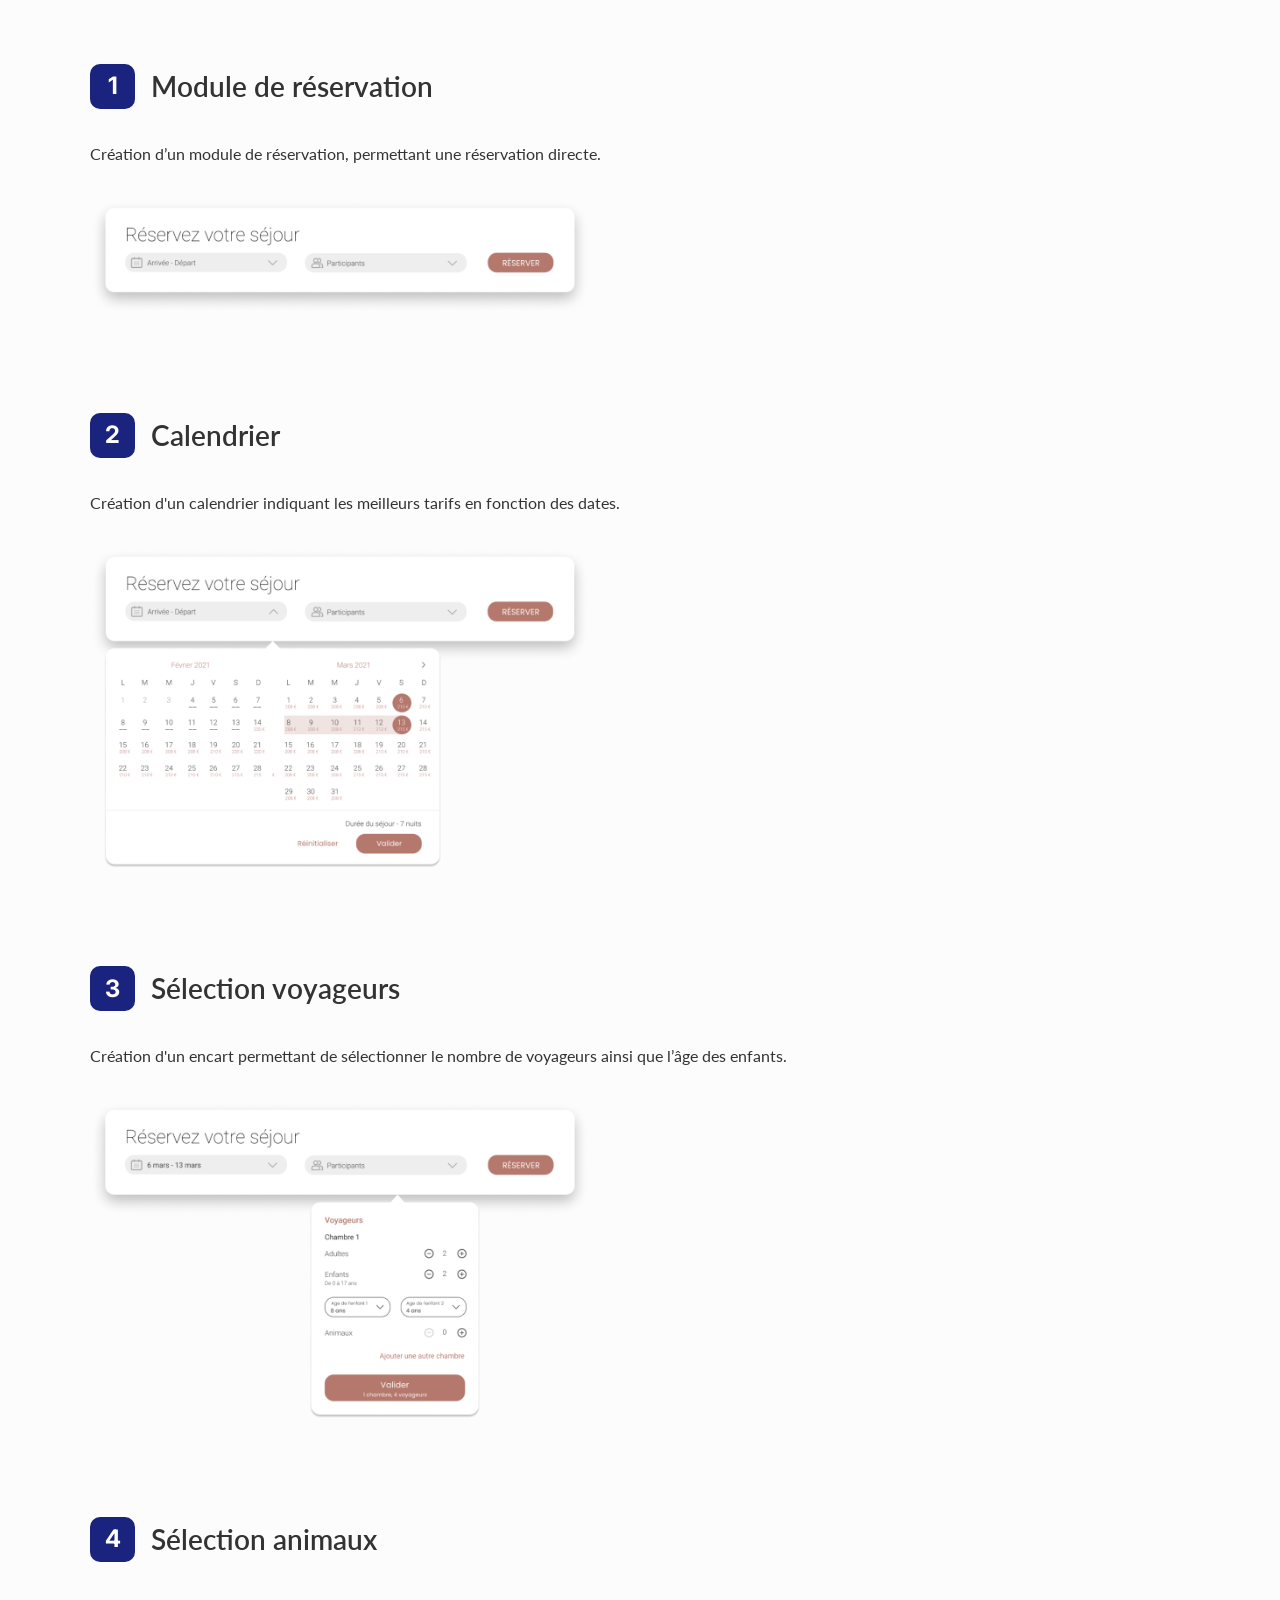
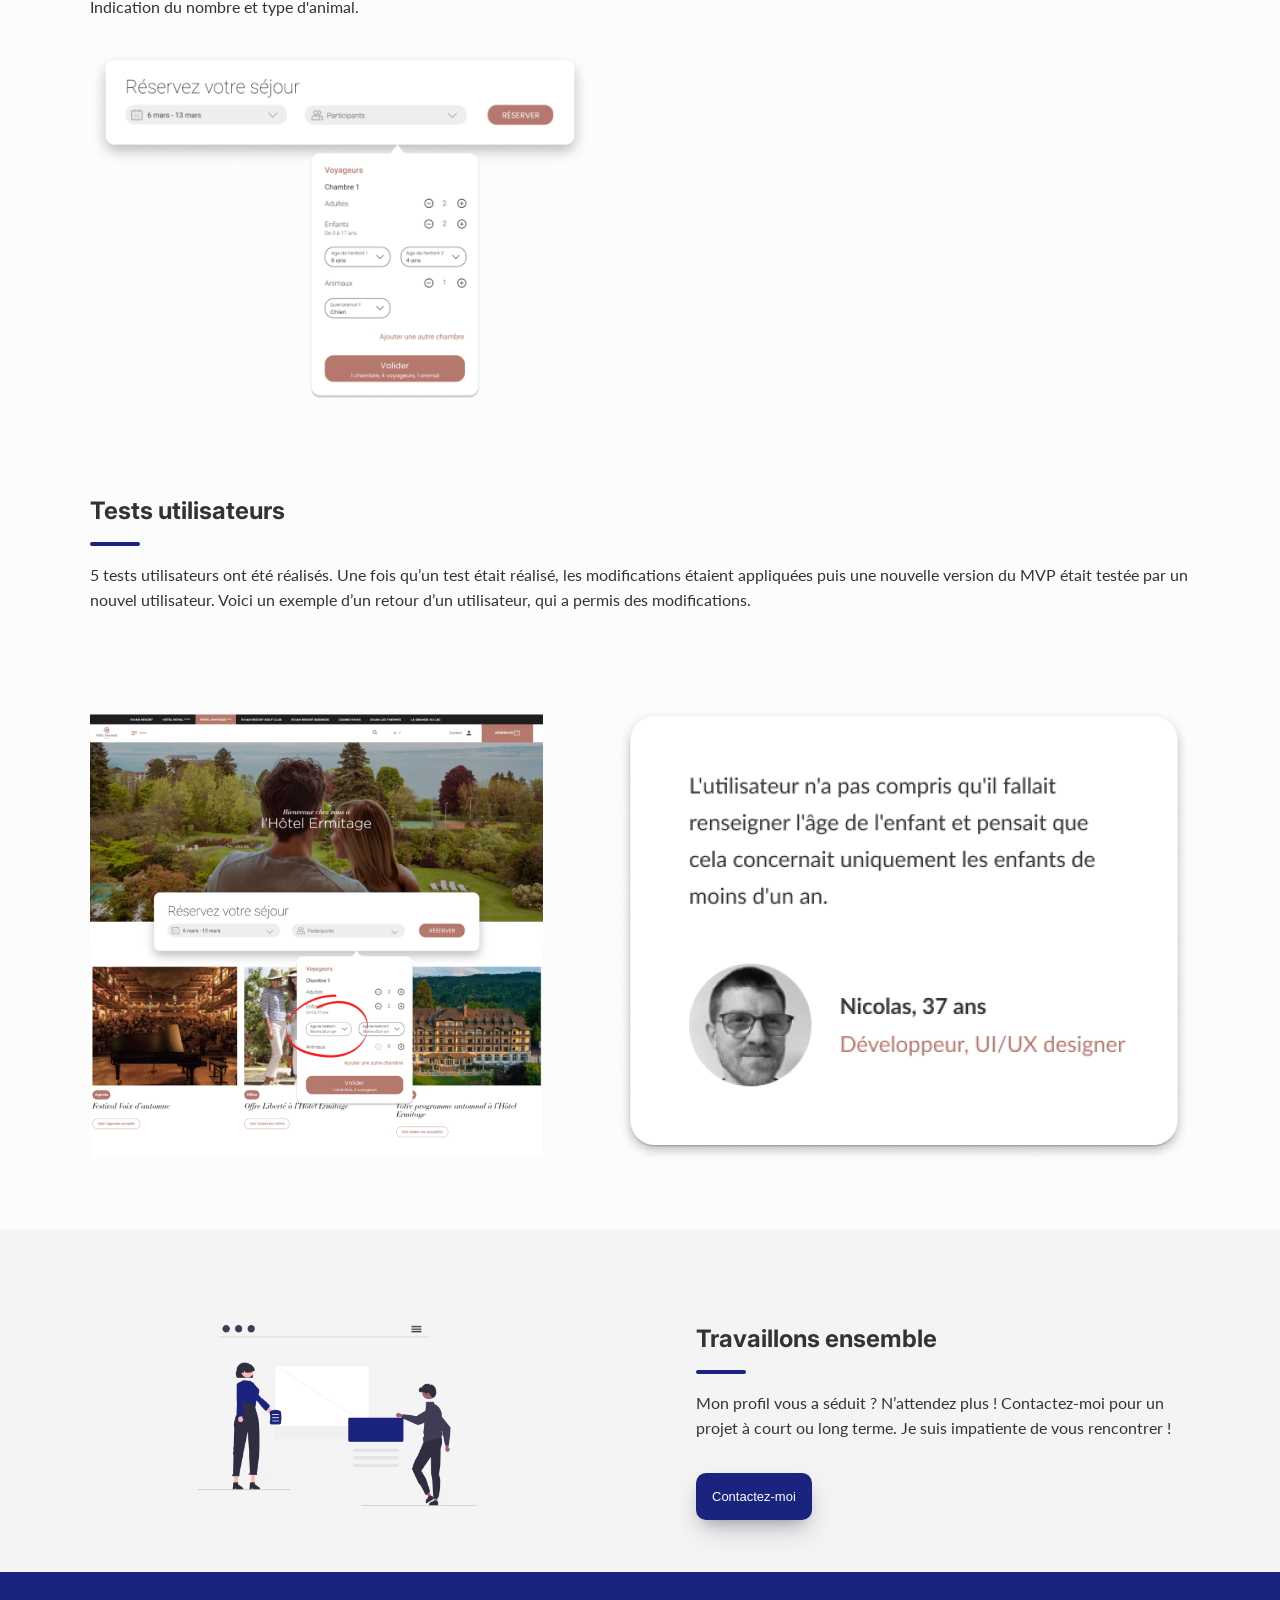
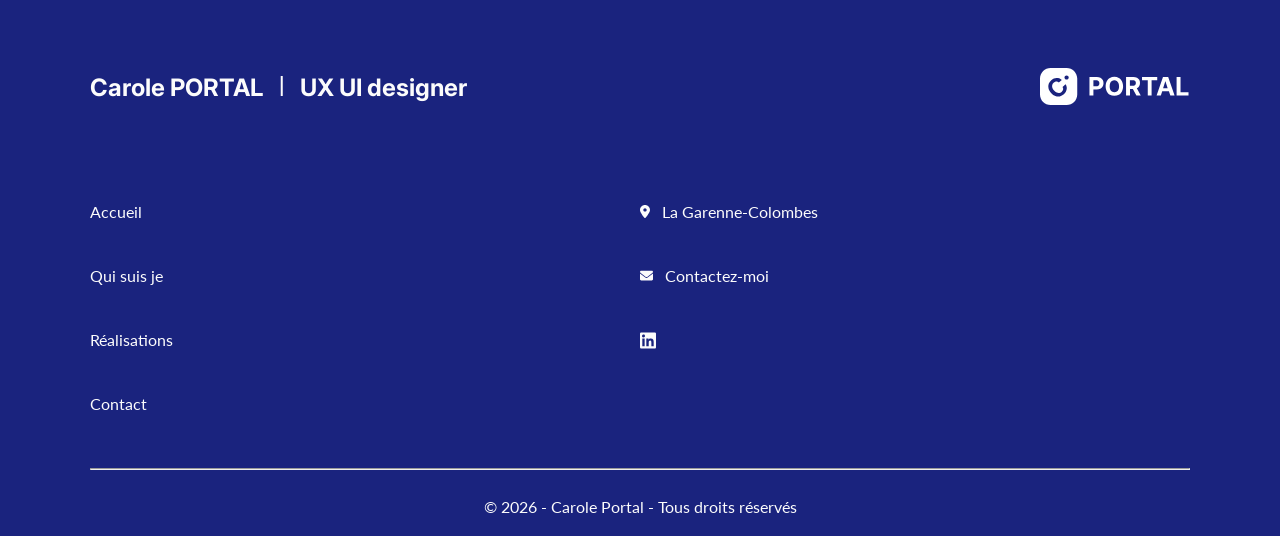
<file: work-ermitage.html>
<!DOCTYPE html>
<html lang="fr">
	<head>
		<meta charset="UTF-8" />
		<meta http-equiv="X-UA-Compatible" content="IE=edge" />
		<meta name="viewport" content="width=device-width, initial-scale=1.0" />
		<title>Carole PORTAL | UX-UI Designer | Hôtel Ermitage</title>
		<meta
			name="description"
			content="Découvrez la modification du parcours de réservation de l’hôtel Ermitage. En utilisant la méthode du lean UX, un nouveau module de réservation a été créé."
		/>
		<meta
			name="keywords"
			content="ux, ui, designer, design, experience, utilisateur, interface, graphique"
		/>
		<meta name="language" content="fr" />
		<meta name="robots" content="index,follow" />
		<meta name="revisit-after" content="7 days" />
		<meta name="author" content="Carole Portal" />
		<meta name="copyright" content="2023, Carole Portal" />
		<meta name="geo.region" content="France" />
		<meta name="geo.placename" content="Puteaux" />
		<meta name="geo.position" content="48.884748;2.23964" />
		<meta name="ICBM" content="48.884748, 2.23964" />
		<meta name="googlebot" content="index,follow" />
		<meta name="bingbot" content="index,follow" />
		<!-- Facebook -->
		<meta
			property="og:title"
			content="Carole PORTAL, UX-UI Designer mon portfolio"
		/>
		<meta property="og:type" content="Website" />
		<meta property="og:url" content="https://caroleportal.github.io" />
		<meta
			property="og:image"
			content="https://caroleportal.github.io/assets/img/opengraph/fb/logo_carole_portal.jpg"
		/>
		<meta
			property="og:description"
			content="UX UI designer, je construis vos interfaces."
		/>
		<meta property="og:image:width" content="1200" />
		<meta property="og:image:height" content="630" />
		<meta property="og:site_name" content="Carole Portal UX UI Designer" />
		<meta property="og:locale" content="fr_FR" />
		<!-- Twitter -->
		<meta property="twitter:card" content="summary" />
		<meta property="twitter:title" content="Carole Portal, UX UI Designer" />
		<meta
			property="twitter:description"
			content="Présentation du  portfolio de Carole Portal, UX UI Designer"
		/>
		<meta
			property="twitter:image"
			content="https://caroleportal.github.io/assets/img/opengraph/twitter/logo_carole_portal.jpg"
		/>
		<meta property="twitter:site" content="Carole Portal" />
		<meta property="twitter:creator" content="Carole Portal" />
		<!--  -->
		<link rel="stylesheet" href="./assets/styles/style.css" />
		<link
			rel="shortcut icon"
			href="./assets/img/favicon.svg"
			type="image/x-icon"
		/>
	</head>
	<body>
		<!-- Navbar -->
		<nav class="navbar">
			<div class="container">
				<div class="content">
					<div class="logo">
						<a href="https://caroleportal.github.io/">
							<img src="/assets/img/Logo_PORTAL.svg" alt="Logo Carole Portal" />
						</a>
					</div>
					<div id="Link" class="navLink">
						<ul>
							<li class="">
								<a class="navBtn" href="/index.html">Accueil</a>
							</li>
							<li class="">
								<a class="navBtn" href="/qui-suis-je.html">Qui suis je ?</a>
							</li>
							<li class="">
								<a class="navBtn navActive" href="/realisations.html"
									>Mes réalisations</a
								>
							</li>
							<li class="contact">
								<a href="/contact.html">Contact</a>
							</li>
							<li>
								<a
									href="https://www.linkedin.com/in/carole-portal-0603b5bb/"
									target="_blank"
								>
									<img src="./assets/img/linkedin.svg" alt="Logo Linkedin" />
								</a>
							</li>
						</ul>
					</div>
					<div id="BurgerMenu" class="navLinkMobile">
						<span></span>
						<span></span>
						<span></span>
					</div>
				</div>
			</div>
		</nav>
		<main>
			<!-- Section 1 -->
			<section class="section-work-ermitage">
				<div class="p-b-4">
					<div class="container">
						<div class="section-1">
							<div class="section-work-1-txt">
								<h2 class="work-title">HÔTEL ERMITAGE</h2>
								<h2>Faire évoluer un service existant</h2>
								<div class="separateur"></div>
								<p>
									En se basant sur le site existant de l’hôtel, il s’agissait
									d’améliorer le parcours en testant différentes fonctionnalités
									en utilisant la méthode du Lean UX.
								</p>
							</div>
						</div>
						<div class="work-img-ermitage m-t-2"></div>
					</div>
				</div>
			</section>
			<!-- Section 2 -->
			<section>
				<div class="container">
					<div class="section-1">
						<h2>Contexte</h2>
						<div class="separateur"></div>
						<p>
							L'hôtel Ermitage à Évian-les-Bains cherche à faire évoluer son
							site internet et notamment son parcours de réservation. En
							travaillant en mode agile (méthode du Lean UX), il s'agissait
							d'établir des préconisations d'amélioration du site à déployer en
							plusieurs lots fonctionnels.
						</p>
					</div>
					<div class="section-1 big-img-ermitage flex justify-center">
						<img src="/assets/img/ermitage/image-2.png" alt="" />
					</div>
				</div>
			</section>
			<!-- Section 3 -->
			<section class="container m-b-4">
				<div class="flex section-1">
					<div class="section-1-txt">
						<h2>Roadmap</h2>
						<div class="separateur"></div>
						<p>
							La roadmap permet de présenter à l'équipe l’approche générale et
							indique la répartition des fonctionnalités dans un planning
							global. Elle présente les jalons et fonctionnalités de l'évolution
							du service en 3 lots.
						</p>
					</div>
					<!-- 					<div class="section-1-img">
						<img
							src="./assets/img/pret-d-ici/image-3.png"
							alt="Image illustrant un persona"
						/>
					</div> -->
				</div>
			</section>
			<!-- Section 4 -->
			<section class="bg-grey p-b-4">
				<div class="container">
					<div class="section-1">
						<h2>Hypothèses</h2>
						<div class="separateur"></div>
						<p>
							Lors d'un atelier co-conception, les user stories ont pu être
							définies, réunies dans un backlog. Afin de définir ces hypothèses,
							2 personas ont été créés. La création du backlog a été réalisée à
							l'aide de l'outil MIRO. La priorisation des user stories a été
							réalisée grâce à la méthode MOSCOW. Les user stories ont été
							classées en 4 catégories : indispensables, importantes,
							confortables et reportées.
						</p>
					</div>
					<div class="section-1 hypothese-img-ermitage flex justify-center">
						<img src="/assets/img/ermitage/image-3.png" alt="" />
					</div>
					<div class="section-1 hypothese-img-ermitage flex justify-center">
						<img src="/assets/img/ermitage/image-4.png" alt="" />
					</div>
					<div class="section-1 hypothese-img-ermitage flex justify-center">
						<img src="/assets/img/ermitage/image-5.png" alt="" />
					</div>
				</div>
			</section>
			<!-- Section 5 -->
			<section>
				<div class="container">
					<!-- Etape 1 -->
					<div class="section-1">
						<h2>MVP</h2>
						<div class="separateur"></div>
						<p>
							Parmi les user stories indispensables, la seule qui n'est pas
							présente dans le parcours de réservation actuel est "Indiquer
							voyager avec un animal" (chien ou chat). C'est donc cette
							fonctionnalité qui va être priorisée lors de la création du MVP.
							Voici les différentes étapes du parcours de ce MVP. Vous souhaitez
							réserver une chambre pour 2 adultes, 2 enfants de 8 et 4 ans, et
							votre chien du 6 au 13 mars 2021.
						</p>
						<div class="block-ui m-t-4">
							<div class="block-ui-title">
								<div class="ui-number">
									<p>1</p>
								</div>
								<div class="ui-title">Module de réservation</div>
							</div>
							<div class="block-ui-text m-t-2">
								<p>
									Création d’un module de réservation, permettant une
									réservation directe.
								</p>
							</div>
						</div>
					</div>
					<div class="m-t-2">
						<div class="wireframe-ermitage-img">
							<img
								src="/assets/img/ermitage/image-6.png"
								alt="Image iphone 1"
							/>
						</div>
					</div>
					<!--  -->
					<div class="section-1">
						<div class="block-ui">
							<div class="block-ui-title">
								<div class="ui-number">
									<p>2</p>
								</div>
								<div class="ui-title">Calendrier</div>
							</div>
							<div class="block-ui-text m-t-2">
								<p>
									Création d'un calendrier indiquant les meilleurs tarifs en
									fonction des dates.
								</p>
							</div>
						</div>
					</div>
					<div class="m-t-2">
						<div class="wireframe-ermitage-img">
							<img
								src="/assets/img/ermitage/image-7.png"
								alt="Image iphone 1"
							/>
						</div>
					</div>
					<!--  -->
					<div class="section-1">
						<div class="block-ui">
							<div class="block-ui-title">
								<div class="ui-number">
									<p>3</p>
								</div>
								<div class="ui-title">Sélection voyageurs</div>
							</div>
							<div class="block-ui-text m-t-2">
								<p>
									Création d'un encart permettant de sélectionner le nombre de
									voyageurs ainsi que l’âge des enfants.
								</p>
							</div>
						</div>
					</div>
					<div class="m-t-2">
						<div class="wireframe-ermitage-img">
							<img
								src="/assets/img/ermitage/image-8.png"
								alt="Image iphone 1"
							/>
						</div>
					</div>
					<!--  -->
					<div class="section-1">
						<div class="block-ui">
							<div class="block-ui-title">
								<div class="ui-number">
									<p>4</p>
								</div>
								<div class="ui-title">Sélection animaux</div>
							</div>
							<div class="block-ui-text m-t-2">
								<p>Indication du nombre et type d'animal.</p>
							</div>
						</div>
					</div>
					<div class="m-t-2">
						<div class="wireframe-ermitage-img">
							<img
								src="/assets/img/ermitage/image-9.png"
								alt="Image iphone 1"
							/>
						</div>
					</div>
					<!--  -->
				</div>
			</section>
			<!-- Section 6 -->
			<section>
				<div class="container">
					<div class="section-1">
						<h2>Tests utilisateurs</h2>
						<div class="separateur"></div>
						<p>
							5 tests utilisateurs ont été réalisés. Une fois qu’un test était
							réalisé, les modifications étaient appliquées puis une nouvelle
							version du MVP était testée par un nouvel utilisateur. Voici un
							exemple d’un retour d’un utilisateur, qui a permis des
							modifications.
						</p>
					</div>
					<div class="section-1 section-double-img-ermitage">
						<div class="section-6-img">
							<img src="/assets/img/ermitage/image-10.png" alt="photo iphone" />
						</div>
						<div class="section-6-img">
							<img src="/assets/img/ermitage/image-11.png" alt="Persona" />
						</div>
					</div>
				</div>
			</section>

			<!-- Section ... -->
			<section class="bg-grey m-t-4 p-b-2">
				<div class="container">
					<div class="section-1 flex">
						<div class="section-1-img">
							<div class="photo-profil p-b-2">
								<img
									src="/assets/img/travaillons-ensemble.png"
									alt="Photo de bureau"
								/>
							</div>
						</div>
						<div class="section-1-txt">
							<h2>Travaillons ensemble</h2>
							<div class="separateur"></div>
							<p>
								Mon profil vous a séduit ? N’attendez plus ! Contactez-moi pour
								un projet à court ou long terme. Je suis impatiente de vous
								rencontrer !
							</p>
							<div class="section-btn">
								<button class="contact">Contactez-moi</button>
							</div>
						</div>
					</div>
				</div>
			</section>
		</main>
		<footer class="footer">
			<div class="container">
				<div class="section-1 flex-footer">
					<div class="title-footer">
						<h2>Carole PORTAL</h2>
						<span class="pipe">|</span>
						<h2>UX UI designer</h2>
					</div>
					<div class="logo-footer">
						<img
							src="/assets/img/Logo_white_PORTAL.svg"
							alt="logo Carole Portal en blanc"
						/>
					</div>
				</div>
				<div class="section-1 content-link-contact">
					<div class="content-link">
						<ul>
							<li><a href="#">Accueil</a></li>
							<li><a href="/qui-suis-je.html">Qui suis je</a></li>
							<li><a href="/realisations.html">Réalisations</a></li>
							<li><a href="/contact.html">Contact</a></li>
						</ul>
					</div>
					<div class="content-contact">
						<ul>
							<li>
								<a href="#">
									<img
										src="/assets/img/location-dot.svg"
										alt="Picto localisation"
									/>
									La Garenne-Colombes</a
								>
							</li>
							<li>
								<a href="mailto:portalcarol@gmail.com" target="_blank"
									><img src="/assets/img/envelope.svg" alt="Picto enveloppe" />
									Contactez-moi</a
								>
							</li>
							<li>
								<a
									href="https://www.linkedin.com/in/carole-portal-0603b5bb/"
									target="_blank"
								>
									<img
										src="/assets/img/linkedin_white.svg"
										alt="Picto Linkedin"
								/></a>
							</li>
						</ul>
					</div>
				</div>
				<hr />
				<div class="copyright">
					<p>
						© <span id="copy"></span> - Carole Portal - Tous droits réservés
					</p>
				</div>
			</div>
		</footer>
		<button class="scrollToTopBtn">
			<img src="/assets/img/caret-up.svg" alt="Flêche vers le haut" />
		</button>
		<script src="/assets/js/script.js"></script>
	</body>
</html>
</file>
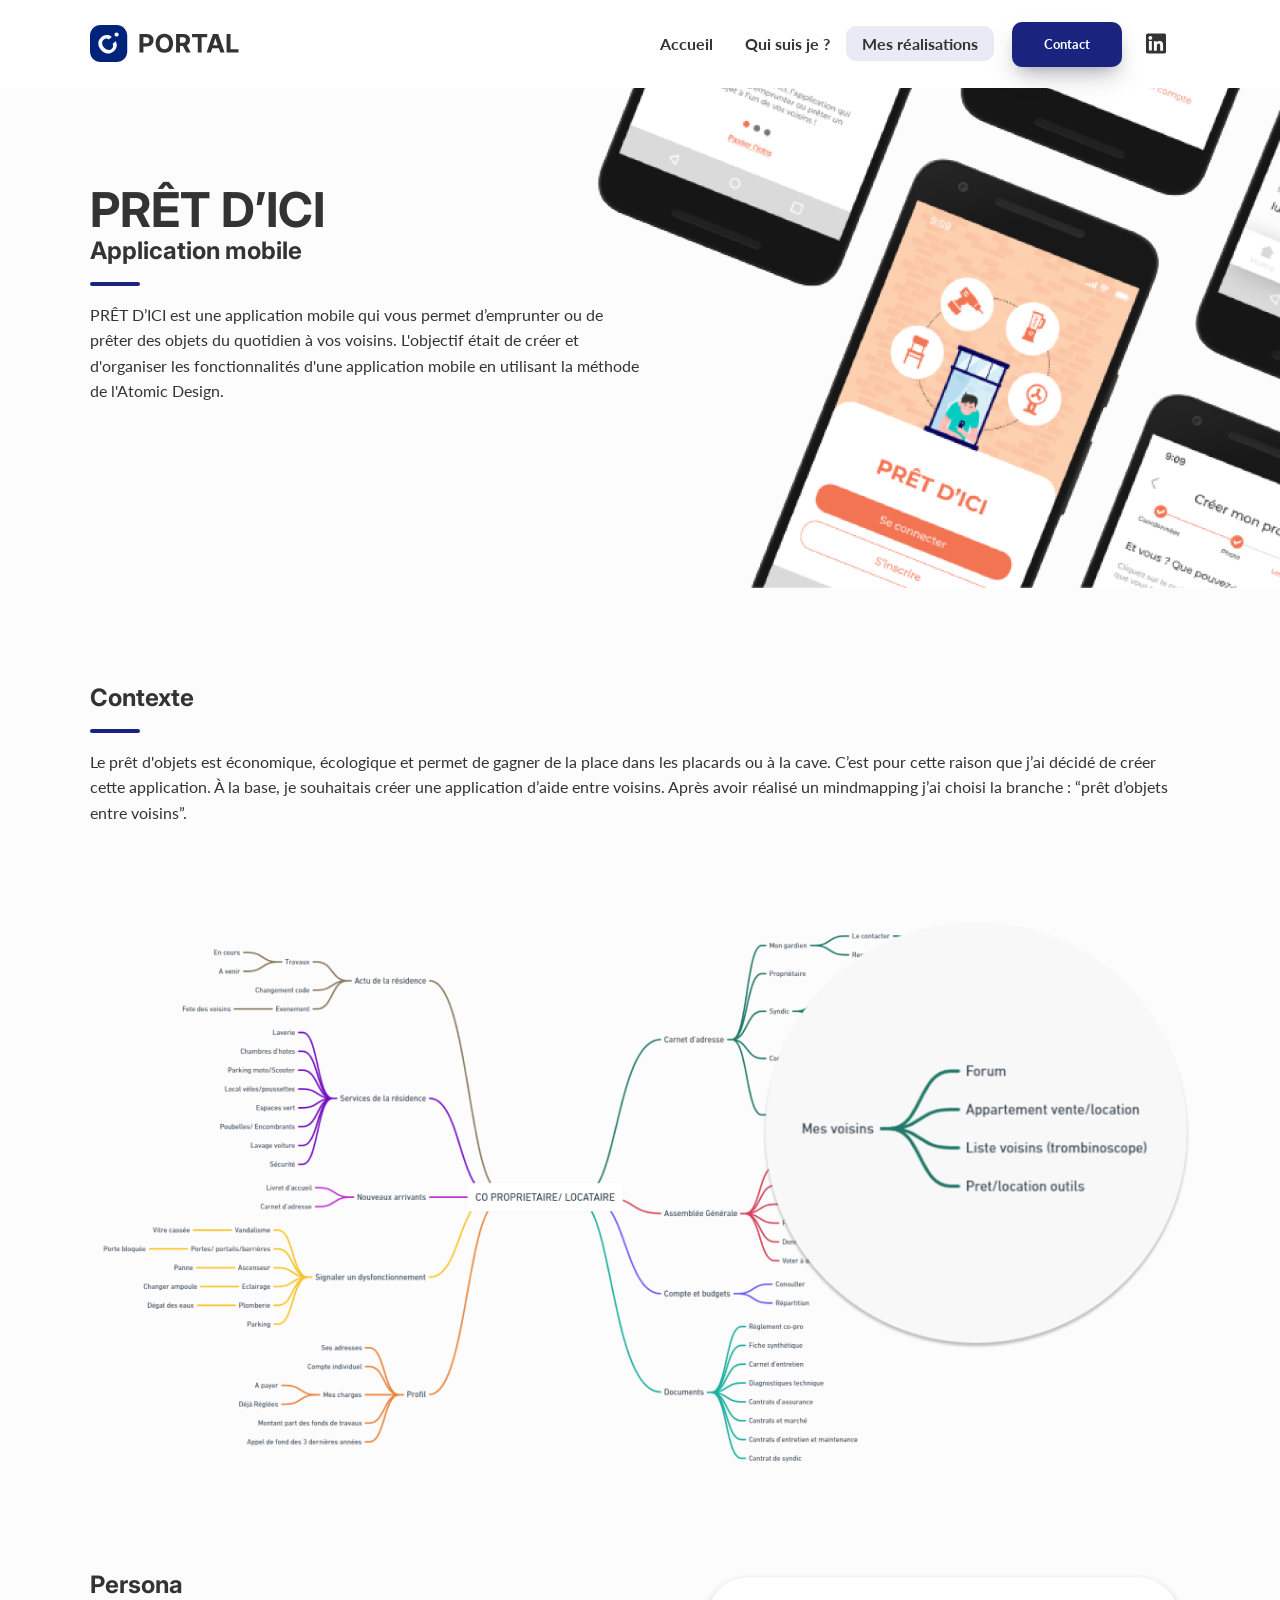
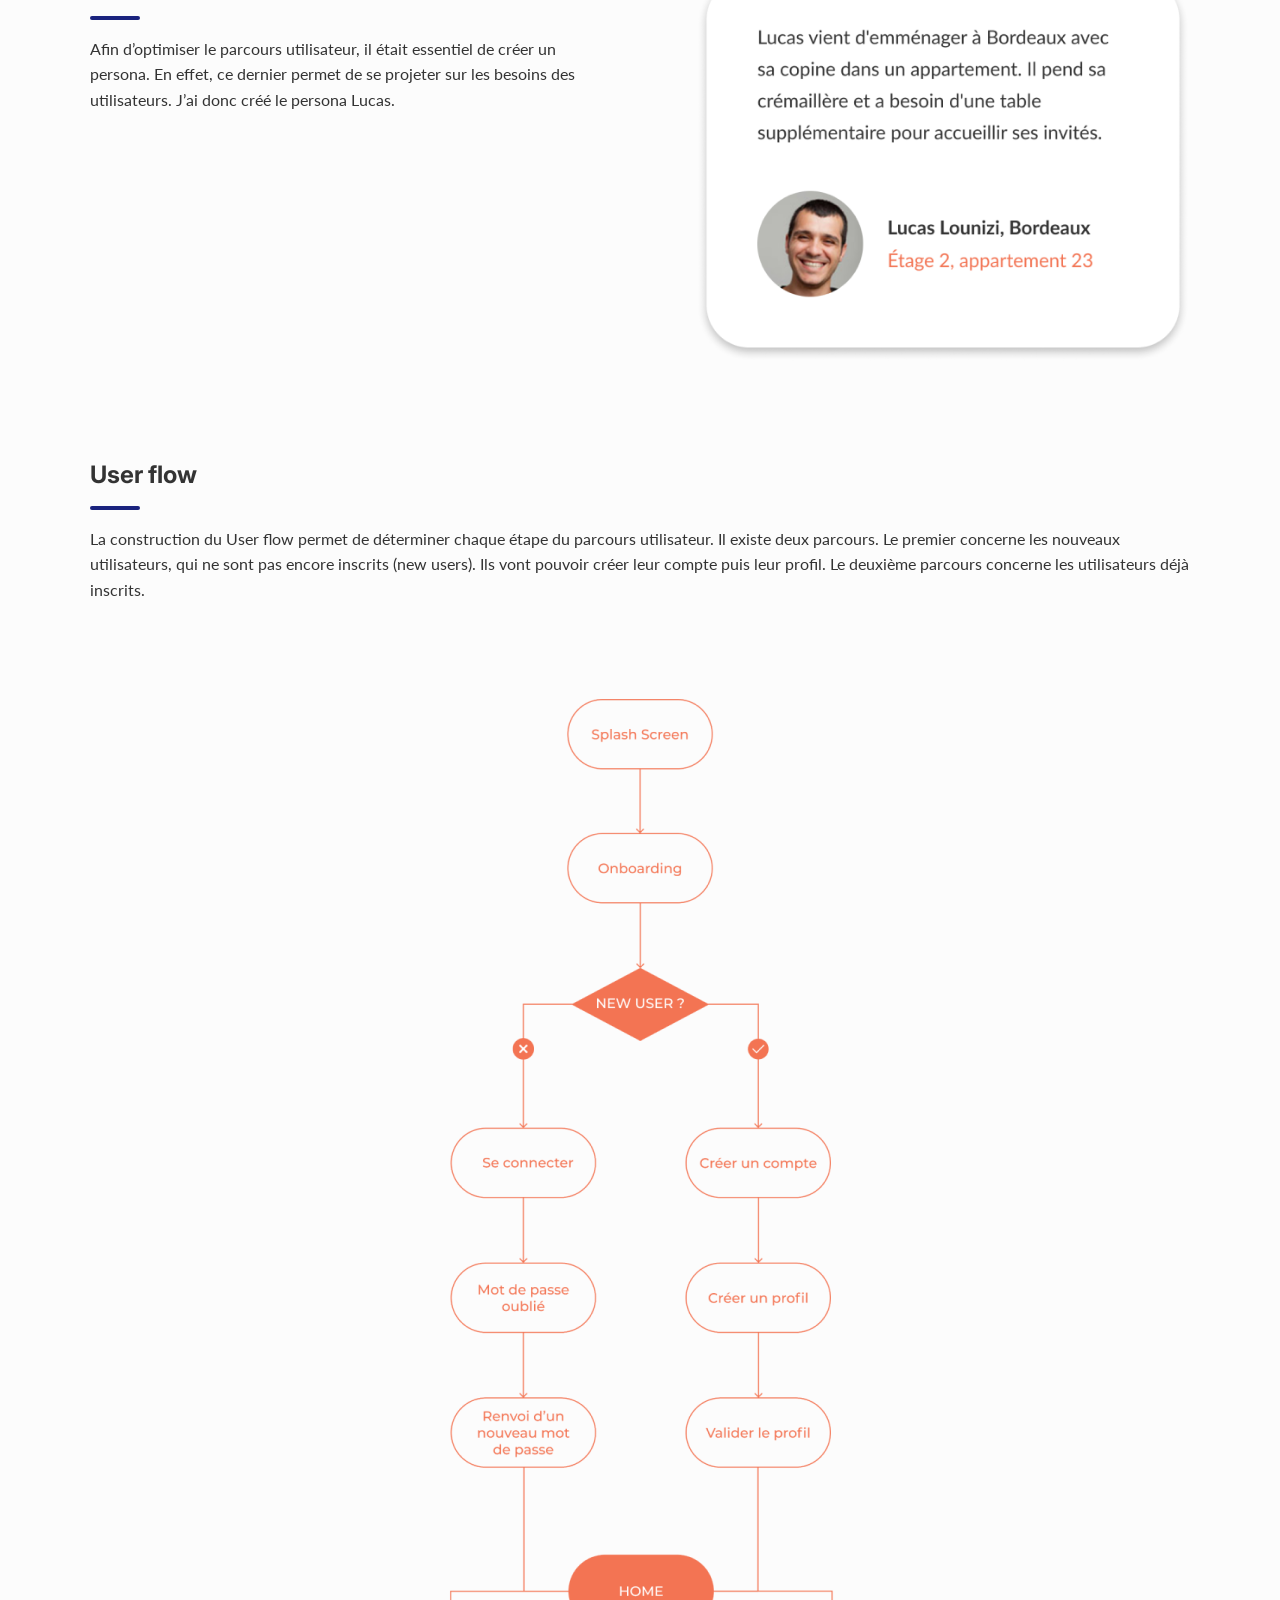
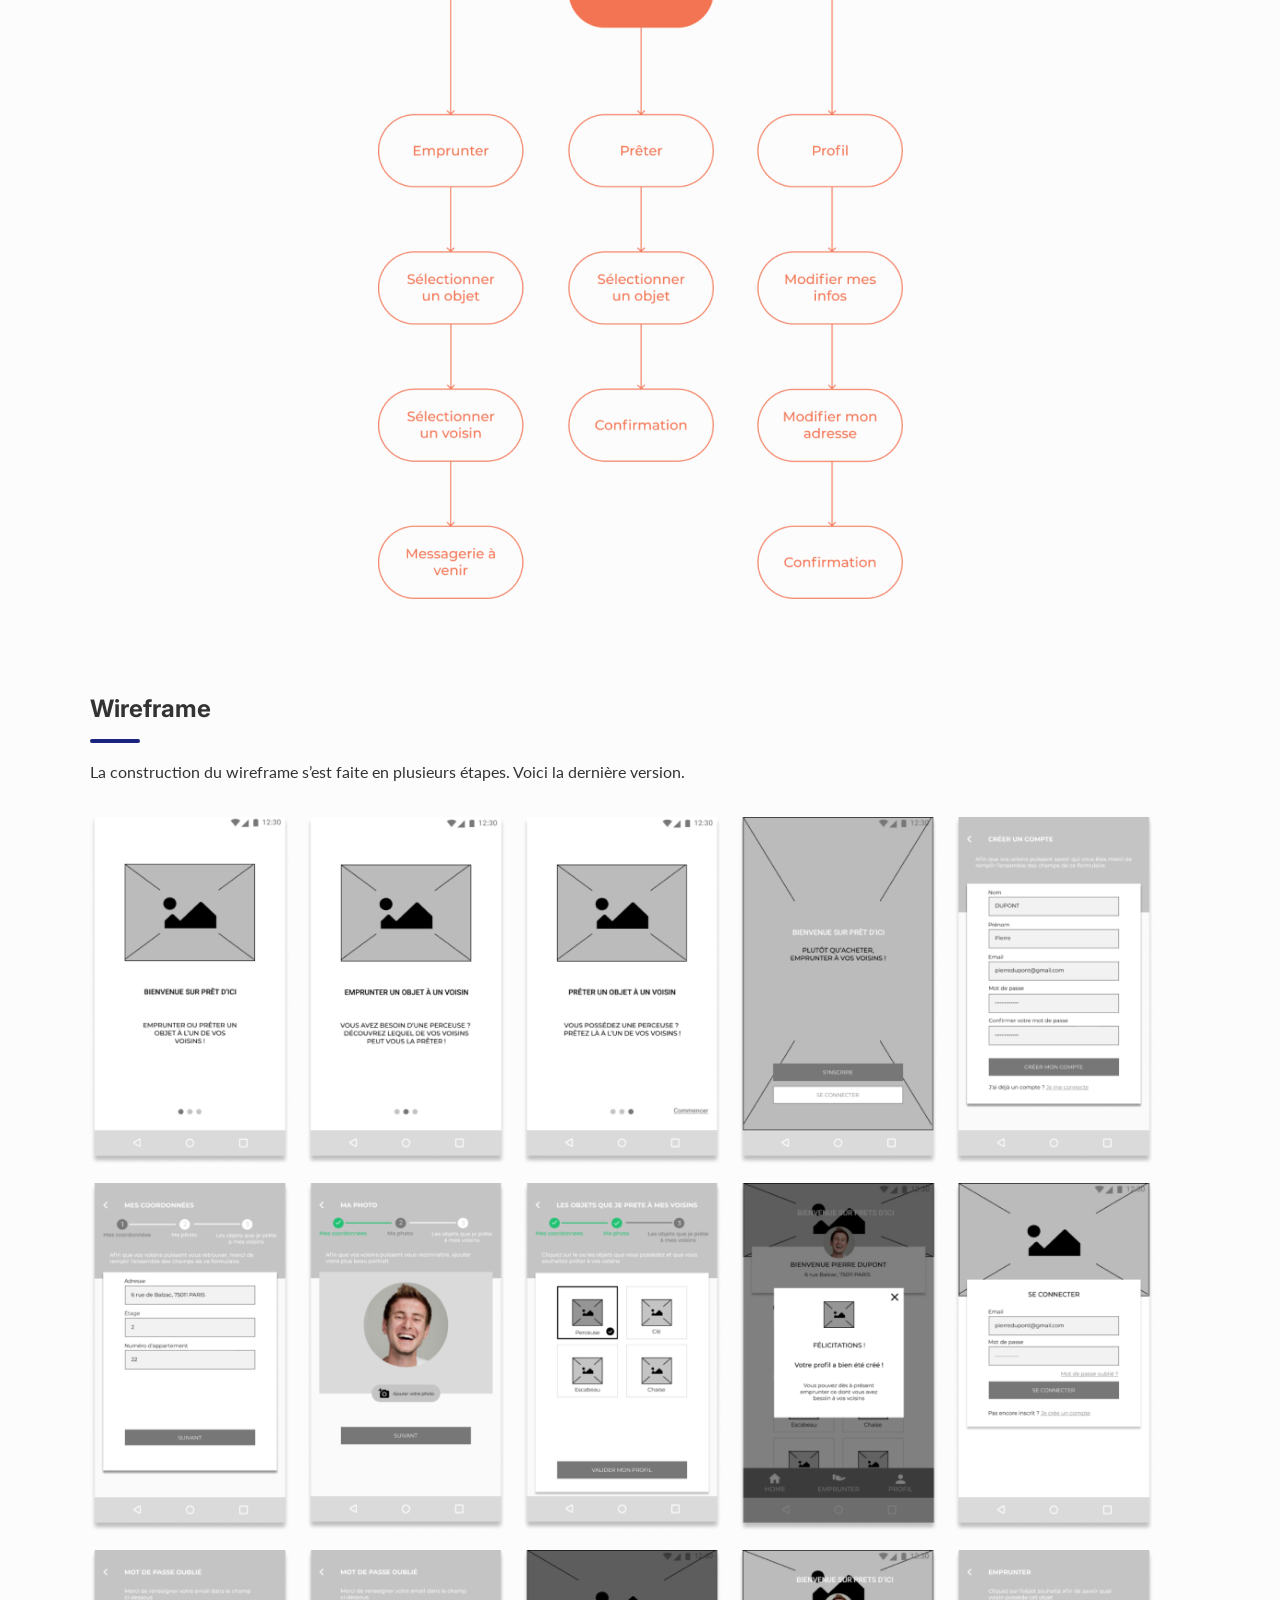
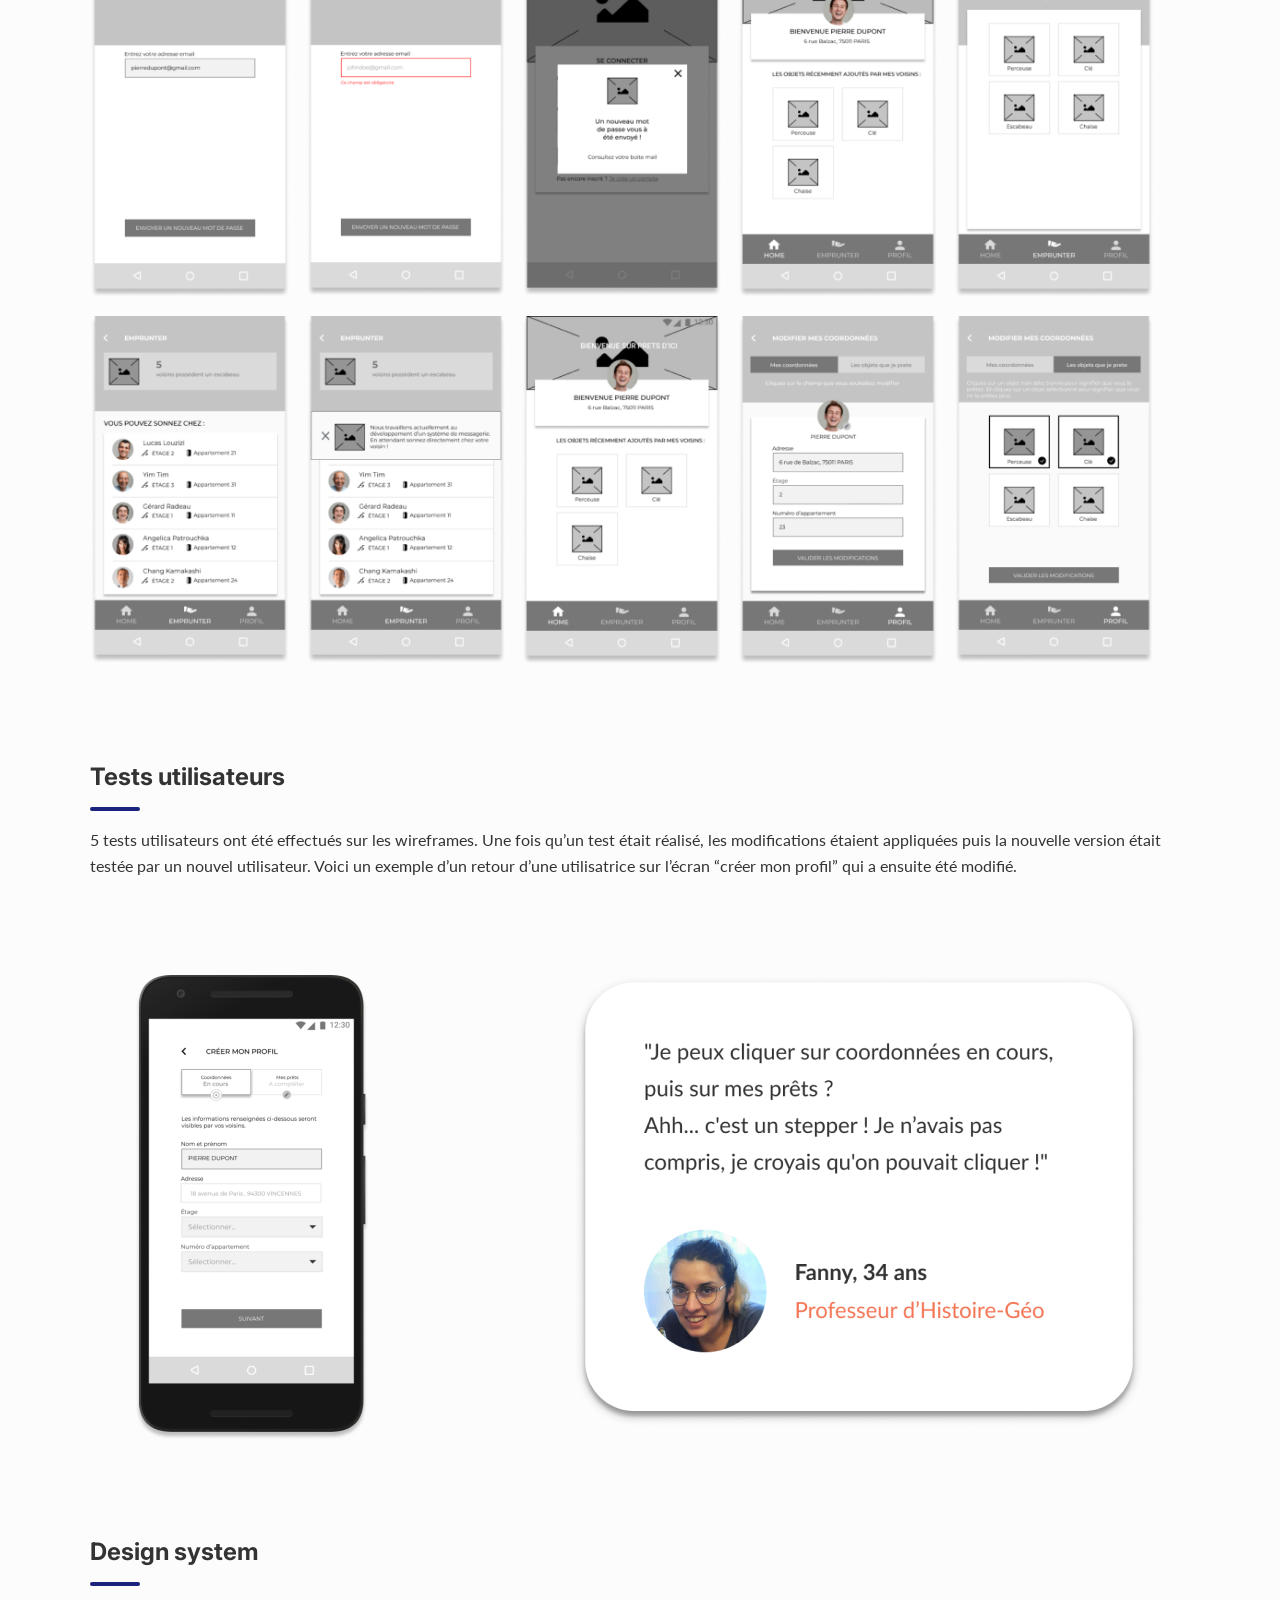
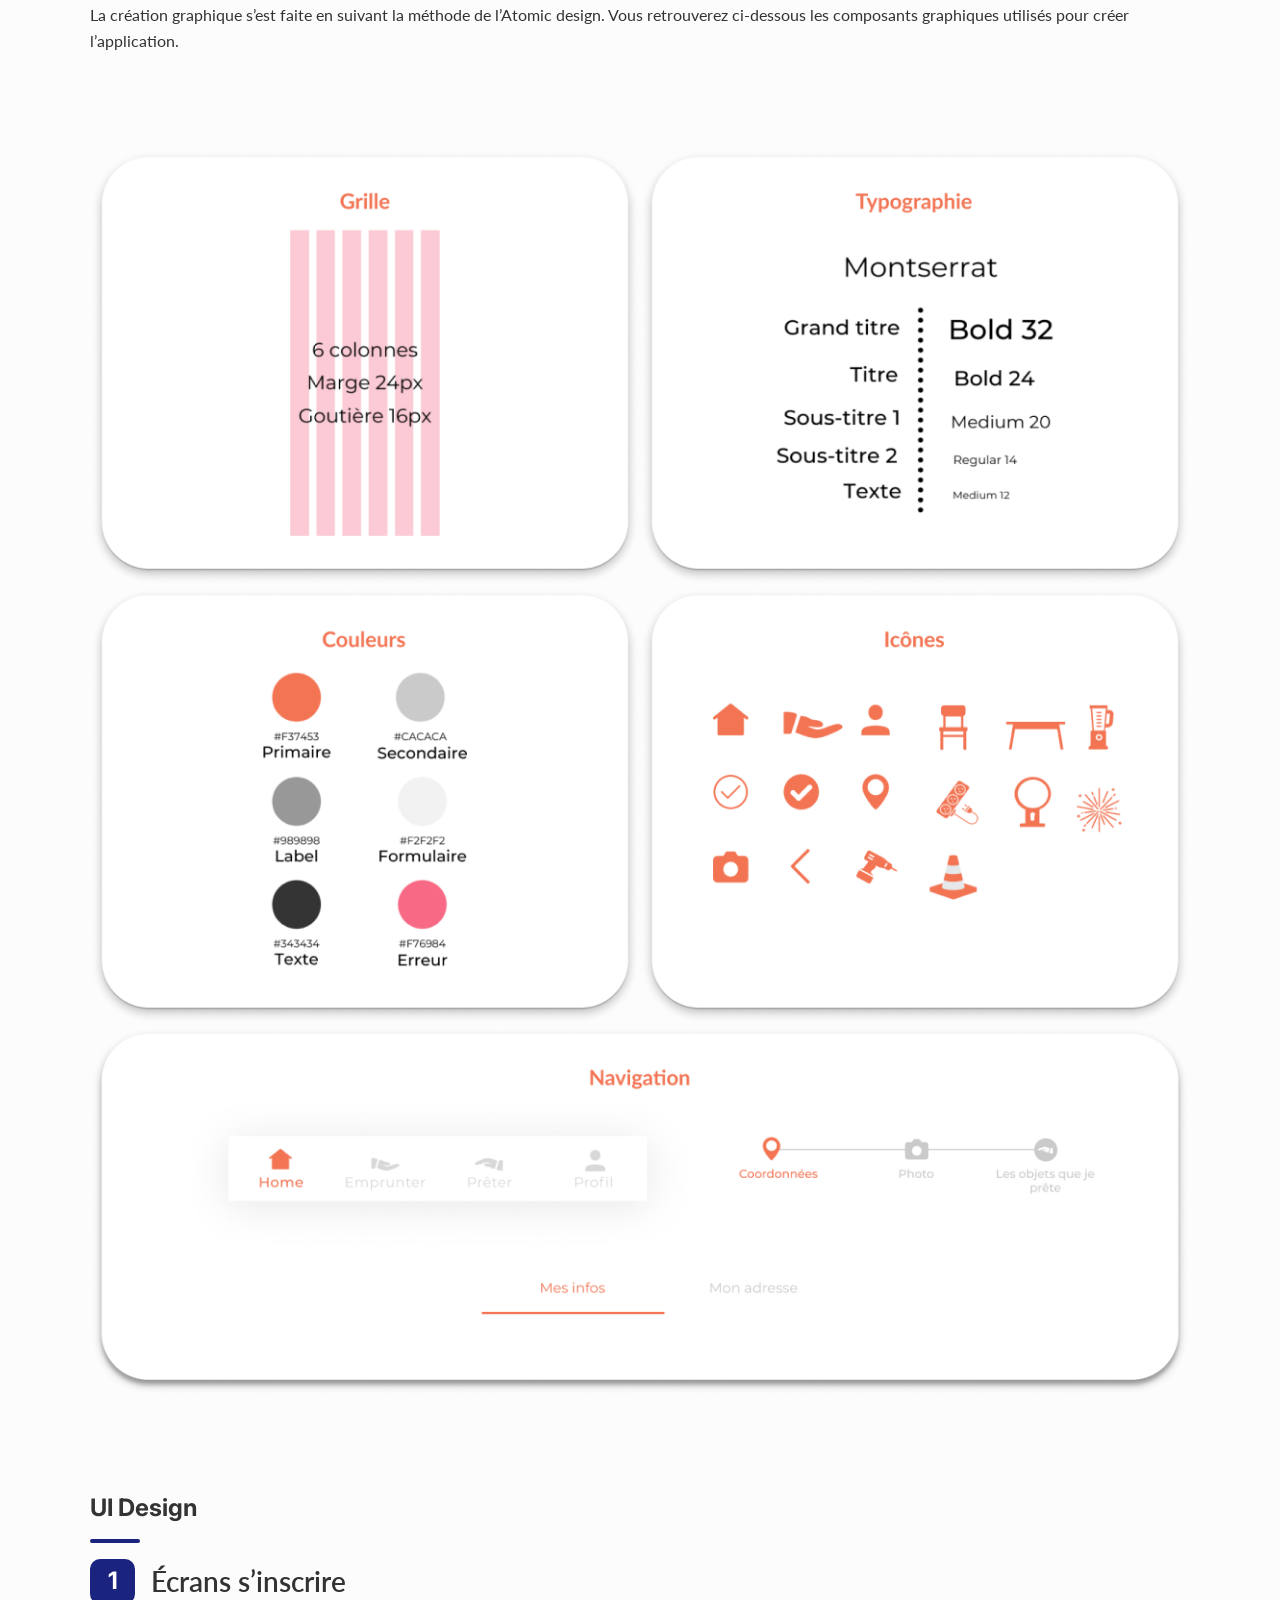
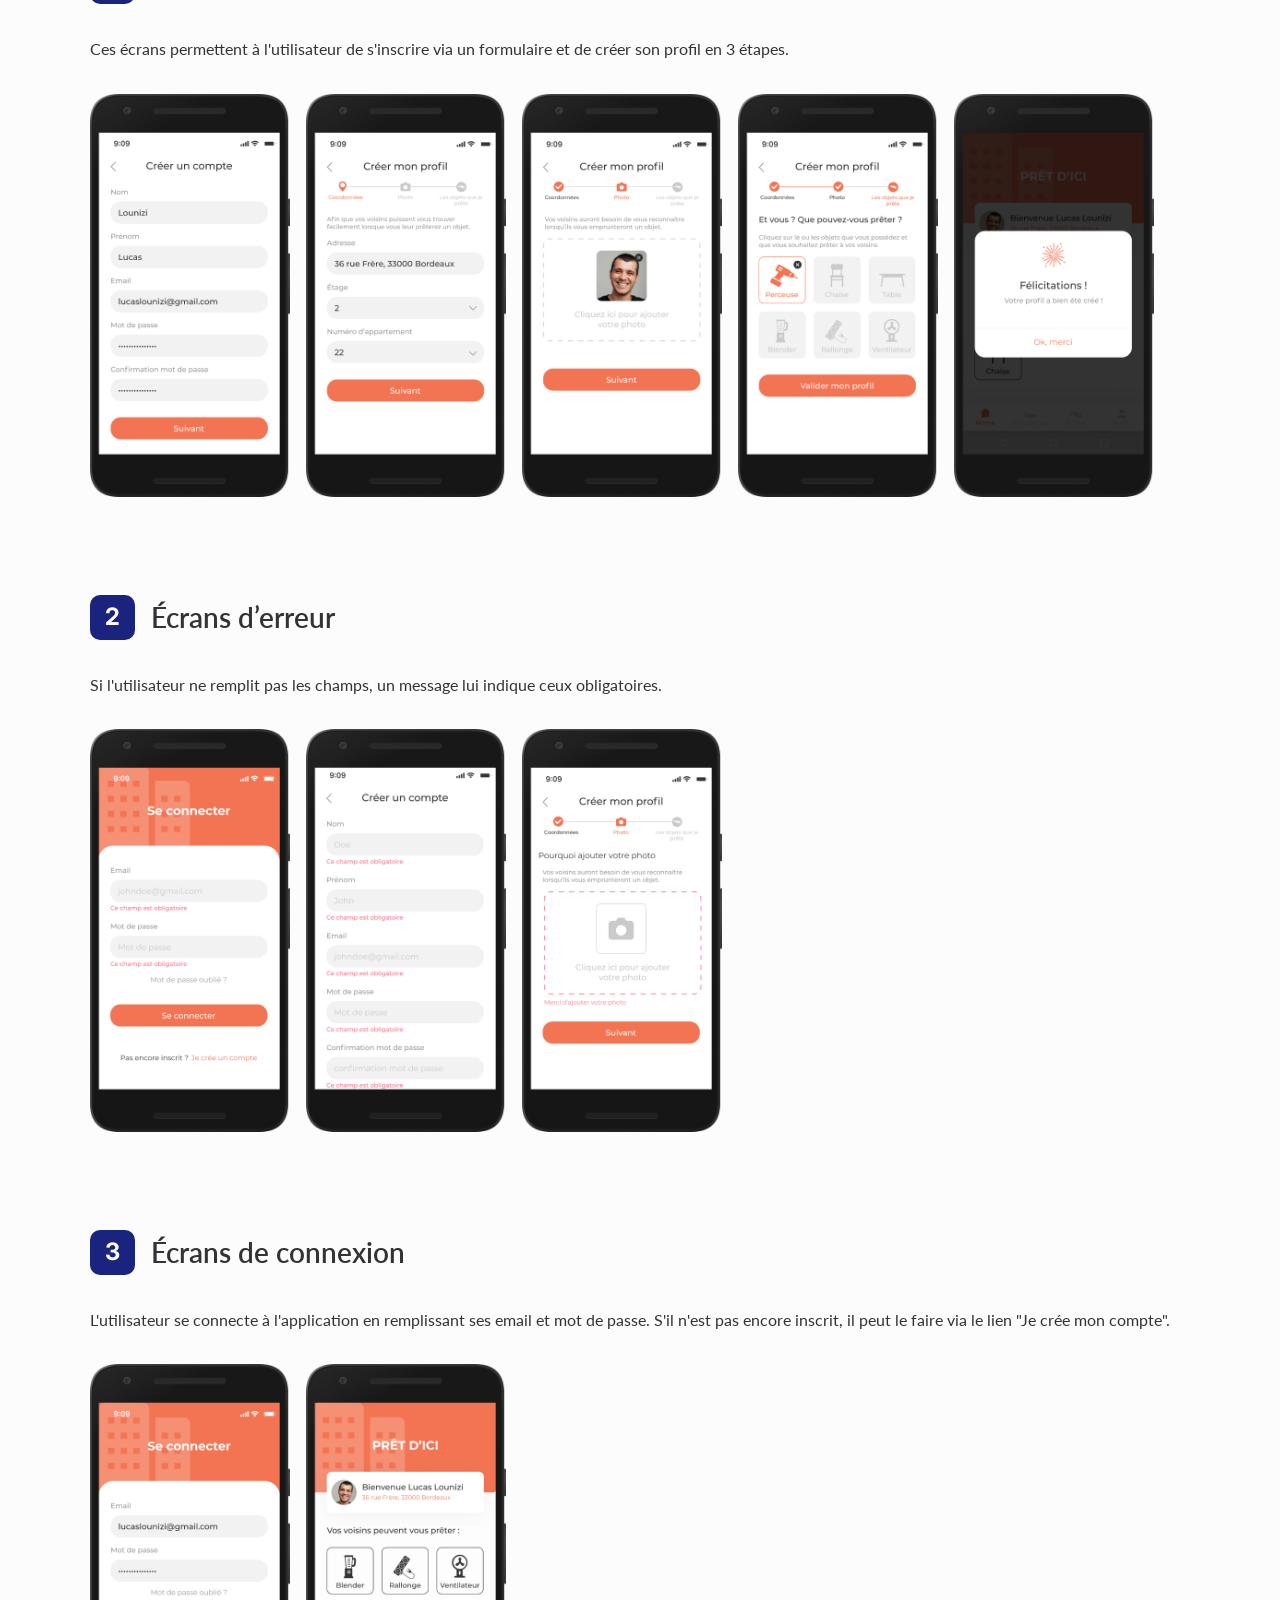
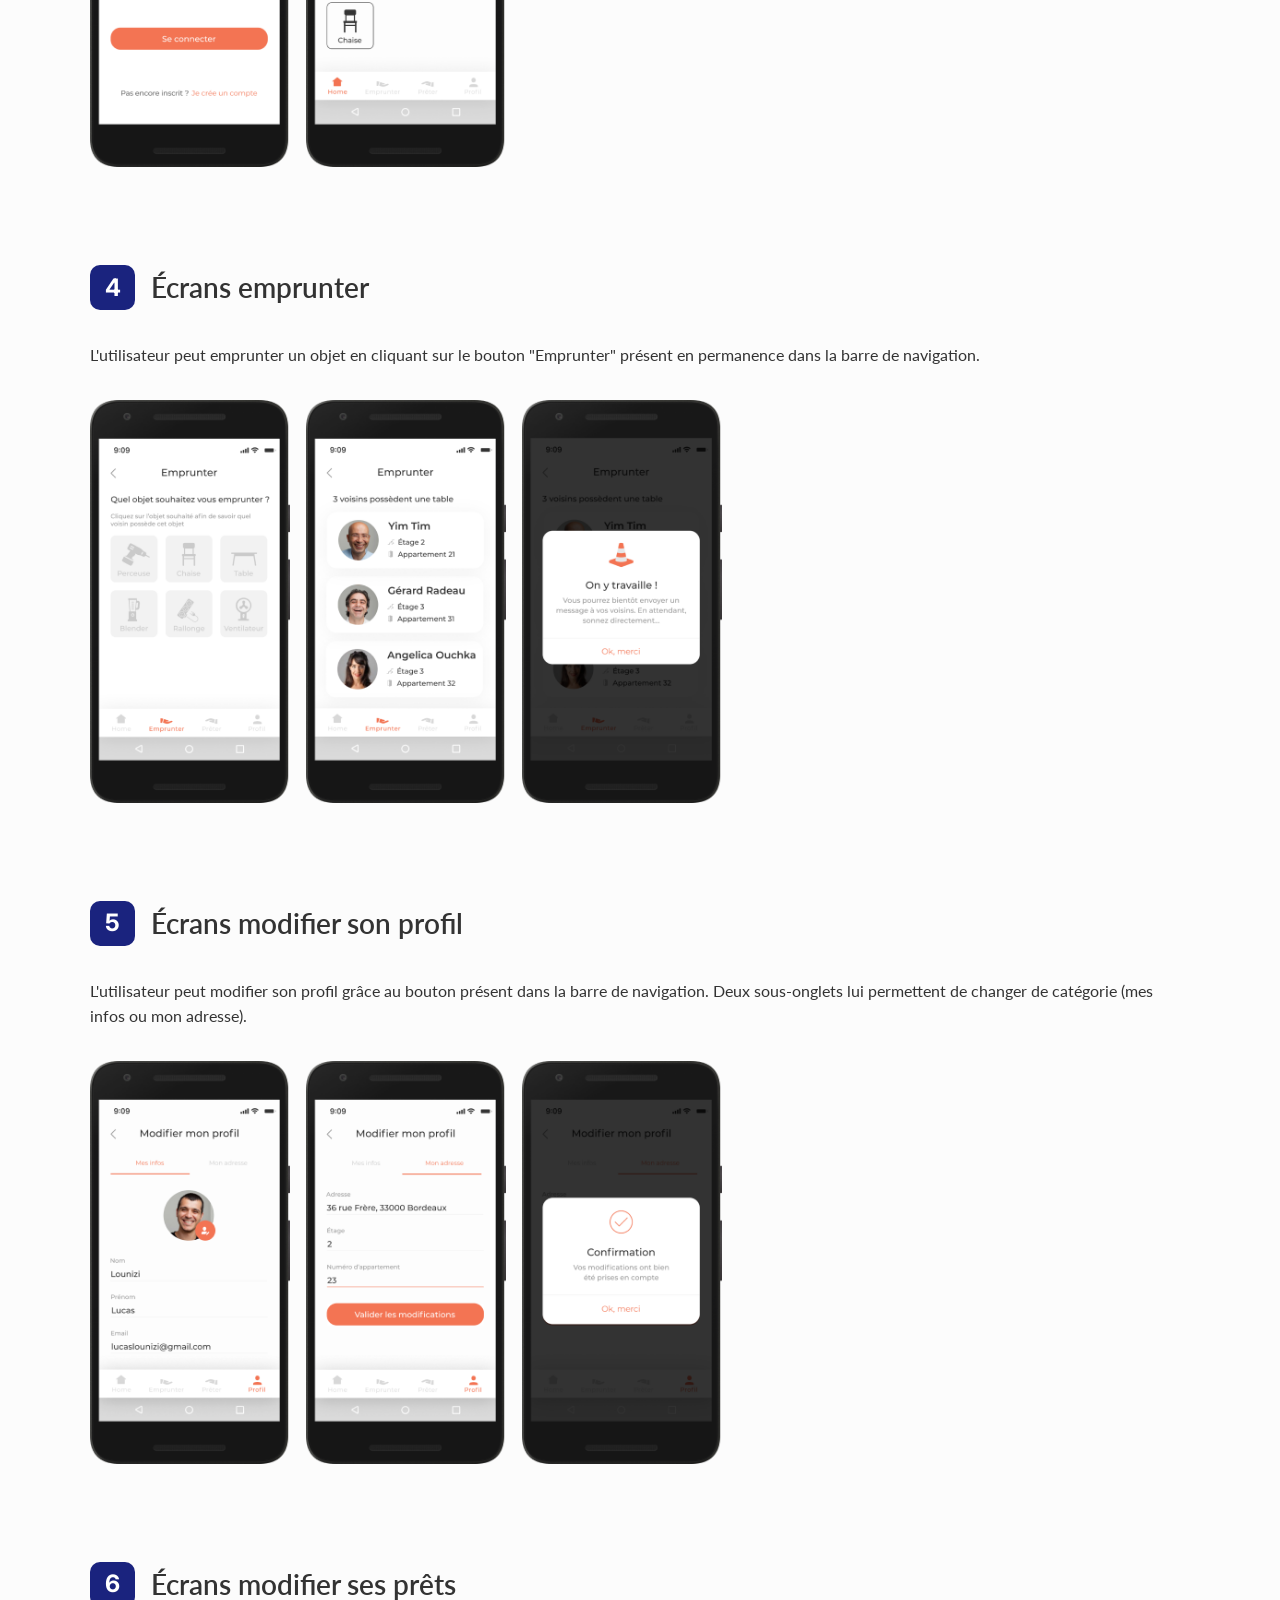
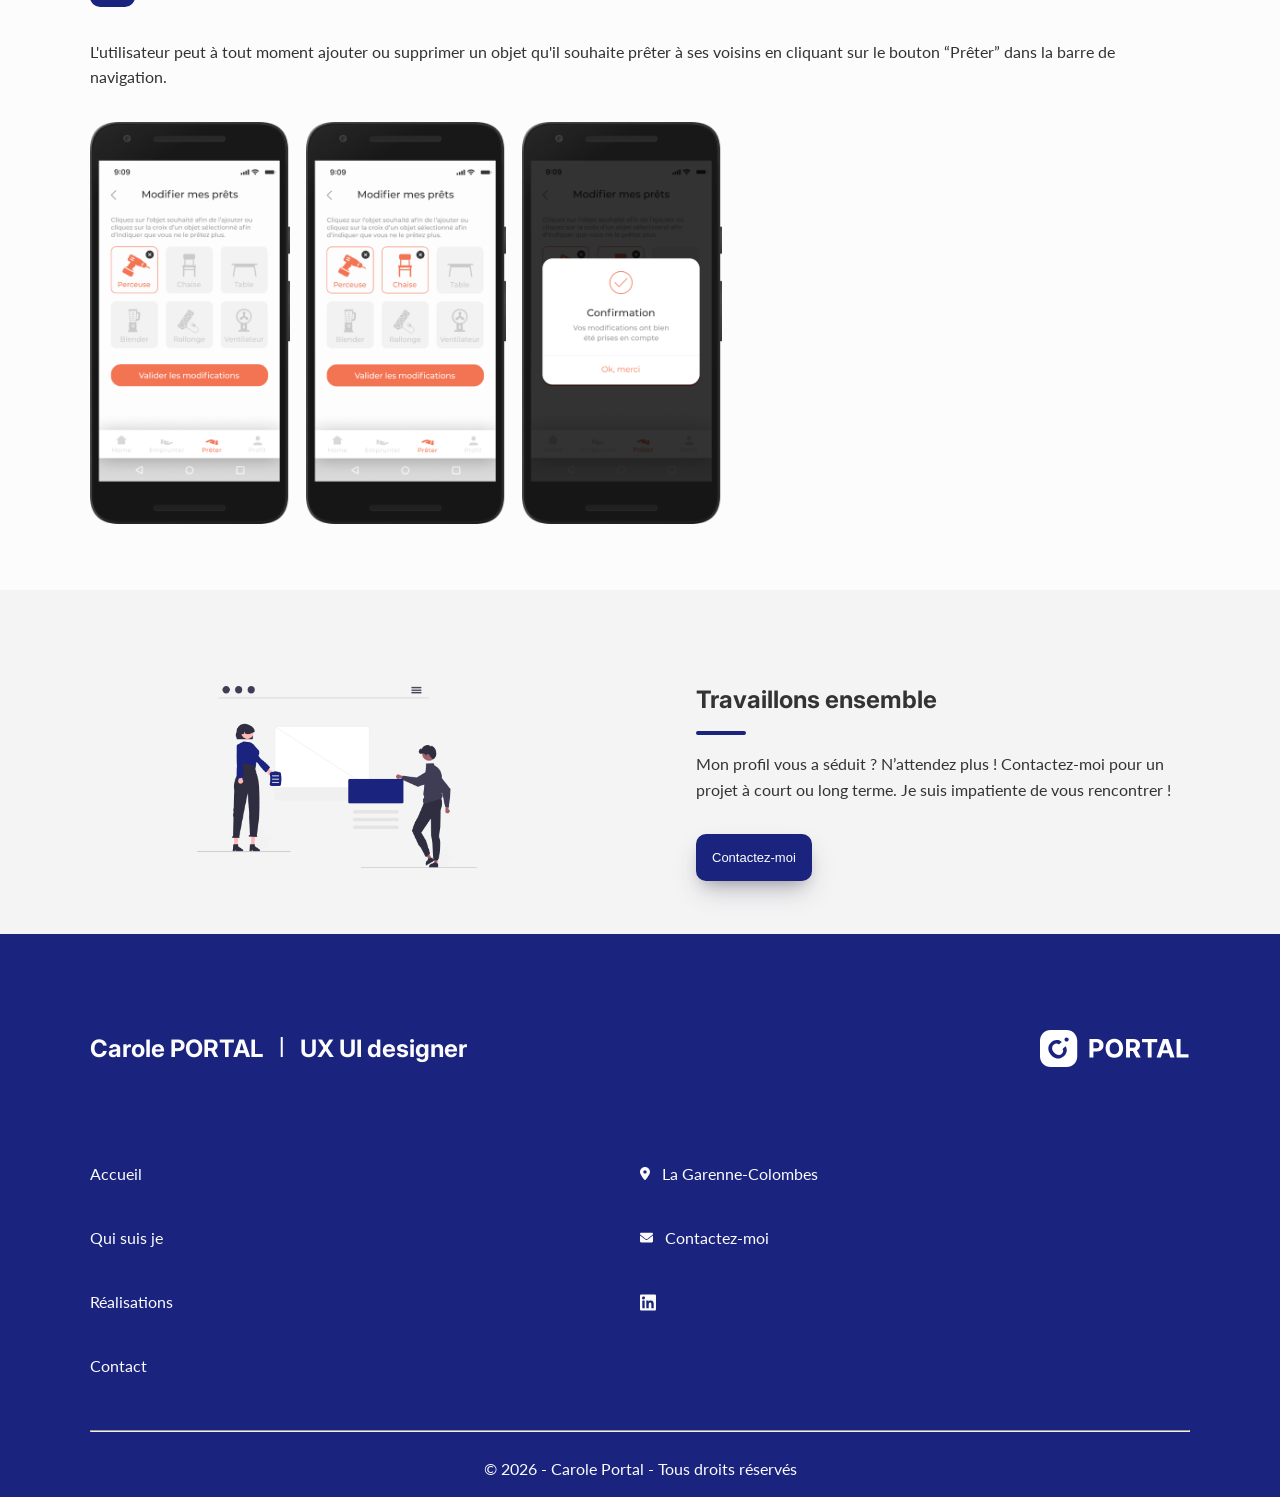
<file: work-pret-d-ici.html>
<!DOCTYPE html>
<html lang="fr">
	<head>
		<meta charset="UTF-8" />
		<meta http-equiv="X-UA-Compatible" content="IE=edge" />
		<meta name="viewport" content="width=device-width, initial-scale=1.0" />
		<title>Carole PORTAL | UX-UI Designer | Prêt d’ici</title>
		<meta
			name="description"
			content="Découvrez la conception UX/UI de l’application PRÊT D’ICI, une application qui vous permet d’emprunter ou de prêter des objets du quotidien à vos voisins."
		/>
		<meta
			name="keywords"
			content="ux, ui, designer, design, experience, utilisateur, interface, graphique"
		/>
		<meta name="language" content="fr" />
		<meta name="robots" content="index,follow" />
		<meta name="revisit-after" content="7 days" />
		<meta name="author" content="Carole Portal" />
		<meta name="copyright" content="2023, Carole Portal" />
		<meta name="geo.region" content="France" />
		<meta name="geo.placename" content="Puteaux" />
		<meta name="geo.position" content="48.884748;2.23964" />
		<meta name="ICBM" content="48.884748, 2.23964" />
		<meta name="googlebot" content="index,follow" />
		<meta name="bingbot" content="index,follow" />
		<!-- Facebook -->
		<meta
			property="og:title"
			content="Carole PORTAL, UX-UI Designer mon portfolio"
		/>
		<meta property="og:type" content="Website" />
		<meta property="og:url" content="https://caroleportal.github.io" />
		<meta
			property="og:image"
			content="https://caroleportal.github.io/assets/img/opengraph/fb/logo_carole_portal.jpg"
		/>
		<meta
			property="og:description"
			content="UX UI designer, je construis vos interfaces."
		/>
		<meta property="og:image:width" content="1200" />
		<meta property="og:image:height" content="630" />
		<meta property="og:site_name" content="Carole Portal UX UI Designer" />
		<meta property="og:locale" content="fr_FR" />
		<!-- Twitter -->
		<meta property="twitter:card" content="summary" />
		<meta property="twitter:title" content="Carole Portal, UX UI Designer" />
		<meta
			property="twitter:description"
			content="Présentation du  portfolio de Carole Portal, UX UI Designer"
		/>
		<meta
			property="twitter:image"
			content="https://caroleportal.github.io/assets/img/opengraph/twitter/logo_carole_portal.jpg"
		/>
		<meta property="twitter:site" content="Carole Portal" />
		<meta property="twitter:creator" content="Carole Portal" />
		<!--  -->
		<link rel="stylesheet" href="./assets/styles/style.css" />
		<link
			rel="shortcut icon"
			href="./assets/img/favicon.svg"
			type="image/x-icon"
		/>
	</head>
	<body>
		<!-- Navbar -->
		<nav class="navbar">
			<div class="container">
				<div class="content">
					<div class="logo">
						<a href="https://caroleportal.github.io/">
							<img src="/assets/img/Logo_PORTAL.svg" alt="Logo Carole Portal" />
						</a>
					</div>
					<div id="Link" class="navLink">
						<ul>
							<li class="">
								<a class="navBtn" href="/index.html">Accueil</a>
							</li>
							<li class="">
								<a class="navBtn" href="/qui-suis-je.html">Qui suis je ?</a>
							</li>
							<li class="">
								<a class="navBtn navActive" href="/realisations.html"
									>Mes réalisations</a
								>
							</li>
							<li class="contact">
								<a href="/contact.html">Contact</a>
							</li>
							<li>
								<a
									href="https://www.linkedin.com/in/carole-portal-0603b5bb/"
									target="_blank"
								>
									<img src="./assets/img/linkedin.svg" alt="Logo Linkedin" />
								</a>
							</li>
						</ul>
					</div>
					<div id="BurgerMenu" class="navLinkMobile">
						<span></span>
						<span></span>
						<span></span>
					</div>
				</div>
			</div>
		</nav>
		<main>
			<!-- Section 1 -->
			<section class="section-work">
				<div class="p-b-4">
					<div class="container">
						<div class="section-1">
							<div class="section-work-1-txt">
								<h2 class="work-title">PRÊT D’ICI</h2>
								<h2>Application mobile</h2>
								<div class="separateur"></div>
								<p>
									PRÊT D’ICI est une application mobile qui vous permet
									d’emprunter ou de prêter des objets du quotidien à vos
									voisins. L'objectif était de créer et d'organiser les
									fonctionnalités d'une application mobile en utilisant la
									méthode de l'Atomic Design.
								</p>
							</div>
						</div>
						<div class="work-img m-t-2"></div>
					</div>
				</div>
			</section>
			<!-- Section 2 -->
			<section>
				<div class="container">
					<div class="section-1">
						<h2>Contexte</h2>
						<div class="separateur"></div>
						<p>
							Le prêt d'objets est économique, écologique et permet de gagner de
							la place dans les placards ou à la cave. C’est pour cette raison
							que j’ai décidé de créer cette application. À la base, je
							souhaitais créer une application d’aide entre voisins. Après avoir
							réalisé un mindmapping j’ai choisi la branche : “prêt d’objets
							entre voisins”.
						</p>
					</div>
					<div class="section-1 big-img">
						<img src="/assets/img/pret-d-ici/image-2.png" alt="" srcset="" />
					</div>
				</div>
			</section>
			<!-- Section 3 -->
			<section class="container">
				<div class="flex section-1">
					<div class="section-1-txt">
						<h2>Persona</h2>
						<div class="separateur"></div>
						<p>
							Afin d’optimiser le parcours utilisateur, il était essentiel de
							créer un persona. En effet, ce dernier permet de se projeter sur
							les besoins des utilisateurs. J’ai donc créé le persona Lucas.
						</p>
					</div>
					<div class="section-1-img">
						<img
							src="./assets/img/pret-d-ici/image-3.png"
							alt="Image illustrant un persona"
						/>
					</div>
				</div>
			</section>
			<!-- Section 4 -->
			<section>
				<div class="container">
					<div class="section-1">
						<h2>User flow</h2>
						<div class="separateur"></div>
						<p>
							La construction du User flow permet de déterminer chaque étape du
							parcours utilisateur. Il existe deux parcours. Le premier concerne
							les nouveaux utilisateurs, qui ne sont pas encore inscrits (new
							users). Ils vont pouvoir créer leur compte puis leur profil. Le
							deuxième parcours concerne les utilisateurs déjà inscrits.
						</p>
					</div>
					<div class="section-1 center-img">
						<img src="/assets/img/pret-d-ici/image-4.png" alt="" srcset="" />
					</div>
				</div>
			</section>
			<!-- Section 5 -->
			<section>
				<div class="container">
					<div class="section-1">
						<h2>Wireframe</h2>
						<div class="separateur"></div>
						<p>
							La construction du wireframe s’est faite en plusieurs étapes.
							Voici la dernière version.
						</p>
					</div>
					<div class="wireframes m-t-2">
						<div class="wireframe-img">
							<img
								src="/assets/img/pret-d-ici/wireframe-1.png"
								alt="wireframe 1"
							/>
						</div>
						<div class="wireframe-img">
							<img
								src="/assets/img/pret-d-ici/wireframe-2.png"
								alt="wireframe 2"
							/>
						</div>
						<div class="wireframe-img">
							<img
								src="/assets/img/pret-d-ici/wireframe-3.png"
								alt="wireframe 3"
							/>
						</div>
						<div class="wireframe-img">
							<img
								src="/assets/img/pret-d-ici/wireframe-4.png"
								alt="wireframe 4"
							/>
						</div>
						<div class="wireframe-img">
							<img
								src="/assets/img/pret-d-ici/wireframe-5.png"
								alt="wireframe 5"
							/>
						</div>
						<div class="wireframe-img">
							<img
								src="/assets/img/pret-d-ici/wireframe-6.png"
								alt="wireframe 6"
							/>
						</div>
						<div class="wireframe-img">
							<img
								src="/assets/img/pret-d-ici/wireframe-7.png"
								alt="wireframe 7"
							/>
						</div>
						<div class="wireframe-img">
							<img
								src="/assets/img/pret-d-ici/wireframe-8.png"
								alt="wireframe 8"
							/>
						</div>
						<div class="wireframe-img">
							<img
								src="/assets/img/pret-d-ici/wireframe-9.png"
								alt="wireframe 9"
							/>
						</div>
						<div class="wireframe-img">
							<img
								src="/assets/img/pret-d-ici/wireframe-10.png"
								alt="wireframe 10"
							/>
						</div>
						<div class="wireframe-img">
							<img
								src="/assets/img/pret-d-ici/wireframe-11.png"
								alt="wireframe 11"
							/>
						</div>
						<div class="wireframe-img">
							<img
								src="/assets/img/pret-d-ici/wireframe-12.png"
								alt="wireframe 12"
							/>
						</div>
						<div class="wireframe-img">
							<img
								src="/assets/img/pret-d-ici/wireframe-13.png"
								alt="wireframe 13"
							/>
						</div>
						<div class="wireframe-img">
							<img
								src="/assets/img/pret-d-ici/wireframe-14.png"
								alt="wireframe 14"
							/>
						</div>
						<div class="wireframe-img">
							<img
								src="/assets/img/pret-d-ici/wireframe-15.png"
								alt="wireframe 15"
							/>
						</div>
						<div class="wireframe-img">
							<img
								src="/assets/img/pret-d-ici/wireframe-16.png"
								alt="wireframe 16"
							/>
						</div>
						<div class="wireframe-img">
							<img
								src="/assets/img/pret-d-ici/wireframe-17.png"
								alt="wireframe 17"
							/>
						</div>
						<div class="wireframe-img">
							<img
								src="/assets/img/pret-d-ici/wireframe-18.png"
								alt="wireframe 18"
							/>
						</div>
						<div class="wireframe-img">
							<img
								src="/assets/img/pret-d-ici/wireframe-19.png"
								alt="wireframe 19"
							/>
						</div>
						<div class="wireframe-img">
							<img
								src="/assets/img/pret-d-ici/wireframe-20.png"
								alt="wireframe 20"
							/>
						</div>
					</div>
				</div>
			</section>
			<!-- Section 6 -->
			<section>
				<div class="container">
					<div class="section-1">
						<h2>Tests utilisateurs</h2>
						<div class="separateur"></div>
						<p>
							5 tests utilisateurs ont été effectués sur les wireframes. Une
							fois qu’un test était réalisé, les modifications étaient
							appliquées puis la nouvelle version était testée par un nouvel
							utilisateur. Voici un exemple d’un retour d’une utilisatrice sur
							l’écran “créer mon profil” qui a ensuite été modifié.
						</p>
					</div>
					<div class="section-1 section-double-img">
						<div class="section-6-img">
							<img
								src="/assets/img/pret-d-ici/image-5.png"
								alt="photo iphone"
							/>
						</div>
						<div class="section-6-img">
							<img src="/assets/img/pret-d-ici/image-6.png" alt="Persona" />
						</div>
					</div>
				</div>
			</section>
			<!-- Section 7 -->
			<section>
				<div class="container">
					<div class="section-1">
						<h2>Design system</h2>
						<div class="separateur"></div>
						<p>
							La création graphique s’est faite en suivant la méthode de
							l’Atomic design. Vous retrouverez ci-dessous les composants
							graphiques utilisés pour créer l’application.
						</p>
					</div>
					<div class="section-1">
						<div class="content-2-img">
							<div class="img-block">
								<img src="/assets/img/pret-d-ici/image-7.png" alt="image 7" />
							</div>
							<div class="img-block">
								<img src="/assets/img/pret-d-ici/image-8.png" alt="image 8" />
							</div>
						</div>
						<div class="content-2-img">
							<div class="img-block">
								<img src="/assets/img/pret-d-ici/image-9.png" alt="image 9" />
							</div>
							<div class="img-block">
								<img src="/assets/img/pret-d-ici/image-10.png" alt="image 10" />
							</div>
						</div>
						<div class="content-1-img">
							<div class="content-work-img-desktop">
								<img src="/assets/img/pret-d-ici/image-11.png" alt="image 11" />
							</div>
							<div class="content-work-img-mobile">
								<img src="/assets/img/pret-d-ici/image-12.png" alt="image 12" />
							</div>
						</div>
					</div>
				</div>
			</section>
			<!-- Section 8 -->
			<section>
				<div class="container">
					<!-- Etape 1 -->
					<div class="section-1">
						<h2>UI Design</h2>
						<div class="separateur"></div>
						<div class="block-ui">
							<div class="block-ui-title">
								<div class="ui-number">
									<p>1</p>
								</div>
								<div class="ui-title">Écrans s’inscrire</div>
							</div>
							<div class="block-ui-text m-t-2">
								<p>
									Ces écrans permettent à l'utilisateur de s'inscrire via un
									formulaire et de créer son profil en 3 étapes.
								</p>
							</div>
						</div>
					</div>
					<div class="wireframes m-t-2">
						<div class="wireframe-img">
							<img
								src="/assets/img/pret-d-ici/image-iphone-1.png"
								alt="Image iphone 1"
							/>
						</div>
						<div class="wireframe-img">
							<img
								src="/assets/img/pret-d-ici/image-iphone-2.png"
								alt="Image iphone 2"
							/>
						</div>
						<div class="wireframe-img">
							<img
								src="/assets/img/pret-d-ici/image-iphone-3.png"
								alt="Image iphone 3"
							/>
						</div>
						<div class="wireframe-img">
							<img
								src="/assets/img/pret-d-ici/image-iphone-4.png"
								alt="Image iphone 4"
							/>
						</div>
						<div class="wireframe-img">
							<img
								src="/assets/img/pret-d-ici/image-iphone-5.png"
								alt="Image iphone 5"
							/>
						</div>
					</div>
					<!--  -->
					<!-- Etape 2 -->
					<div class="section-1">
						<div class="block-ui">
							<div class="block-ui-title">
								<div class="ui-number">
									<p>2</p>
								</div>
								<div class="ui-title">Écrans d’erreur</div>
							</div>
							<div class="block-ui-text m-t-2">
								<p>
									Si l'utilisateur ne remplit pas les champs, un message lui
									indique ceux obligatoires.
								</p>
							</div>
						</div>
					</div>
					<div class="wireframes m-t-2">
						<div class="wireframe-img">
							<img
								src="/assets/img/pret-d-ici/image-iphone-6.png"
								alt="Image iphone 6"
							/>
						</div>
						<div class="wireframe-img">
							<img
								src="/assets/img/pret-d-ici/image-iphone-7.png"
								alt="Image iphone 7"
							/>
						</div>
						<div class="wireframe-img">
							<img
								src="/assets/img/pret-d-ici/image-iphone-8.png"
								alt="Image iphone 8"
							/>
						</div>
					</div>
					<!--  -->
					<!-- Etape 3 -->
					<div class="section-1">
						<div class="block-ui">
							<div class="block-ui-title">
								<div class="ui-number">
									<p>3</p>
								</div>
								<div class="ui-title">Écrans de connexion</div>
							</div>
							<div class="block-ui-text m-t-2">
								<p>
									L'utilisateur se connecte à l'application en remplissant ses
									email et mot de passe. S'il n'est pas encore inscrit, il peut
									le faire via le lien "Je crée mon compte".
								</p>
							</div>
						</div>
					</div>
					<div class="wireframes m-t-2">
						<div class="wireframe-img">
							<img
								src="/assets/img/pret-d-ici/image-iphone-9.png"
								alt="Image iphone 9"
							/>
						</div>
						<div class="wireframe-img">
							<img
								src="/assets/img/pret-d-ici/image-iphone-10.png"
								alt="Image iphone 10"
							/>
						</div>
					</div>
					<!--  -->
					<!-- Etape 4 -->
					<div class="section-1">
						<div class="block-ui">
							<div class="block-ui-title">
								<div class="ui-number">
									<p>4</p>
								</div>
								<div class="ui-title">Écrans emprunter</div>
							</div>
							<div class="block-ui-text m-t-2">
								<p>
									L'utilisateur peut emprunter un objet en cliquant sur le
									bouton "Emprunter" présent en permanence dans la barre de
									navigation.
								</p>
							</div>
						</div>
					</div>
					<div class="wireframes m-t-2">
						<div class="wireframe-img">
							<img
								src="/assets/img/pret-d-ici/image-iphone-11.png"
								alt="Image iphone 11"
							/>
						</div>
						<div class="wireframe-img">
							<img
								src="/assets/img/pret-d-ici/image-iphone-12.png"
								alt="Image iphone 12"
							/>
						</div>
						<div class="wireframe-img">
							<img
								src="/assets/img/pret-d-ici/image-iphone-13.png"
								alt="Image iphone 13"
							/>
						</div>
					</div>
					<!--  -->
					<!-- Etape 5 -->
					<div class="section-1">
						<div class="block-ui">
							<div class="block-ui-title">
								<div class="ui-number">
									<p>5</p>
								</div>
								<div class="ui-title">Écrans modifier son profil</div>
							</div>
							<div class="block-ui-text m-t-2">
								<p>
									L'utilisateur peut modifier son profil grâce au bouton présent
									dans la barre de navigation. Deux sous-onglets lui permettent
									de changer de catégorie (mes infos ou mon adresse).
								</p>
							</div>
						</div>
					</div>
					<div class="wireframes m-t-2">
						<div class="wireframe-img">
							<img
								src="/assets/img/pret-d-ici/image-iphone-14.png"
								alt="Image iphone 14"
							/>
						</div>
						<div class="wireframe-img">
							<img
								src="/assets/img/pret-d-ici/image-iphone-15.png"
								alt="Image iphone 15"
							/>
						</div>
						<div class="wireframe-img">
							<img
								src="/assets/img/pret-d-ici/image-iphone-16.png"
								alt="Image iphone 16"
							/>
						</div>
					</div>
					<!--  -->
					<!-- Etape 6 -->
					<div class="section-1">
						<div class="block-ui">
							<div class="block-ui-title">
								<div class="ui-number">
									<p>6</p>
								</div>
								<div class="ui-title">Écrans modifier ses prêts</div>
							</div>
							<div class="block-ui-text m-t-2">
								<p>
									L'utilisateur peut à tout moment ajouter ou supprimer un objet
									qu'il souhaite prêter à ses voisins en cliquant sur le bouton
									“Prêter” dans la barre de navigation.
								</p>
							</div>
						</div>
					</div>
					<div class="wireframes m-t-2">
						<div class="wireframe-img">
							<img
								src="/assets/img/pret-d-ici/image-iphone-17.png"
								alt="Image iphone 17"
							/>
						</div>
						<div class="wireframe-img">
							<img
								src="/assets/img/pret-d-ici/image-iphone-18.png"
								alt="Image iphone 18"
							/>
						</div>
						<div class="wireframe-img">
							<img
								src="/assets/img/pret-d-ici/image-iphone-19.png"
								alt="Image iphone 19"
							/>
						</div>
					</div>
					<!--  -->
				</div>
			</section>
			<!-- Section ... -->
			<section class="bg-grey m-t-4 p-b-2">
				<div class="container">
					<div class="section-1 flex">
						<div class="section-1-img">
							<div class="photo-profil p-b-2">
								<img
									src="/assets/img/travaillons-ensemble.png"
									alt="Photo de bureau"
								/>
							</div>
						</div>
						<div class="section-1-txt">
							<h2>Travaillons ensemble</h2>
							<div class="separateur"></div>
							<p>
								Mon profil vous a séduit ? N’attendez plus ! Contactez-moi pour
								un projet à court ou long terme. Je suis impatiente de vous
								rencontrer !
							</p>
							<div class="section-btn">
								<button class="contact">Contactez-moi</button>
							</div>
						</div>
					</div>
				</div>
			</section>
		</main>
		<footer class="footer">
			<div class="container">
				<div class="section-1 flex-footer">
					<div class="title-footer">
						<h2>Carole PORTAL</h2>
						<span class="pipe">|</span>
						<h2>UX UI designer</h2>
					</div>
					<div class="logo-footer">
						<img
							src="/assets/img/Logo_white_PORTAL.svg"
							alt="logo Carole Portal en blanc"
						/>
					</div>
				</div>
				<div class="section-1 content-link-contact">
					<div class="content-link">
						<ul>
							<li><a href="#">Accueil</a></li>
							<li><a href="/qui-suis-je.html">Qui suis je</a></li>
							<li><a href="/realisations.html">Réalisations</a></li>
							<li><a href="/contact.html">Contact</a></li>
						</ul>
					</div>
					<div class="content-contact">
						<ul>
							<li>
								<a href="#">
									<img
										src="/assets/img/location-dot.svg"
										alt="Picto localisation"
									/>
									La Garenne-Colombes</a
								>
							</li>
							<li>
								<a href="mailto:portalcarol@gmail.com" target="_blank"
									><img src="/assets/img/envelope.svg" alt="Picto enveloppe" />
									Contactez-moi</a
								>
							</li>
							<li>
								<a
									href="https://www.linkedin.com/in/carole-portal-0603b5bb/"
									target="_blank"
								>
									<img
										src="/assets/img/linkedin_white.svg"
										alt="Picto Linkedin"
								/></a>
							</li>
						</ul>
					</div>
				</div>
				<hr />
				<div class="copyright">
					<p>
						© <span id="copy"></span> - Carole Portal - Tous droits réservés
					</p>
				</div>
			</div>
		</footer>
		<button class="scrollToTopBtn">
			<img src="/assets/img/caret-up.svg" alt="Flêche vers le haut" />
		</button>
		<script src="/assets/js/script.js"></script>
	</body>
</html>
</file>
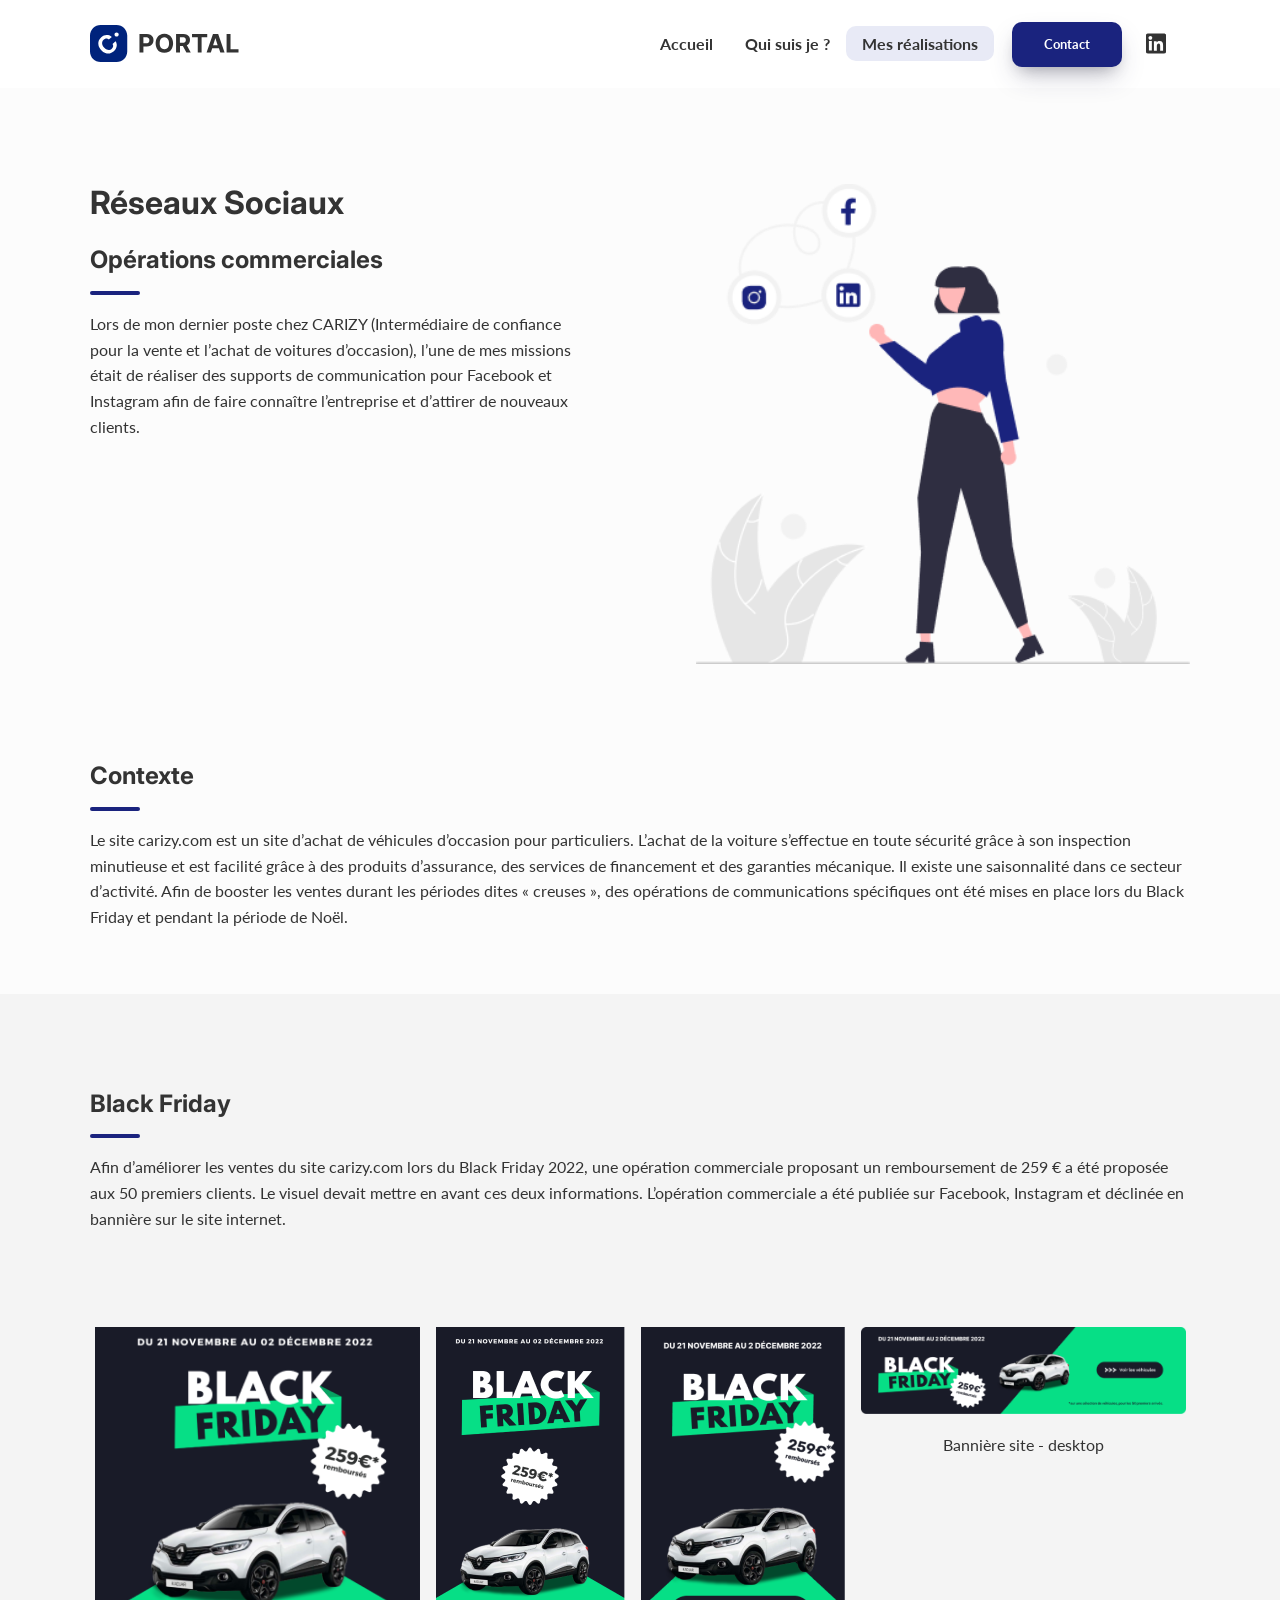
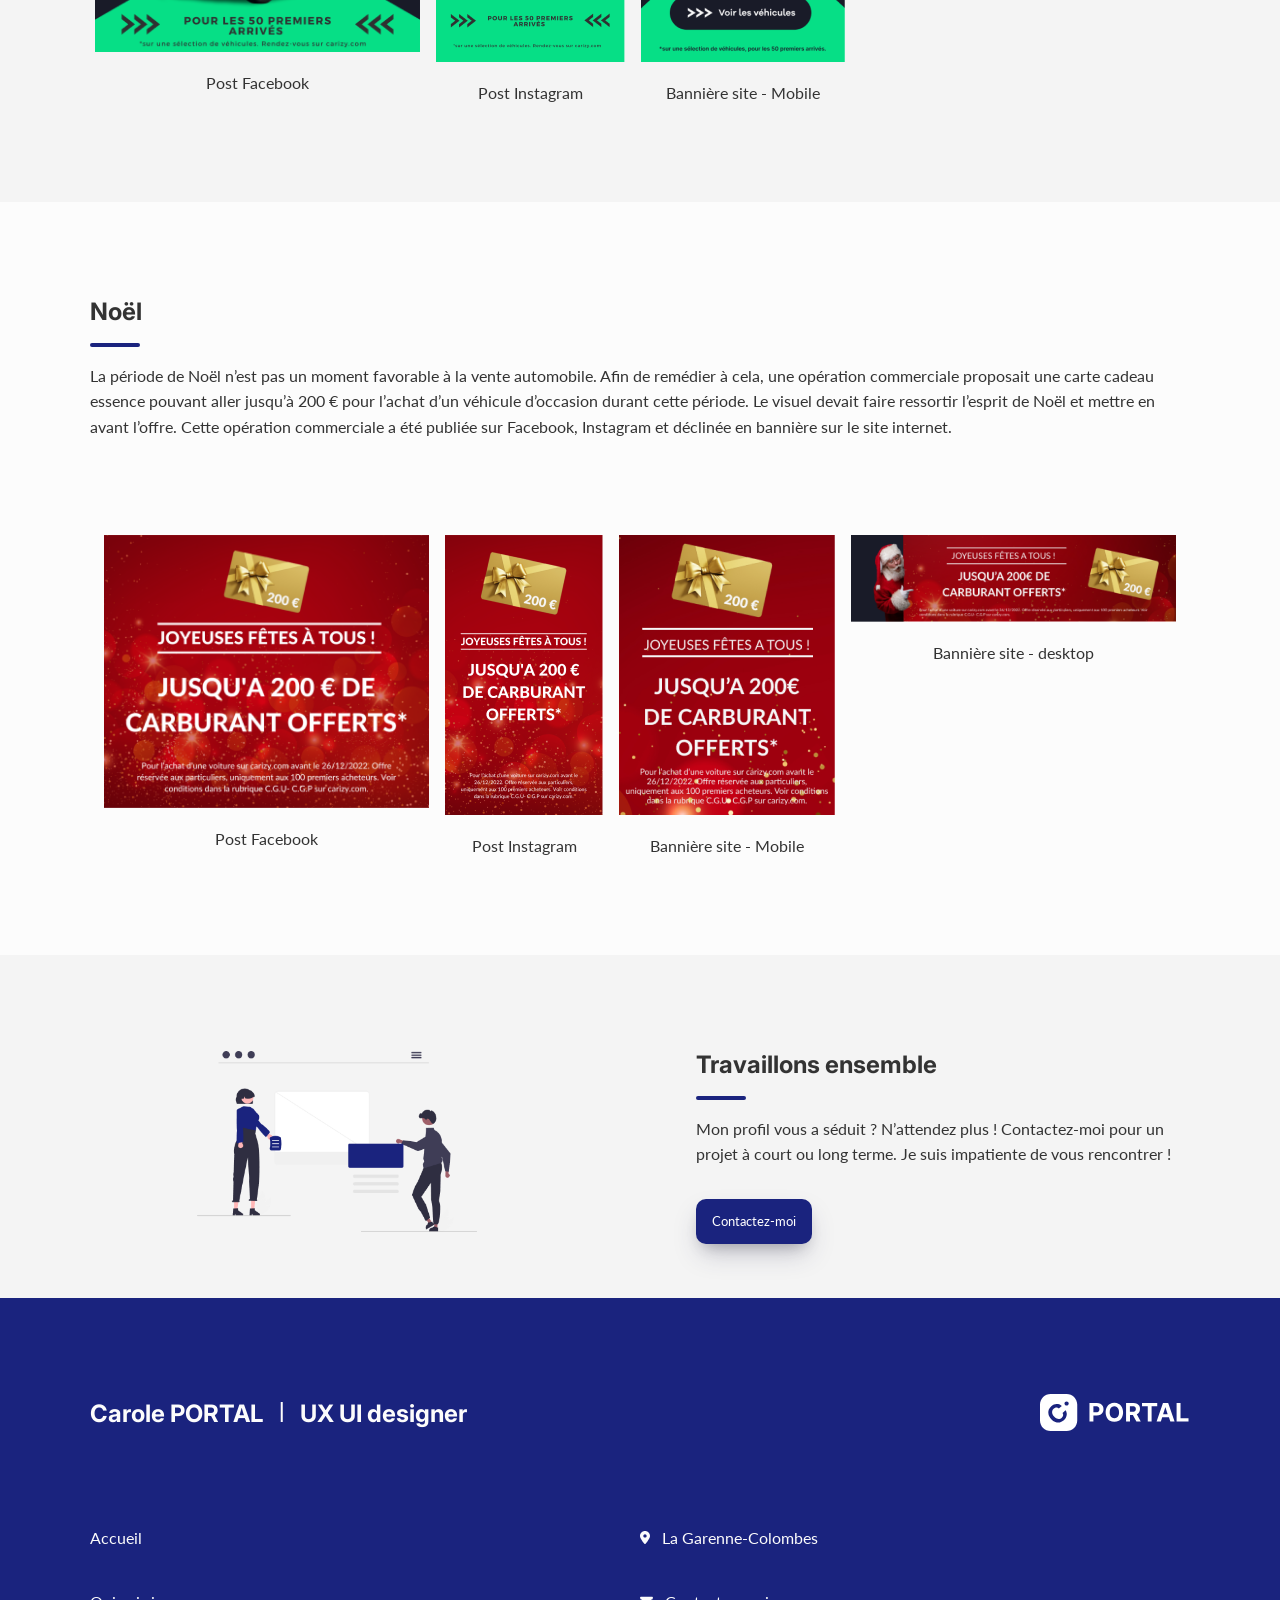
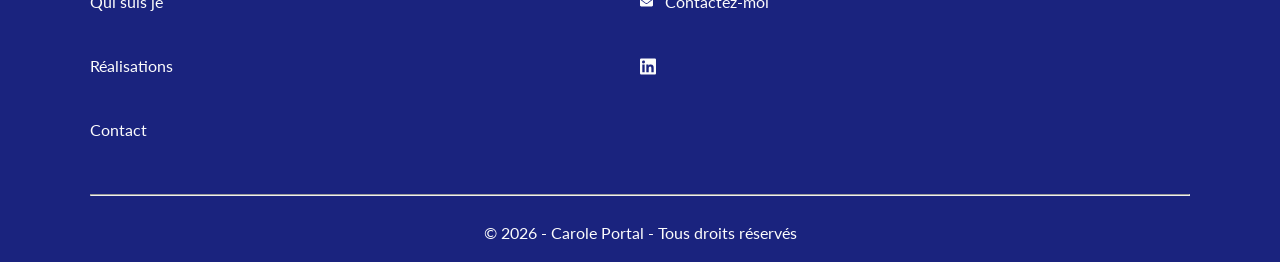
<file: work-reseaux-sociaux.html>
<!DOCTYPE html>
<html lang="fr">
	<head>
		<meta charset="UTF-8" />
		<meta http-equiv="X-UA-Compatible" content="IE=edge" />
		<meta name="viewport" content="width=device-width, initial-scale=1.0" />
		<title>Carole PORTAL | UX-UI Designer | Réseaux sociaux</title>
		<meta
			name="description"
			content="Réalisation de supports pour les réseaux sociaux tels que facebook ou Instagram"
		/>
		<meta
			name="keywords"
			content="ux, ui, designer, design, experience, utilisateur, interface, graphique"
		/>
		<meta name="language" content="fr" />
		<meta name="robots" content="index,follow" />
		<meta name="revisit-after" content="7 days" />
		<meta name="author" content="Carole Portal" />
		<meta name="copyright" content="2023, Carole Portal" />
		<meta name="geo.region" content="France" />
		<meta name="geo.placename" content="Puteaux" />
		<meta name="geo.position" content="48.884748;2.23964" />
		<meta name="ICBM" content="48.884748, 2.23964" />
		<meta name="googlebot" content="index,follow" />
		<meta name="bingbot" content="index,follow" />
		<!-- Facebook -->
		<meta
			property="og:title"
			content="Carole PORTAL, UX-UI Designer mon portfolio"
		/>
		<meta property="og:type" content="Website" />
		<meta property="og:url" content="https://caroleportal.github.io" />
		<meta
			property="og:image"
			content="https://caroleportal.github.io/assets/img/opengraph/fb/logo_carole_portal.jpg"
		/>
		<meta
			property="og:description"
			content="UX UI designer, je construis vos interfaces."
		/>
		<meta property="og:image:width" content="1200" />
		<meta property="og:image:height" content="630" />
		<meta property="og:site_name" content="Carole Portal UX UI Designer" />
		<meta property="og:locale" content="fr_FR" />
		<!-- Twitter -->
		<meta property="twitter:card" content="summary" />
		<meta property="twitter:title" content="Carole Portal, UX UI Designer" />
		<meta
			property="twitter:description"
			content="Présentation du  portfolio de Carole Portal, UX UI Designer"
		/>
		<meta
			property="twitter:image"
			content="https://caroleportal.github.io/assets/img/opengraph/twitter/logo_carole_portal.jpg"
		/>
		<meta property="twitter:site" content="Carole Portal" />
		<meta property="twitter:creator" content="Carole Portal" />
		<!--  -->
		<link rel="stylesheet" href="./assets/styles/style.css" />
		<link
			rel="shortcut icon"
			href="./assets/img/favicon.svg"
			type="image/x-icon"
		/>
	</head>
	<body>
		<!-- Navbar -->
		<nav class="navbar">
			<div class="container">
				<div class="content">
					<div class="logo">
						<a href="https://caroleportal.github.io/">
							<img src="/assets/img/Logo_PORTAL.svg" alt="Logo Carole Portal" />
						</a>
					</div>
					<div id="Link" class="navLink">
						<ul>
							<li class="">
								<a class="navBtn" href="/index.html">Accueil</a>
							</li>
							<li class="">
								<a class="navBtn" href="/qui-suis-je.html">Qui suis je ?</a>
							</li>
							<li class="">
								<a class="navBtn navActive" href="/realisations.html"
									>Mes réalisations</a
								>
							</li>
							<li class="contact">
								<a href="/contact.html">Contact</a>
							</li>
							<li>
								<a
									href="https://www.linkedin.com/in/carole-portal-0603b5bb/"
									target="_blank"
								>
									<img src="./assets/img/linkedin.svg" alt="Logo Linkedin" />
								</a>
							</li>
						</ul>
					</div>
					<div id="BurgerMenu" class="navLinkMobile">
						<span></span>
						<span></span>
						<span></span>
					</div>
				</div>
			</div>
		</nav>
		<main>
			<!-- Section 1 -->
			<section class="container">
				<div class="flex section-1">
					<div class="section-1-txt">
						<h1>Réseaux Sociaux</h1>
						<h2>Opérations commerciales</h2>
						<div class="separateur"></div>
						<p>
							Lors de mon dernier poste chez CARIZY (Intermédiaire de confiance
							pour la vente et l’achat de voitures d’occasion), l’une de mes
							missions était de réaliser des supports de communication pour
							Facebook et Instagram afin de faire connaître l’entreprise et
							d’attirer de nouveaux clients.
						</p>
					</div>
					<div class="section-1-img">
						<img
							src="./assets/img/reseaux-sociaux/image-1.png"
							alt="illustration ux designer"
						/>
					</div>
				</div>
			</section>
			<!-- Section 2 -->
			<section class="m-b-4">
				<div class="container">
					<div class="section-1">
						<h2>Contexte</h2>
						<div class="separateur"></div>
						<p>
							Le site carizy.com est un site d’achat de véhicules d’occasion
							pour particuliers. L’achat de la voiture s’effectue en toute
							sécurité grâce à son inspection minutieuse et est facilité grâce à
							des produits d’assurance, des services de financement et des
							garanties mécanique. Il existe une saisonnalité dans ce secteur
							d’activité. Afin de booster les ventes durant les périodes dites «
							creuses », des opérations de communications spécifiques ont été
							mises en place lors du Black Friday et pendant la période de Noël.
						</p>
					</div>
				</div>
			</section>
			<!-- Section 3 -->
			<section class="bg-grey p-b-4">
				<div class="container">
					<div class="section-1">
						<h2>Black Friday</h2>
						<div class="separateur"></div>
						<p>
							Afin d’améliorer les ventes du site carizy.com lors du Black
							Friday 2022, une opération commerciale proposant un remboursement
							de 259 € a été proposée aux 50 premiers clients. Le visuel devait
							mettre en avant ces deux informations. L’opération commerciale a
							été publiée sur Facebook, Instagram et déclinée en bannière sur le
							site internet.
						</p>
					</div>
					<div class="section-1 center-img">
						<div class="flex flex-wrap gap-1">
							<div class="reseaux-img">
								<img src="/assets/img/reseaux-sociaux/image-2.png" alt="" />
								<p class="text-center">Post Facebook</p>
							</div>
							<div class="reseaux-img">
								<img src="/assets/img/reseaux-sociaux/image-3.png" alt="" />
								<p class="text-center">Post Instagram</p>
							</div>
							<div class="reseaux-img">
								<img src="/assets/img/reseaux-sociaux/image-4.png" alt="" />
								<p class="text-center">Bannière site - Mobile</p>
							</div>
							<div class="reseaux-img">
								<img src="/assets/img/reseaux-sociaux/image-5.png" alt="" />
								<p class="text-center">Bannière site - desktop</p>
							</div>
						</div>
					</div>
				</div>
			</section>
			<!-- Section 3 -->
			<section class="p-b-4">
				<div class="container">
					<div class="section-1">
						<h2>Noël</h2>
						<div class="separateur"></div>
						<p>
							La période de Noël n’est pas un moment favorable à la vente
							automobile. Afin de remédier à cela, une opération commerciale
							proposait une carte cadeau essence pouvant aller jusqu’à 200 €
							pour l’achat d’un véhicule d’occasion durant cette période. Le
							visuel devait faire ressortir l’esprit de Noël et mettre en avant
							l’offre. Cette opération commerciale a été publiée sur Facebook,
							Instagram et déclinée en bannière sur le site internet.
						</p>
					</div>
					<div class="section-1 center-img">
						<div class="flex flex-wrap gap-1">
							<div class="reseaux-img">
								<img src="/assets/img/reseaux-sociaux/image-6.png" alt="" />
								<p class="text-center">Post Facebook</p>
							</div>
							<div class="reseaux-img">
								<img src="/assets/img/reseaux-sociaux/image-7.png" alt="" />
								<p class="text-center">Post Instagram</p>
							</div>
							<div class="reseaux-img">
								<img src="/assets/img/reseaux-sociaux/image-8.png" alt="" />
								<p class="text-center">Bannière site - Mobile</p>
							</div>
							<div class="reseaux-img">
								<img src="/assets/img/reseaux-sociaux/image-9.png" alt="" />
								<p class="text-center">Bannière site - desktop</p>
							</div>
						</div>
					</div>
				</div>
			</section>
			<!-- Section 5 -->
			<section class="bg-grey p-b-2">
				<div class="container">
					<div class="section-1 flex">
						<div class="section-1-img">
							<div class="photo-profil p-b-2">
								<img
									src="/assets/img/travaillons-ensemble.png"
									alt="Photo de bureau"
								/>
							</div>
						</div>
						<div class="section-1-txt">
							<h2>Travaillons ensemble</h2>
							<div class="separateur"></div>
							<p>
								Mon profil vous a séduit ? N’attendez plus ! Contactez-moi pour
								un projet à court ou long terme. Je suis impatiente de vous
								rencontrer !
							</p>
							<div class="section-btn">
								<a href="/contact.html" class="contact">Contactez-moi</a>
							</div>
						</div>
					</div>
				</div>
			</section>
		</main>
		<footer class="footer">
			<div class="container">
				<div class="section-1 flex-footer">
					<div class="title-footer">
						<h2>Carole PORTAL</h2>
						<span class="pipe">|</span>
						<h2>UX UI designer</h2>
					</div>
					<div class="logo-footer">
						<img
							src="/assets/img/Logo_white_PORTAL.svg"
							alt="logo Carole Portal en blanc"
						/>
					</div>
				</div>
				<div class="section-1 content-link-contact">
					<div class="content-link">
						<ul>
							<li><a href="#">Accueil</a></li>
							<li><a href="/qui-suis-je.html">Qui suis je</a></li>
							<li><a href="/realisations.html">Réalisations</a></li>
							<li><a href="/contact.html">Contact</a></li>
						</ul>
					</div>
					<div class="content-contact">
						<ul>
							<li>
								<a href="#">
									<img
										src="/assets/img/location-dot.svg"
										alt="Picto localisation"
									/>
									La Garenne-Colombes</a
								>
							</li>
							<li>
								<a href="mailto:portalcarol@gmail.com" target="_blank"
									><img src="/assets/img/envelope.svg" alt="Picto enveloppe" />
									Contactez-moi</a
								>
							</li>
							<li>
								<a
									href="https://www.linkedin.com/in/carole-portal-0603b5bb/"
									target="_blank"
								>
									<img
										src="/assets/img/linkedin_white.svg"
										alt="Picto Linkedin"
								/></a>
							</li>
						</ul>
					</div>
				</div>
				<hr />
				<div class="copyright">
					<p>
						© <span id="copy"></span> - Carole Portal - Tous droits réservés
					</p>
				</div>
			</div>
		</footer>
		<button class="scrollToTopBtn">
			<img src="/assets/img/caret-up.svg" alt="Flêche vers le haut" />
		</button>
		<script src="/assets/js/script.js"></script>
	</body>
</html>
</file>
<file: assets/styles/style.css>
@import "./reset.css";
@import "./global.css";
@import "./burgerMenu.css";
@import "./accueil.css";
@import "/assets/styles/work-pret-d-ici.css";
@import "./contact.css";
@import "./qui-suis-je.css";
@import "/assets/styles/work-ermitage.css";
@import "/assets/styles/work-reseaux-sociaux.css";
@import "/assets/styles/work-carizy.css";
</file>
